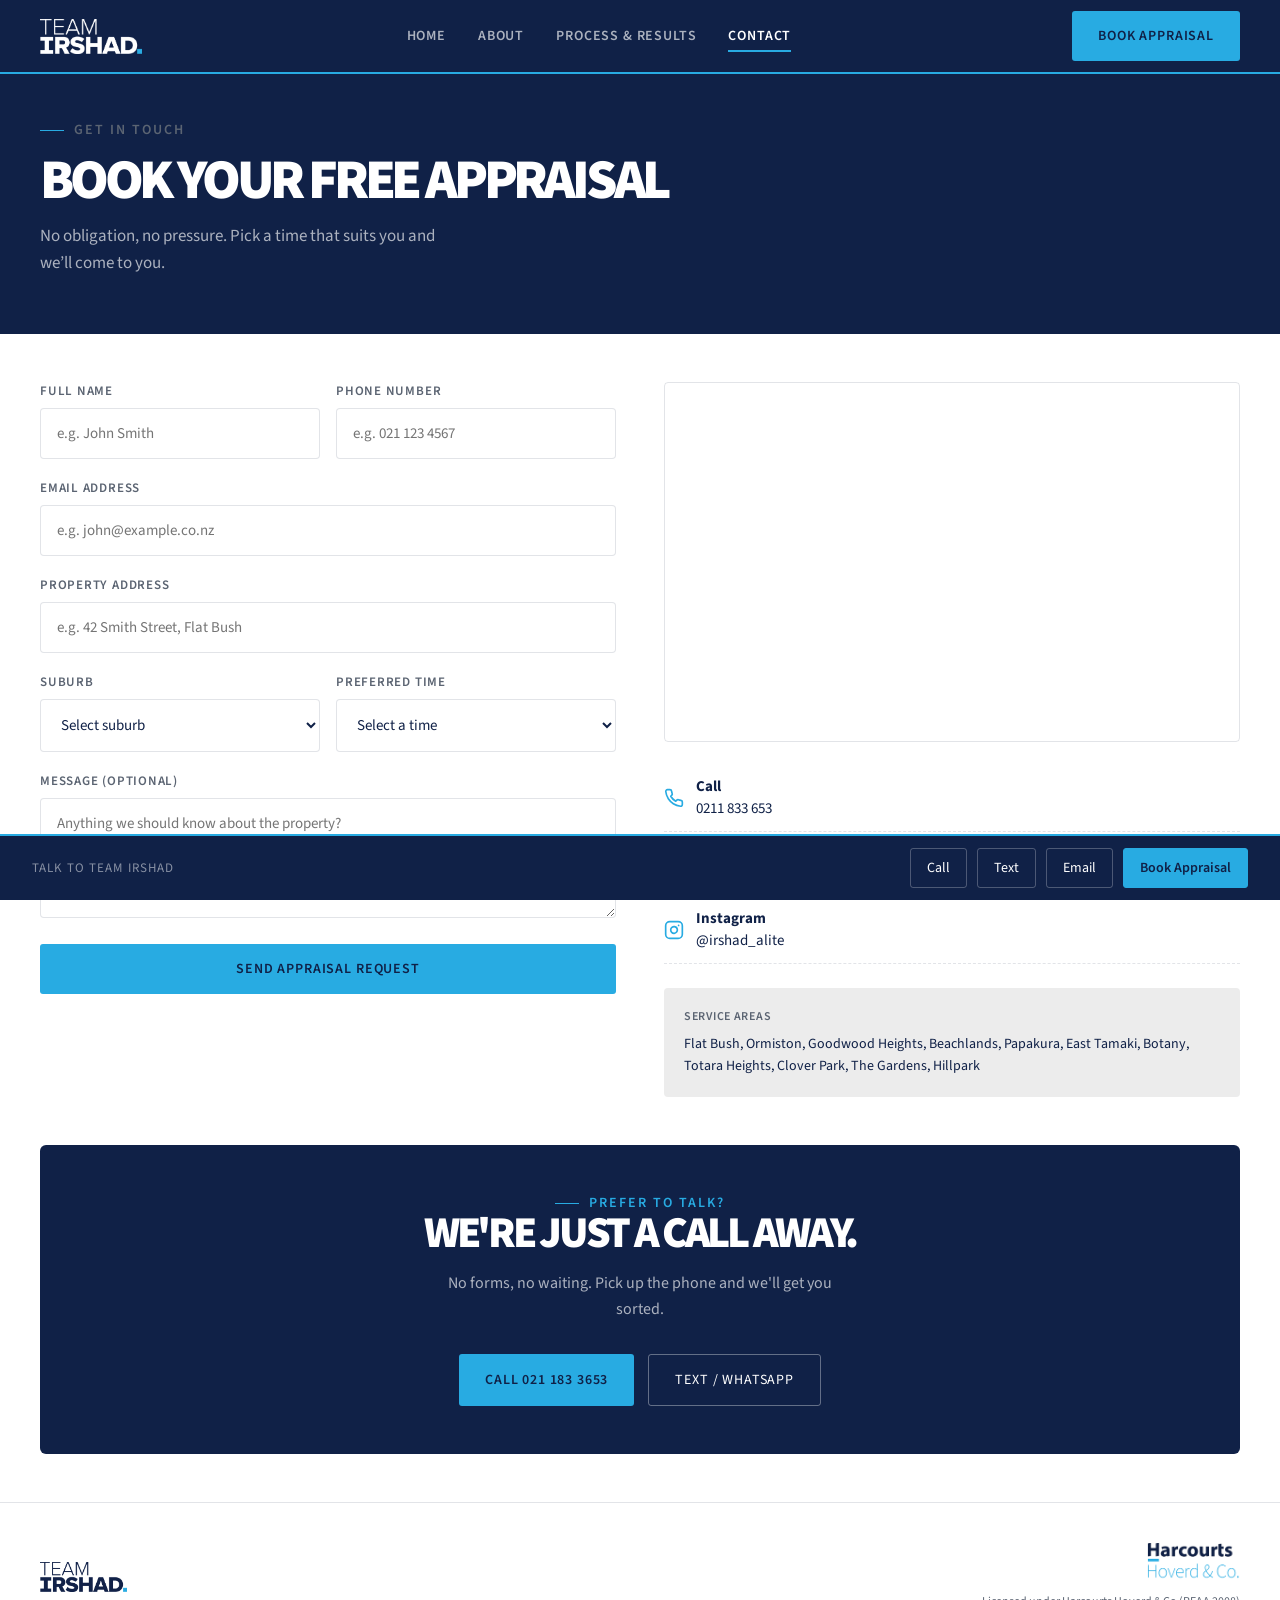
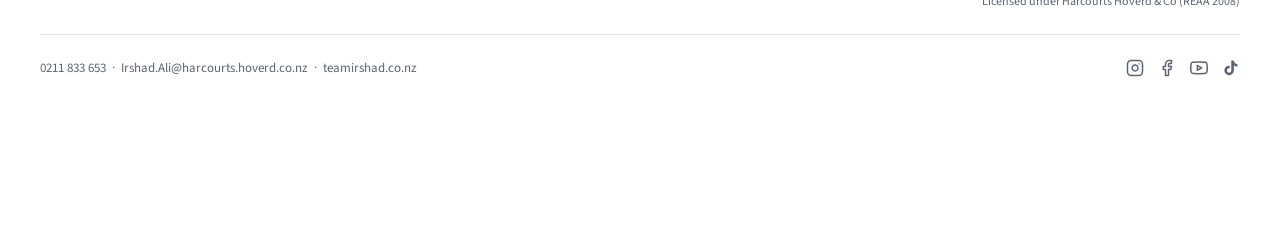
<file: contact.html>
<!DOCTYPE html>
<html lang="en">
<head>
<meta name="robots" content="noindex, nofollow">
<meta charset="UTF-8">
<meta name="viewport" content="width=device-width, initial-scale=1.0">
<title>Contact | Team Irshad | Book a Free Appraisal</title>
<meta name="description" content="Book a free property appraisal with Team Irshad. Call, text, or fill out the form. Flat Bush, Ormiston, Beachlands &amp; surrounds.">
<meta property="og:title" content="Contact | Team Irshad">
<meta property="og:description" content="Book a free property appraisal. Call, text, or fill out the form.">
<meta property="og:type" content="website">
<meta property="og:url" content="https://teamirshad.co.nz/contact">
<meta property="og:image" content="https://teamirshad.co.nz/images/team-irshad-logo-hero.png">
<meta property="og:locale" content="en_NZ">
<meta property="og:site_name" content="Team Irshad">
<meta name="twitter:card" content="summary_large_image">
<meta name="twitter:title" content="Contact | Team Irshad">
<meta name="twitter:description" content="Book a free property appraisal. Call, text, or fill out the form.">
<meta name="twitter:image" content="https://teamirshad.co.nz/images/team-irshad-logo-hero.png">
<link rel="canonical" href="https://teamirshad.co.nz/contact">
<link rel="icon" href="data:image/svg+xml,<svg xmlns='http://www.w3.org/2000/svg' viewBox='0 0 100 100'><rect width='100' height='100' fill='%23102147'/><text x='50' y='68' text-anchor='middle' font-size='54' font-weight='900' fill='%2328ABE2' font-family='sans-serif'>TI</text></svg>">
<link rel="preconnect" href="https://fonts.googleapis.com">
<link rel="preconnect" href="https://fonts.gstatic.com" crossorigin>
<link href="https://fonts.googleapis.com/css2?family=Source+Sans+3:ital,wght@0,300;0,400;0,600;0,700;0,900;1,400&display=swap" rel="stylesheet">
<link rel="stylesheet" href="styles.css">
<script async src="https://www.googletagmanager.com/gtag/js?id=G-YJT1R3XH47"></script><script>window.dataLayer=window.dataLayer||[];function gtag(){dataLayer.push(arguments);}gtag("js",new Date());gtag("config","G-YJT1R3XH47");</script><script type="application/ld+json">
{
  "@context": "https://schema.org",
  "@type": "ContactPage",
  "name": "Contact Team Irshad",
  "url": "https://teamirshad.co.nz/contact",
  "mainEntity": {
    "@type": "RealEstateAgent",
    "name": "Team Irshad",
    "telephone": "0211 833 653",
    "email": "Irshad.Ali@harcourts.hoverd.co.nz",
    "areaServed": ["Flat Bush","Ormiston","Goodwood Heights","Beachlands","Papakura","East Tamaki","Botany","Totara Heights","Clover Park","The Gardens","Hillpark"]  }
}
</script>
</head>
<body>

<!-- HEADER -->
<header class="site-header">
  <div class="wrap">
    <a href="/team-irshad-preview/" class="site-logo"><img src="images/team-irshad-logo-hero.png" alt="Team Irshad"></a>
    <nav class="site-nav">
              <a href="/team-irshad-preview/">Home</a>
              <a href="/team-irshad-preview/about.html">About</a>
              <a href="/team-irshad-preview/results.html">Process &amp; Results</a>
              <a href="/team-irshad-preview/contact.html" class="active">Contact</a>
          </nav>
    <a href="/team-irshad-preview/contact.html" class="btn btn-primary header-cta">Book Appraisal</a>
    <button class="menu-toggle" aria-label="Open menu"><span></span><span></span><span></span></button>
  </div>
</header>
<div class="mobile-overlay"></div>
<nav class="mobile-nav">
      <a href="/team-irshad-preview/">Home</a>
      <a href="/team-irshad-preview/about.html">About</a>
      <a href="/team-irshad-preview/results.html">Process &amp; Results</a>
      <a href="/team-irshad-preview/contact.html" class="active">Contact</a>
    <a href="/team-irshad-preview/contact.html" class="btn btn-primary">Book Appraisal</a>
</nav>

<!-- PAGE HERO -->
<section class="page-hero">
  <div class="wrap">
    <div class="eyebrow">Get in Touch</div>
    <h1>Book your free appraisal</h1>
    <p class="lede">No obligation, no pressure. Pick a time that suits you and we’ll come to you.</p>
  </div>
</section>

<main>

<!-- CONTACT SPLIT -->
<section>
  <div class="wrap">
    <div class="contact-split">
      <!-- FORM -->
      <div class="reveal">
        <form id="appraisal-form" action="https://formspree.io/f/xkodeyag" method="POST">
          <div class="form-row">
            <div class="form-group">
              <label for="name">Full Name</label>
              <input type="text" id="name" name="name" placeholder="e.g. John Smith" required>
            </div>
            <div class="form-group">
              <label for="phone">Phone Number</label>
              <input type="tel" id="phone" name="phone" placeholder="e.g. 021 123 4567" required>
            </div>
          </div>
          <div class="form-group">
            <label for="email">Email Address</label>
            <input type="email" id="email" name="email" placeholder="e.g. john@example.co.nz">
          </div>
          <div class="form-group">
            <label for="address">Property Address</label>
            <input type="text" id="address" name="address" placeholder="e.g. 42 Smith Street, Flat Bush" required>
          </div>
          <div class="form-row">
            <div class="form-group">
              <label for="suburb">Suburb</label>
              <select id="suburb" name="suburb">
                <option value="">Select suburb</option>
                                  <option value="flat-bush">Flat Bush</option>
                                  <option value="ormiston">Ormiston</option>
                                  <option value="goodwood-heights">Goodwood Heights</option>
                                  <option value="beachlands">Beachlands</option>
                                  <option value="papakura">Papakura</option>
                                  <option value="east-tamaki">East Tamaki</option>
                                  <option value="botany">Botany</option>
                                  <option value="totara-heights">Totara Heights</option>
                                  <option value="clover-park">Clover Park</option>
                                  <option value="the-gardens">The Gardens</option>
                                  <option value="hillpark">Hillpark</option>
                                <option value="other">Other</option>
              </select>
            </div>
            <div class="form-group">
              <label for="time">Preferred Time</label>
              <select id="time" name="time">
                <option value="">Select a time</option>
                <option value="weekday-morning">Weekday morning</option>
                <option value="weekday-afternoon">Weekday afternoon</option>
                <option value="weekday-evening">Weekday evening</option>
                <option value="weekend-morning">Weekend morning</option>
                <option value="weekend-afternoon">Weekend afternoon</option>
              </select>
            </div>
          </div>
          <div class="form-group">
            <label for="message">Message (optional)</label>
            <textarea id="message" name="message" placeholder="Anything we should know about the property?"></textarea>
          </div>
          <button type="submit" class="btn btn-primary" style="width:100%;justify-content:center;">Send Appraisal Request</button>
        </form>
      </div>

      <!-- MAP + DETAILS -->
      <div class="reveal reveal-d1">
        <div class="map-frame">
          <iframe src="https://www.google.com/maps?q=Flat+Bush%2C+Auckland%2C+New+Zealand&output=embed" width="100%" height="100%" style="border:0;" allowfullscreen="" loading="lazy" referrerpolicy="no-referrer-when-downgrade" title="Team Irshad service area"></iframe>
        </div>
        <div class="contact-details">
          <a href="tel:0211833653">
            <svg width="20" height="20" viewBox="0 0 24 24" fill="none" stroke="currentColor" stroke-width="2" stroke-linecap="round" stroke-linejoin="round"><path d="M22 16.92v3a2 2 0 0 1-2.18 2 19.79 19.79 0 0 1-8.63-3.07 19.5 19.5 0 0 1-6-6 19.79 19.79 0 0 1-3.07-8.67A2 2 0 0 1 4.11 2h3a2 2 0 0 1 2 1.72 12.84 12.84 0 0 0 .7 2.81 2 2 0 0 1-.45 2.11L8.09 9.91a16 16 0 0 0 6 6l1.27-1.27a2 2 0 0 1 2.11-.45 12.84 12.84 0 0 0 2.81.7A2 2 0 0 1 22 16.92z"/></svg>
            <span><strong>Call</strong><br>0211 833 653</span>
          </a>
          <a href="mailto:Irshad.Ali@harcourts.hoverd.co.nz">
            <svg width="20" height="20" viewBox="0 0 24 24" fill="none" stroke="currentColor" stroke-width="2" stroke-linecap="round" stroke-linejoin="round"><path d="M4 4h16c1.1 0 2 .9 2 2v12c0 1.1-.9 2-2 2H4c-1.1 0-2-.9-2-2V6c0-1.1.9-2 2-2z"/><polyline points="22,6 12,13 2,6"/></svg>
            <span><strong>Email</strong><br>Irshad.Ali@harcourts.hoverd.co.nz</span>
          </a>
          <a href="https://www.instagram.com/irshad_alite/">
            <svg width="20" height="20" viewBox="0 0 24 24" fill="none" stroke="currentColor" stroke-width="2" stroke-linecap="round" stroke-linejoin="round"><rect x="2" y="2" width="20" height="20" rx="5" ry="5"/><path d="M16 11.37A4 4 0 1 1 12.63 8 4 4 0 0 1 16 11.37z"/><line x1="17.5" y1="6.5" x2="17.51" y2="6.5"/></svg>
            <span><strong>Instagram</strong><br>@irshad_alite</span>
          </a>
        </div>
        <div style="margin-top:24px;padding:20px;background:var(--paper-2);border-radius:var(--radius);">
          <div style="font-size:12px;font-weight:600;text-transform:uppercase;letter-spacing:0.06em;color:var(--slate);margin-bottom:8px;">Service Areas</div>
          <div style="font-size:14px;line-height:1.6;">Flat Bush, Ormiston, Goodwood Heights, Beachlands, Papakura, East Tamaki, Botany, Totara Heights, Clover Park, The Gardens, Hillpark</div>
        </div>
      </div>
    </div>
  </div>
</section>

<!-- FINAL CTA -->
<section style="padding-top:0;">
  <div class="wrap">
    <div class="final-cta reveal">
      <div class="eyebrow" style="justify-content:center;color:var(--brass);">Prefer to Talk?</div>
      <h2>We're just a call away.</h2>
      <p>No forms, no waiting. Pick up the phone and we'll get you sorted.</p>
      <div class="cta-row">
                  <a class="btn btn-primary" href="tel:0211833653">Call 021 183 3653</a>
                  <a class="btn btn-ghost" href="#">Text / WhatsApp</a>
              </div>
    </div>
  </div>
</section>

</main>

<!-- FOOTER -->
<footer>
  <div class="wrap">
    <div class="footer-top">
      <div class="footer-logos">
        <img src="images/team-irshad-logo-footer.png" alt="Team Irshad" style="height:30px;width:auto;">
      </div>
      <div class="footer-logos" style="flex-direction:column;align-items:flex-end;gap:8px;">
        <img src="images/harcourts-logo.png" alt="Harcourts Hoverd &amp; Co" style="height:42px;width:auto;">
        <div style="font-size:12px;color:var(--slate);">Licensed under Harcourts Hoverd &amp; Co (REAA 2008)</div>
      </div>
    </div>
    <div class="footer-bottom">
      <div><a href="tel:0211833653">0211 833 653</a> &nbsp;&middot;&nbsp; <a href="mailto:Irshad.Ali@harcourts.hoverd.co.nz">Irshad.Ali@harcourts.hoverd.co.nz</a> &nbsp;&middot;&nbsp; teamirshad.co.nz</div>
      <div class="social-icons">
        <a href="https://www.instagram.com/irshad_alite/" aria-label="Instagram"><svg width="18" height="18" viewBox="0 0 24 24" fill="none" stroke="currentColor" stroke-width="2" stroke-linecap="round" stroke-linejoin="round"><rect x="2" y="2" width="20" height="20" rx="5" ry="5"/><path d="M16 11.37A4 4 0 1 1 12.63 8 4 4 0 0 1 16 11.37z"/><line x1="17.5" y1="6.5" x2="17.51" y2="6.5"/></svg></a>
        <a href="https://www.facebook.com/profile.php?id=61555418934049" aria-label="Facebook"><svg width="18" height="18" viewBox="0 0 24 24" fill="none" stroke="currentColor" stroke-width="2" stroke-linecap="round" stroke-linejoin="round"><path d="M18 2h-3a5 5 0 0 0-5 5v3H7v4h3v8h4v-8h3l1-4h-4V7a1 1 0 0 1 1-1h3z"/></svg></a>
        <a href="https://www.youtube.com/channel/UC_6kbNNnQVJmpCk6oo04pfw" aria-label="YouTube"><svg width="18" height="18" viewBox="0 0 24 24" fill="none" stroke="currentColor" stroke-width="2" stroke-linecap="round" stroke-linejoin="round"><path d="M22.54 6.42a2.78 2.78 0 0 0-1.94-2C18.88 4 12 4 12 4s-6.88 0-8.6.46a2.78 2.78 0 0 0-1.94 2A29 29 0 0 0 1 11.75a29 29 0 0 0 .46 5.33A2.78 2.78 0 0 0 3.4 19.13C5.12 19.56 12 19.56 12 19.56s6.88 0 8.6-.46a2.78 2.78 0 0 0 1.94-2 29 29 0 0 0 .46-5.25 29 29 0 0 0-.46-5.33z"/><polygon points="9.75 15.02 15.5 11.75 9.75 8.48 9.75 15.02"/></svg></a>
        <a href="https://www.tiktok.com/@irshad_alite" aria-label="TikTok"><svg width="18" height="18" viewBox="0 0 24 24" fill="currentColor"><path d="M19.59 6.69a4.83 4.83 0 0 1-3.77-4.25V2h-3.45v13.67a2.89 2.89 0 0 1-2.88 2.5 2.89 2.89 0 0 1-2.89-2.89 2.89 2.89 0 0 1 2.89-2.89c.28 0 .54.04.79.1v-3.51a6.37 6.37 0 0 0-.79-.05A6.34 6.34 0 0 0 3.15 15.2a6.34 6.34 0 0 0 6.34 6.34 6.34 6.34 0 0 0 6.34-6.34V8.82a8.16 8.16 0 0 0 4.76 1.51v-3.4a4.85 4.85 0 0 1-1-.24z"/></svg></a>
      </div>
    </div>
      </div>
</footer>

<!-- STICKY CTA BAR -->
<div class="contact-bar">
  <div class="wrap">
    <div class="label">Talk to Team Irshad</div>
    <div class="contact-links">
      <a href="tel:0211833653">Call</a>
      <a href="/team-irshad-preview/contact.html">Text</a>
      <a href="/team-irshad-preview/contact.html">Email</a>
      <a href="/team-irshad-preview/contact.html" class="primary">Book Appraisal</a>
    </div>
  </div>
</div>

<script src="script.js" defer></script>
</body>
</html>
</file>
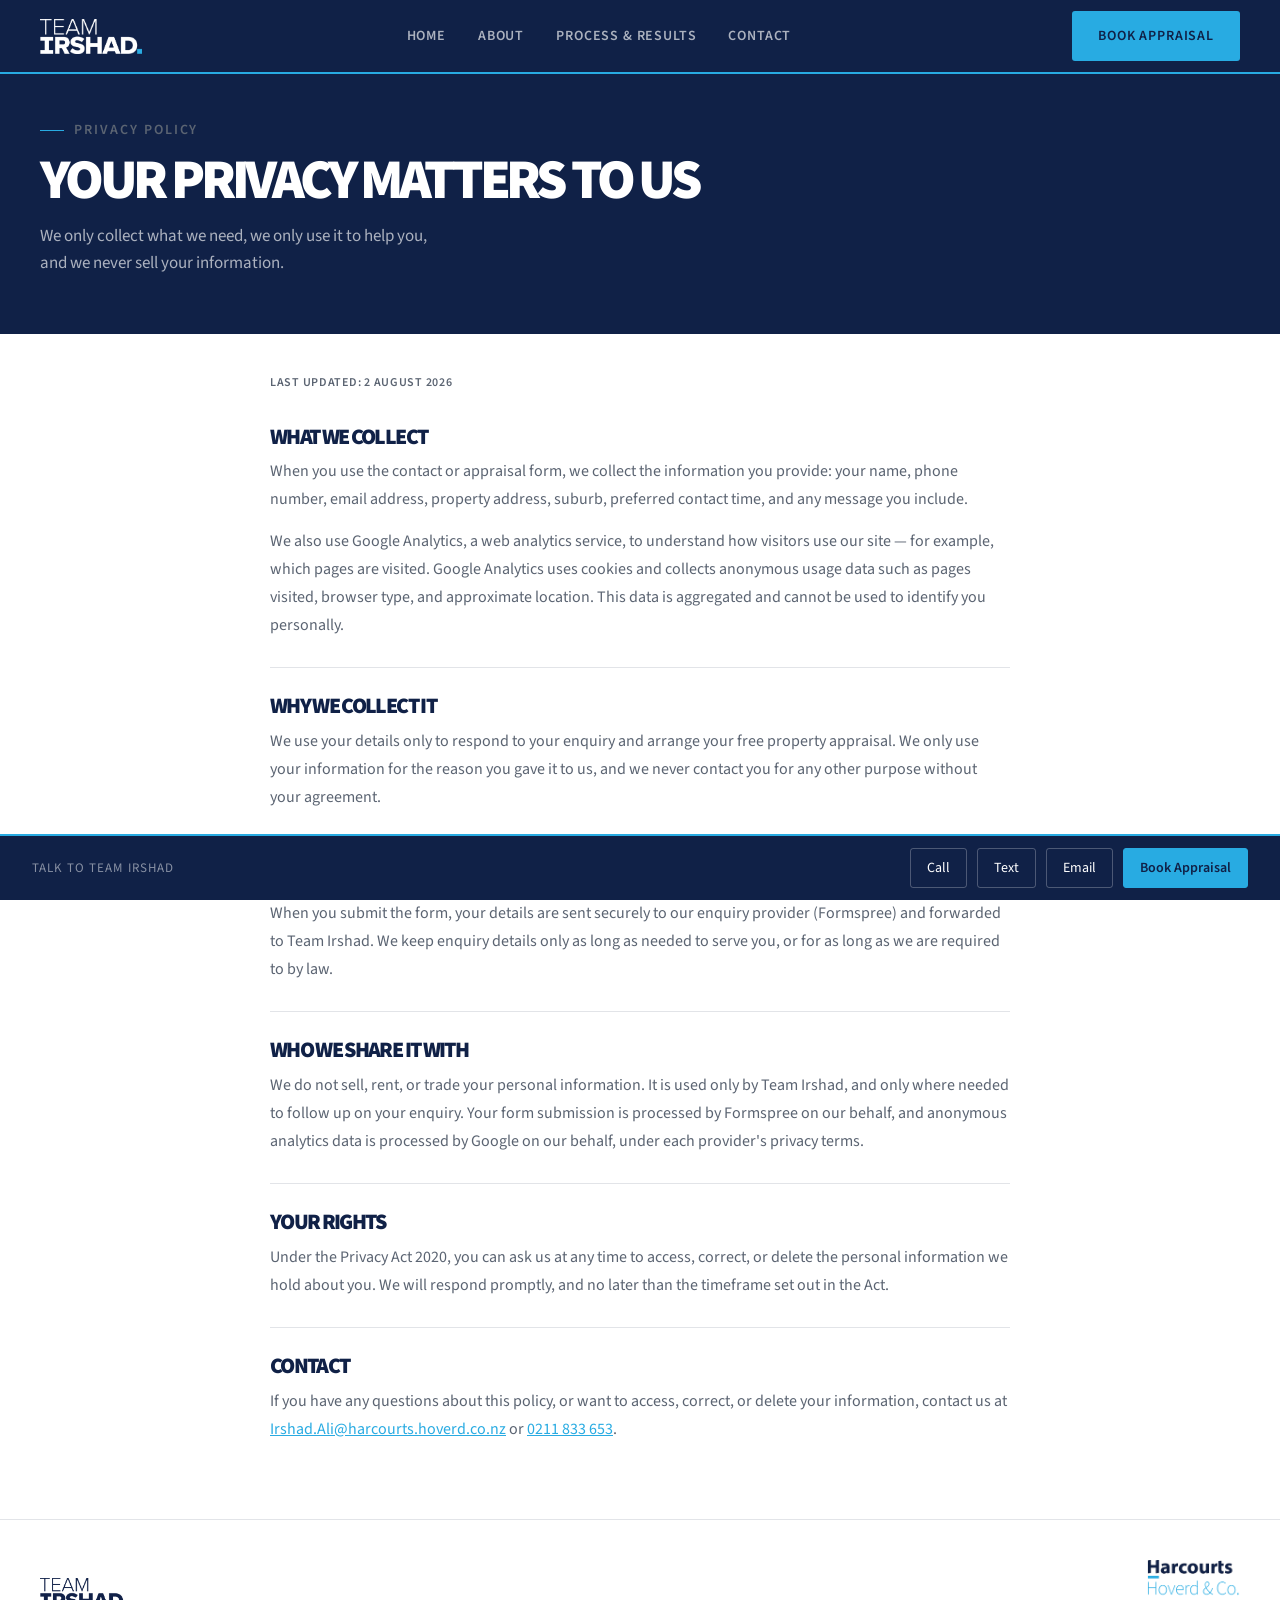
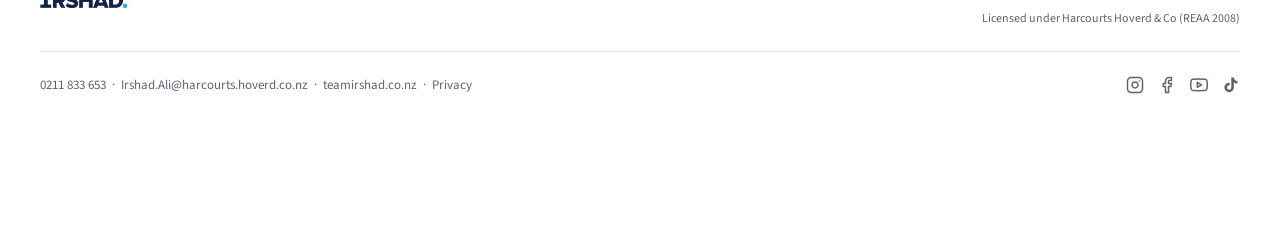
<file: privacy.html>
<!DOCTYPE html>
<html lang="en">
<head>
<meta name="robots" content="noindex, nofollow">
<meta charset="UTF-8">
<meta name="viewport" content="width=device-width, initial-scale=1.0">
<title>Privacy Policy | Team Irshad | Flat Bush &amp; Surrounds</title>
<meta name="description" content="How Team Irshad collects, uses, and protects your personal information, in line with the NZ Privacy Act 2020.">
<meta property="og:title" content="Privacy Policy | Team Irshad">
<meta property="og:description" content="How Team Irshad collects, uses, and protects your personal information.">
<meta property="og:type" content="website">
<meta property="og:url" content="https://teamirshad.co.nz/privacy">
<meta property="og:image" content="https://teamirshad.co.nz/images/team-irshad-logo-hero.png">
<meta property="og:locale" content="en_NZ">
<meta property="og:site_name" content="Team Irshad">
<meta name="twitter:card" content="summary_large_image">
<meta name="twitter:title" content="Privacy Policy | Team Irshad">
<meta name="twitter:description" content="How Team Irshad collects, uses, and protects your personal information.">
<meta name="twitter:image" content="https://teamirshad.co.nz/images/team-irshad-logo-hero.png">
<link rel="canonical" href="https://teamirshad.co.nz/privacy">
<link rel="icon" href="data:image/svg+xml,<svg xmlns='http://www.w3.org/2000/svg' viewBox='0 0 100 100'><rect width='100' height='100' fill='%23102147'/><text x='50' y='68' text-anchor='middle' font-size='54' font-weight='900' fill='%2328ABE2' font-family='sans-serif'>TI</text></svg>">
<link rel="preconnect" href="https://fonts.googleapis.com">
<link rel="preconnect" href="https://fonts.gstatic.com" crossorigin>
<link href="https://fonts.googleapis.com/css2?family=Source+Sans+3:ital,wght@0,300;0,400;0,600;0,700;0,900;1,400&display=swap" rel="stylesheet">
<link rel="stylesheet" href="styles.css">
<script async src="https://www.googletagmanager.com/gtag/js?id=G-YJT1R3XH47"></script><script>window.dataLayer=window.dataLayer||[];function gtag(){dataLayer.push(arguments);}gtag("js",new Date());gtag("config","G-YJT1R3XH47");</script><script type="application/ld+json">
{
  "@context": "https://schema.org",
  "@type": "WebPage",
  "name": "Privacy Policy",
  "url": "https://teamirshad.co.nz/privacy",
  "isPartOf": {
    "@type": "RealEstateAgent",
    "name": "Team Irshad",
    "telephone": "0211 833 653",
    "email": "Irshad.Ali@harcourts.hoverd.co.nz"
  }
}
</script>
</head>
<body>

<!-- HEADER -->
<header class="site-header">
  <div class="wrap">
    <a href="/team-irshad-preview/" class="site-logo"><img src="images/team-irshad-logo-hero.png" alt="Team Irshad"></a>
    <nav class="site-nav">
              <a href="/team-irshad-preview/">Home</a>
              <a href="/team-irshad-preview/about.html">About</a>
              <a href="/team-irshad-preview/results.html">Process &amp; Results</a>
              <a href="/team-irshad-preview/contact.html">Contact</a>
          </nav>
    <a href="/team-irshad-preview/contact.html" class="btn btn-primary header-cta">Book Appraisal</a>
    <button class="menu-toggle" aria-label="Open menu"><span></span><span></span><span></span></button>
  </div>
</header>
<div class="mobile-overlay"></div>
<nav class="mobile-nav">
      <a href="/team-irshad-preview/">Home</a>
      <a href="/team-irshad-preview/about.html">About</a>
      <a href="/team-irshad-preview/results.html">Process &amp; Results</a>
      <a href="/team-irshad-preview/contact.html">Contact</a>
    <a href="/team-irshad-preview/contact.html" class="btn btn-primary">Book Appraisal</a>
</nav>

<!-- PAGE HERO -->
<section class="page-hero">
  <div class="wrap">
    <div class="eyebrow">Privacy Policy</div>
    <h1>Your privacy matters to us</h1>
    <p class="lede">We only collect what we need, we only use it to help you, and we never sell your information.</p>
  </div>
</section>

<main>
<section style="padding-top:0;">
  <div class="wrap privacy">
    <div class="privacy-meta">Last updated: 2 August 2026</div>

    <div class="privacy-section">
      <h2>What we collect</h2>
      <p>When you use the contact or appraisal form, we collect the information you provide: your name, phone number, email address, property address, suburb, preferred contact time, and any message you include.</p>
      <p style="margin-top:14px;">We also use Google Analytics, a web analytics service, to understand how visitors use our site — for example, which pages are visited. Google Analytics uses cookies and collects anonymous usage data such as pages visited, browser type, and approximate location. This data is aggregated and cannot be used to identify you personally.</p>
    </div>

    <div class="privacy-section">
      <h2>Why we collect it</h2>
      <p>We use your details only to respond to your enquiry and arrange your free property appraisal. We only use your information for the reason you gave it to us, and we never contact you for any other purpose without your agreement.</p>
    </div>

    <div class="privacy-section">
      <h2>How we store it</h2>
      <p>When you submit the form, your details are sent securely to our enquiry provider (Formspree) and forwarded to Team Irshad. We keep enquiry details only as long as needed to serve you, or for as long as we are required to by law.</p>
    </div>

    <div class="privacy-section">
      <h2>Who we share it with</h2>
      <p>We do not sell, rent, or trade your personal information. It is used only by Team Irshad, and only where needed to follow up on your enquiry. Your form submission is processed by Formspree on our behalf, and anonymous analytics data is processed by Google on our behalf, under each provider's privacy terms.</p>
    </div>

    <div class="privacy-section">
      <h2>Your rights</h2>
      <p>Under the Privacy Act 2020, you can ask us at any time to access, correct, or delete the personal information we hold about you. We will respond promptly, and no later than the timeframe set out in the Act.</p>
    </div>

    <div class="privacy-section">
      <h2>Contact</h2>
      <p>If you have any questions about this policy, or want to access, correct, or delete your information, contact us at <a href="mailto:Irshad.Ali@harcourts.hoverd.co.nz">Irshad.Ali@harcourts.hoverd.co.nz</a> or <a href="tel:0211833653">0211 833 653</a>.</p>
    </div>
  </div>
</section>
</main>

<!-- FOOTER -->
<footer>
  <div class="wrap">
    <div class="footer-top">
      <div class="footer-logos">
        <img src="images/team-irshad-logo-footer.png" alt="Team Irshad" style="height:30px;width:auto;">
      </div>
      <div class="footer-logos" style="flex-direction:column;align-items:flex-end;gap:8px;">
        <img src="images/harcourts-logo.png" alt="Harcourts Hoverd &amp; Co" style="height:42px;width:auto;">
        <div style="font-size:12px;color:var(--slate);">Licensed under Harcourts Hoverd &amp; Co (REAA 2008)</div>
      </div>
    </div>
    <div class="footer-bottom">
      <div><a href="tel:0211833653">0211 833 653</a> &nbsp;&middot;&nbsp; <a href="mailto:Irshad.Ali@harcourts.hoverd.co.nz">Irshad.Ali@harcourts.hoverd.co.nz</a> &nbsp;&middot;&nbsp; teamirshad.co.nz &nbsp;&middot;&nbsp; <a href="/team-irshad-preview/privacy.html">Privacy</a></div>
      <div class="social-icons">
        <a href="https://www.instagram.com/irshad_alite/" aria-label="Instagram"><svg width="18" height="18" viewBox="0 0 24 24" fill="none" stroke="currentColor" stroke-width="2" stroke-linecap="round" stroke-linejoin="round"><rect x="2" y="2" width="20" height="20" rx="5" ry="5"/><path d="M16 11.37A4 4 0 1 1 12.63 8 4 4 0 0 1 16 11.37z"/><line x1="17.5" y1="6.5" x2="17.51" y2="6.5"/></svg></a>
        <a href="https://www.facebook.com/profile.php?id=61555418934049" aria-label="Facebook"><svg width="18" height="18" viewBox="0 0 24 24" fill="none" stroke="currentColor" stroke-width="2" stroke-linecap="round" stroke-linejoin="round"><path d="M18 2h-3a5 5 0 0 0-5 5v3H7v4h3v8h4v-8h3l1-4h-4V7a1 1 0 0 1 1-1h3z"/></svg></a>
        <a href="https://www.youtube.com/channel/UC_6kbNNnQVJmpCk6oo04pfw" aria-label="YouTube"><svg width="18" height="18" viewBox="0 0 24 24" fill="none" stroke="currentColor" stroke-width="2" stroke-linecap="round" stroke-linejoin="round"><path d="M22.54 6.42a2.78 2.78 0 0 0-1.94-2C18.88 4 12 4 12 4s-6.88 0-8.6.46a2.78 2.78 0 0 0-1.94 2A29 29 0 0 0 1 11.75a29 29 0 0 0 .46 5.33A2.78 2.78 0 0 0 3.4 19.13C5.12 19.56 12 19.56 12 19.56s6.88 0 8.6-.46a2.78 2.78 0 0 0 1.94-2 29 29 0 0 0 .46-5.25 29 29 0 0 0-.46-5.33z"/><polygon points="9.75 15.02 15.5 11.75 9.75 8.48 9.75 15.02"/></svg></a>
        <a href="https://www.tiktok.com/@irshad_alite" aria-label="TikTok"><svg width="18" height="18" viewBox="0 0 24 24" fill="currentColor"><path d="M19.59 6.69a4.83 4.83 0 0 1-3.77-4.25V2h-3.45v13.67a2.89 2.89 0 0 1-2.88 2.5 2.89 2.89 0 0 1-2.89-2.89 2.89 2.89 0 0 1 2.89-2.89c.28 0 .54.04.79.1v-3.51a6.37 6.37 0 0 0-.79-.05A6.34 6.34 0 0 0 3.15 15.2a6.34 6.34 0 0 0 6.34 6.34 6.34 6.34 0 0 0 6.34-6.34V8.82a8.16 8.16 0 0 0 4.76 1.51v-3.4a4.85 4.85 0 0 1-1-.24z"/></svg></a>
      </div>
    </div>
      </div>
</footer>

<!-- STICKY CTA BAR -->
<div class="contact-bar">
  <div class="wrap">
    <div class="label">Talk to Team Irshad</div>
    <div class="contact-links">
      <a href="tel:0211833653">Call</a>
      <a href="/team-irshad-preview/contact.html">Text</a>
      <a href="/team-irshad-preview/contact.html">Email</a>
      <a href="/team-irshad-preview/contact.html" class="primary">Book Appraisal</a>
    </div>
  </div>
</div>

<script src="script.js" defer></script>
</body>
</html>
</file>
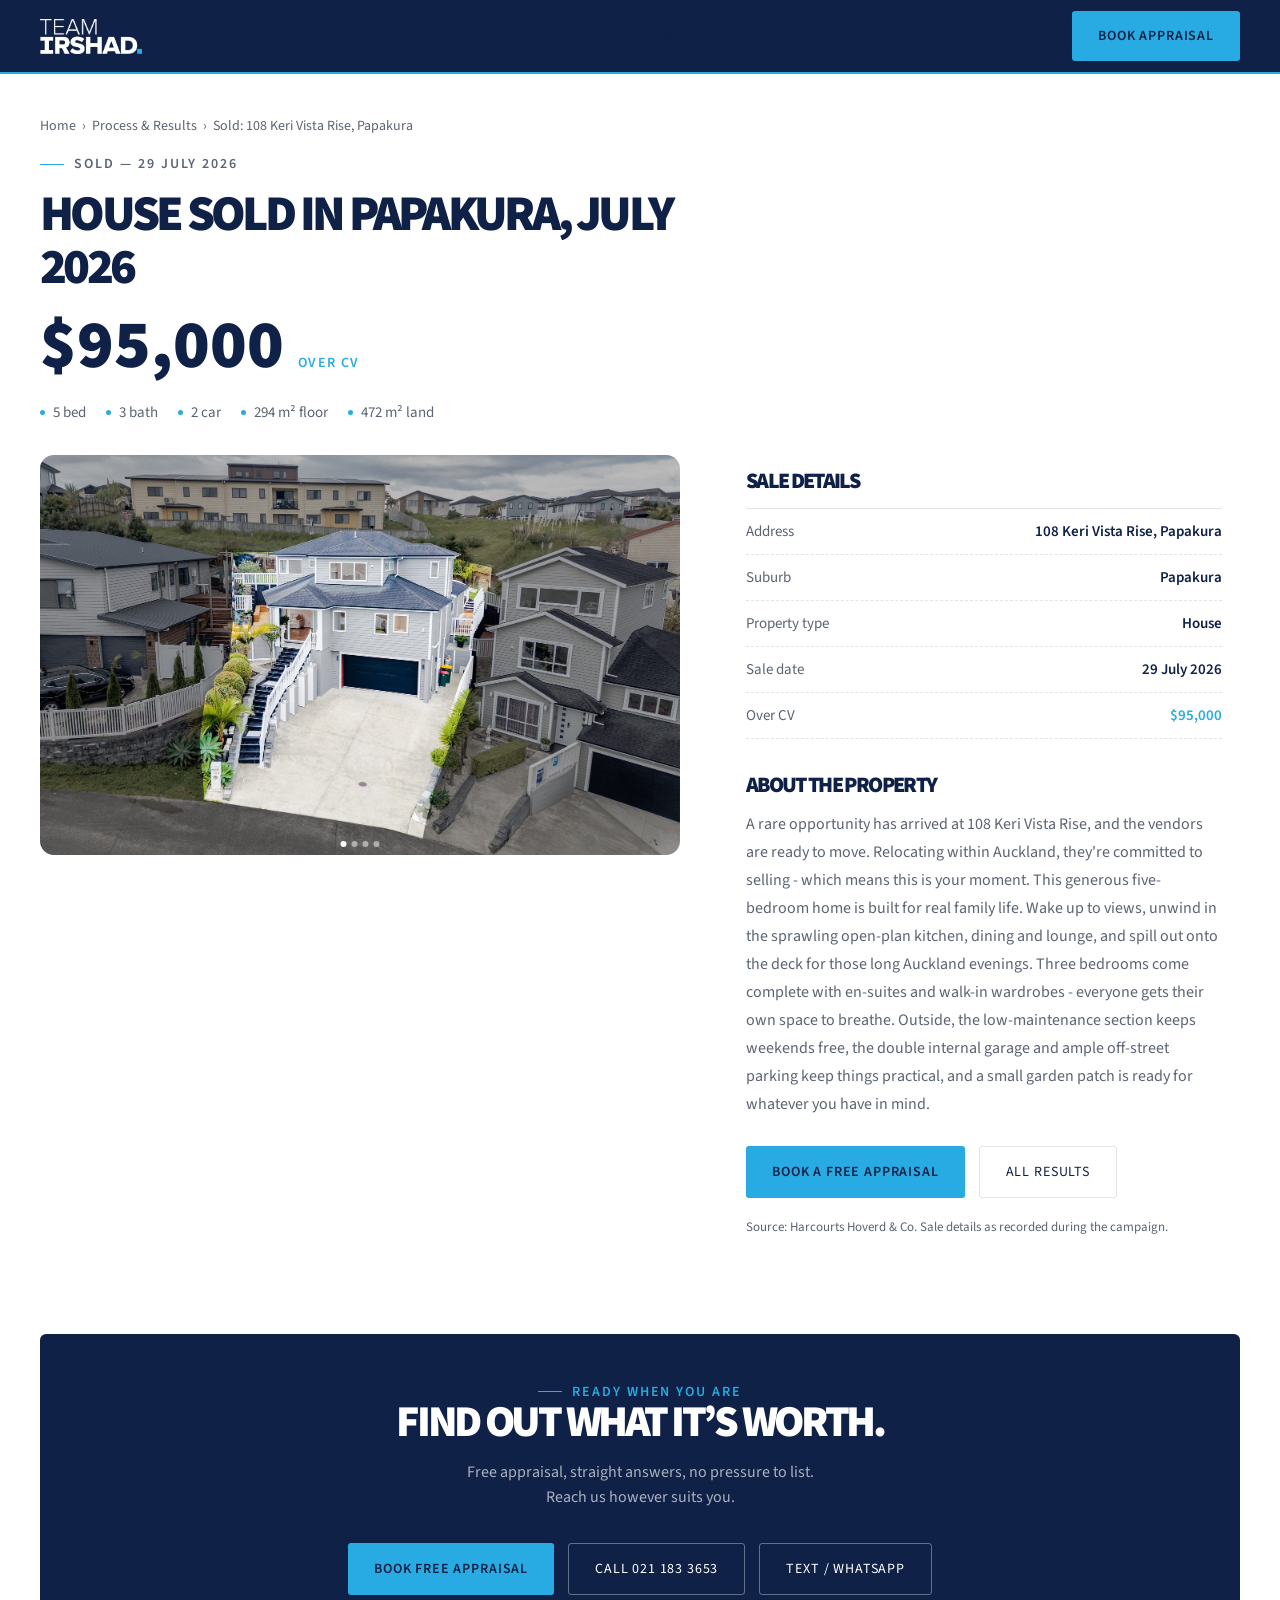
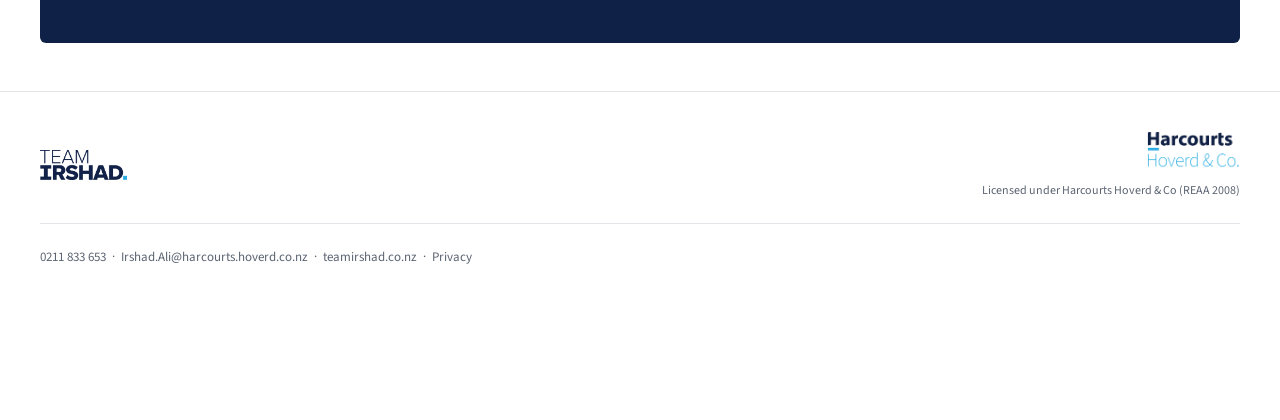
<file: results/108-keri-vista-rise-papakura.html>
<!DOCTYPE html>
<html lang="en">
<head>
<meta name="robots" content="noindex, nofollow">
<meta charset="UTF-8">
<meta name="viewport" content="width=device-width, initial-scale=1.0">
<title>House sold in Papakura, 29 July 2026 | Team Irshad</title>
<meta name="description" content="House sold in Papakura on 29 July 2026 by Team Irshad. Recorded sale details and campaign notes.">
<link rel="canonical" href="https://teamirshad.co.nz/results/108-keri-vista-rise-papakura">
<link rel="icon" href="data:image/svg+xml,<svg xmlns='http://www.w3.org/2000/svg' viewBox='0 0 100 100'><rect width='100' height='100' fill='%23102147'/><text x='50' y='68' text-anchor='middle' font-size='54' font-weight='900' fill='%2328ABE2' font-family='sans-serif'>TI</text></svg>">
<link rel="preconnect" href="https://fonts.googleapis.com">
<link rel="preconnect" href="https://fonts.gstatic.com" crossorigin>
<link href="https://fonts.googleapis.com/css2?family=Source+Sans+3:wght@300;400;600;700;900&display=swap" rel="stylesheet">
<link rel="stylesheet" href="../styles.css">
<script async src="https://www.googletagmanager.com/gtag/js?id=G-YJT1R3XH47"></script><script>window.dataLayer=window.dataLayer||[];function gtag(){dataLayer.push(arguments);}gtag("js",new Date());gtag("config","G-YJT1R3XH47");</script><script type="application/ld+json">{"@context":"https://schema.org","@graph":[{"@type":"WebPage","@id":"https://teamirshad.co.nz/results/108-keri-vista-rise-papakura#webpage","url":"https://teamirshad.co.nz/results/108-keri-vista-rise-papakura","name":"House sold in Papakura, 29 July 2026","description":"Recorded sale details for 108 Keri Vista Rise, Papakura by Team Irshad.","isPartOf":{"@type":"WebSite","@id":"https://teamirshad.co.nz/#website","url":"https://teamirshad.co.nz/"}},{"@type":"BreadcrumbList","@id":"https://teamirshad.co.nz/results/108-keri-vista-rise-papakura#breadcrumb","itemListElement":[{"@type":"ListItem","position":1,"name":"Home","item":"https://teamirshad.co.nz/"},{"@type":"ListItem","position":2,"name":"Process & Results","item":"https://teamirshad.co.nz/results"},{"@type":"ListItem","position":3,"name":"House sold in Papakura","item":"https://teamirshad.co.nz/results/108-keri-vista-rise-papakura"}]}]}</script>
</head>
<body>
<header class="site-header">
  <div class="wrap">
    <a href="/team-irshad-preview/" class="site-logo"><img src="../images/team-irshad-logo-hero.png" alt="Team Irshad"></a>
    <nav>
              <a href="/team-irshad-preview/">Home</a>
              <a href="/team-irshad-preview/about.html">About</a>
              <a href="/team-irshad-preview/results.html">Process &amp; Results</a>
              <a href="/team-irshad-preview/contact.html">Contact</a>
          </nav>
    <a href="/team-irshad-preview/contact.html" class="btn btn-primary header-cta">Book Appraisal</a>
  </div>
</header>

<main>
  <section class="result-head">
    <div class="wrap">
      <nav aria-label="Breadcrumb" class="crumbs">
        <a href="/team-irshad-preview/">Home</a> &nbsp;&rsaquo;&nbsp; <a href="/team-irshad-preview/results.html">Process &amp; Results</a> &nbsp;&rsaquo;&nbsp; <span>Sold: 108 Keri Vista Rise, Papakura</span>
      </nav>
      <div class="eyebrow">Sold — 29 July 2026</div>
      <h1>House sold in Papakura, July 2026</h1>
              <div class="result-headline">
          <span class="val">$95,000</span>          <span class="cap">over CV</span>        </div>
                    <div class="result-specs">
          <span>5 bed</span><span>3 bath</span><span>2 car</span><span>294 m² floor</span><span>472 m² land</span>        </div>
          </div>
  </section>

  <section class="section-sm">
    <div class="wrap">
      <div class="result-split">
                                  <div class="result-gallery">
            <div class="card-carousel" data-carousel>
              <div class="carousel-track">
                                  <img src="../admin/uploads/properties/papakura-ae0e8a5b-bb1.jpg" alt="108 Keri Vista Rise, Papakura" loading="lazy">
                                  <img src="../admin/uploads/properties/papakura-678bfe85-d50.jpg" alt="108 Keri Vista Rise, Papakura" loading="lazy">
                                  <img src="../admin/uploads/properties/papakura-0292d020-3b6.jpg" alt="108 Keri Vista Rise, Papakura" loading="lazy">
                                  <img src="../admin/uploads/properties/Papakura-6acc2e9be7a5c.jpg" alt="108 Keri Vista Rise" loading="lazy">
                              </div>
                              <button class="carousel-btn carousel-prev" aria-label="Previous image">&lsaquo;</button>
                <button class="carousel-btn carousel-next" aria-label="Next image">&rsaquo;</button>
                <div class="carousel-dots">
                  <span class="dot active"></span><span class="dot"></span><span class="dot"></span><span class="dot"></span>                </div>
                          </div>
          </div>
        
        <div class="result-body">
          <h2>Sale details</h2>
          <div class="stat-table">
                                        <div class="stat-row">
                <span>Address</span><span>108 Keri Vista Rise, Papakura</span>
              </div>
                                        <div class="stat-row">
                <span>Suburb</span><span>Papakura</span>
              </div>
                                        <div class="stat-row">
                <span>Property type</span><span>House</span>
              </div>
                                        <div class="stat-row">
                <span>Sale date</span><span>29 July 2026</span>
              </div>
                                        <div class="stat-row highlight">
                <span>Over CV</span><span>$95,000</span>
              </div>
                      </div>

                      <h2 class="result-sub">About the property</h2>
            <p class="result-desc">A rare opportunity has arrived at 108 Keri Vista Rise, and the vendors are ready to move. Relocating within Auckland, they&#039;re committed to selling - which means this is your moment. This generous five-bedroom home is built for real family life. Wake up to views, unwind in the sprawling open-plan kitchen, dining and lounge, and spill out onto the deck for those long Auckland evenings. Three bedrooms come complete with en-suites and walk-in wardrobes - everyone gets their own space to breathe. Outside, the low-maintenance section keeps weekends free, the double internal garage and ample off-street parking keep things practical, and a small garden patch is ready for whatever you have in mind.</p>
          
          <div class="cta-row">
            <a class="btn btn-primary" href="/team-irshad-preview/contact.html">Book a free appraisal</a>
            <a class="btn btn-outline" href="/team-irshad-preview/results.html">All results</a>
          </div>
                      <p class="result-source">Source: Harcourts Hoverd &amp; Co. Sale details as recorded during the campaign.</p>
                  </div>
      </div>
    </div>
  </section>

    <section>
    <div class="wrap">
      <div class="final-cta reveal">
        <div class="eyebrow" style="justify-content:center;color:var(--brass);">Ready When You Are</div>
        <h2>Find out what it’s worth.</h2>
        <p>Free appraisal, straight answers, no pressure to list. Reach us however suits you.</p>
        <div class="cta-row">
                      <a class="btn btn-primary" href="/team-irshad-preview/contact.html">Book Free Appraisal</a>
                      <a class="btn btn-ghost" href="tel:0211833653">Call 021 183 3653</a>
                      <a class="btn btn-ghost" href="/team-irshad-preview/contact.html">Text / WhatsApp</a>
                  </div>
      </div>
    </div>
  </section>
  </main>

<footer>
  <div class="wrap">
    <div class="footer-top">
      <div class="footer-logos">
        <img src="../images/team-irshad-logo-footer.png" alt="Team Irshad" style="height:30px;width:auto;">
      </div>
      <div class="footer-logos" style="flex-direction:column;align-items:flex-end;gap:8px;">
        <img src="../images/harcourts-logo.png" alt="Harcourts Hoverd &amp; Co" style="height:42px;width:auto;">
        <div style="font-size:12px;color:var(--slate);">Licensed under Harcourts Hoverd &amp; Co (REAA 2008)</div>
      </div>
    </div>
    <div class="footer-bottom">
      <div><a href="tel:0211833653">0211 833 653</a> &nbsp;&middot;&nbsp; <a href="mailto:Irshad.Ali@harcourts.hoverd.co.nz">Irshad.Ali@harcourts.hoverd.co.nz</a> &nbsp;&middot;&nbsp; teamirshad.co.nz &nbsp;&middot;&nbsp; <a href="/team-irshad-preview/privacy.html">Privacy</a></div>
    </div>
  </div>
</footer>
<script src="../script.js"></script>
</body>
</html>
</file>
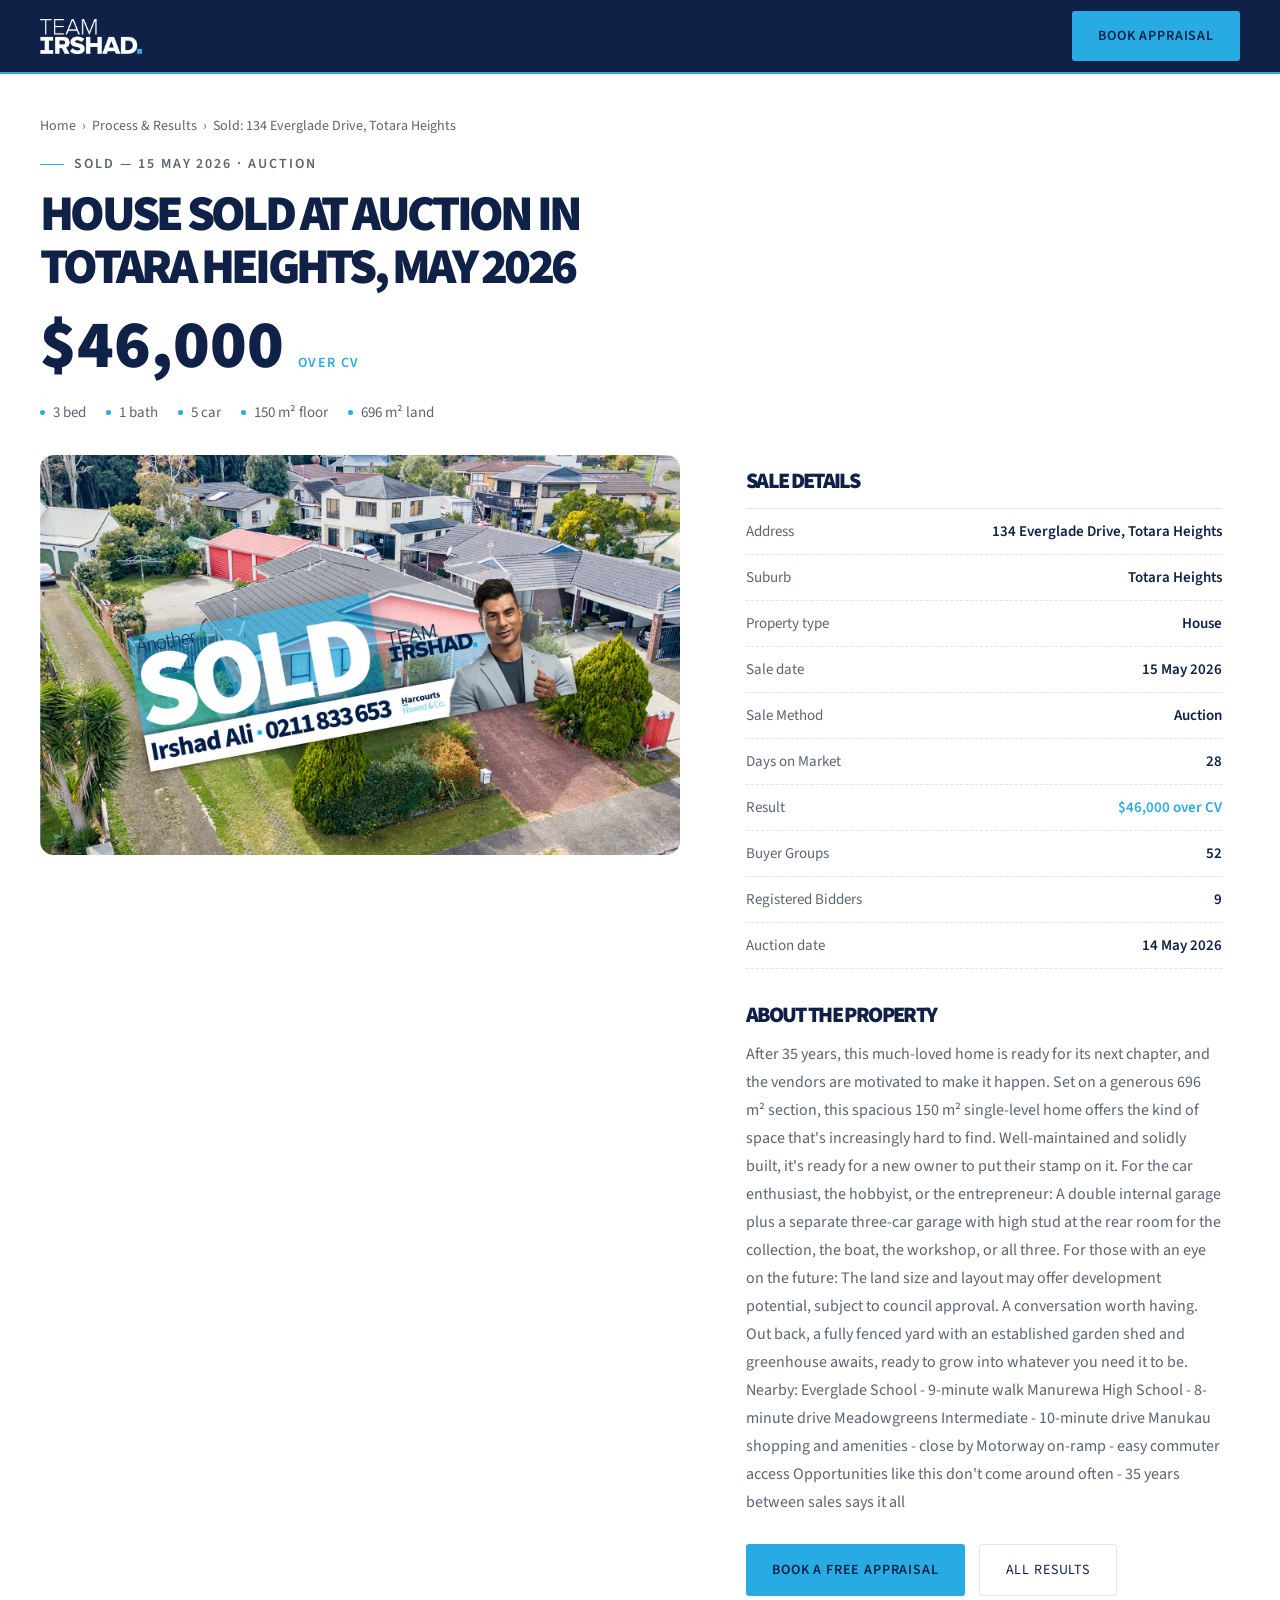
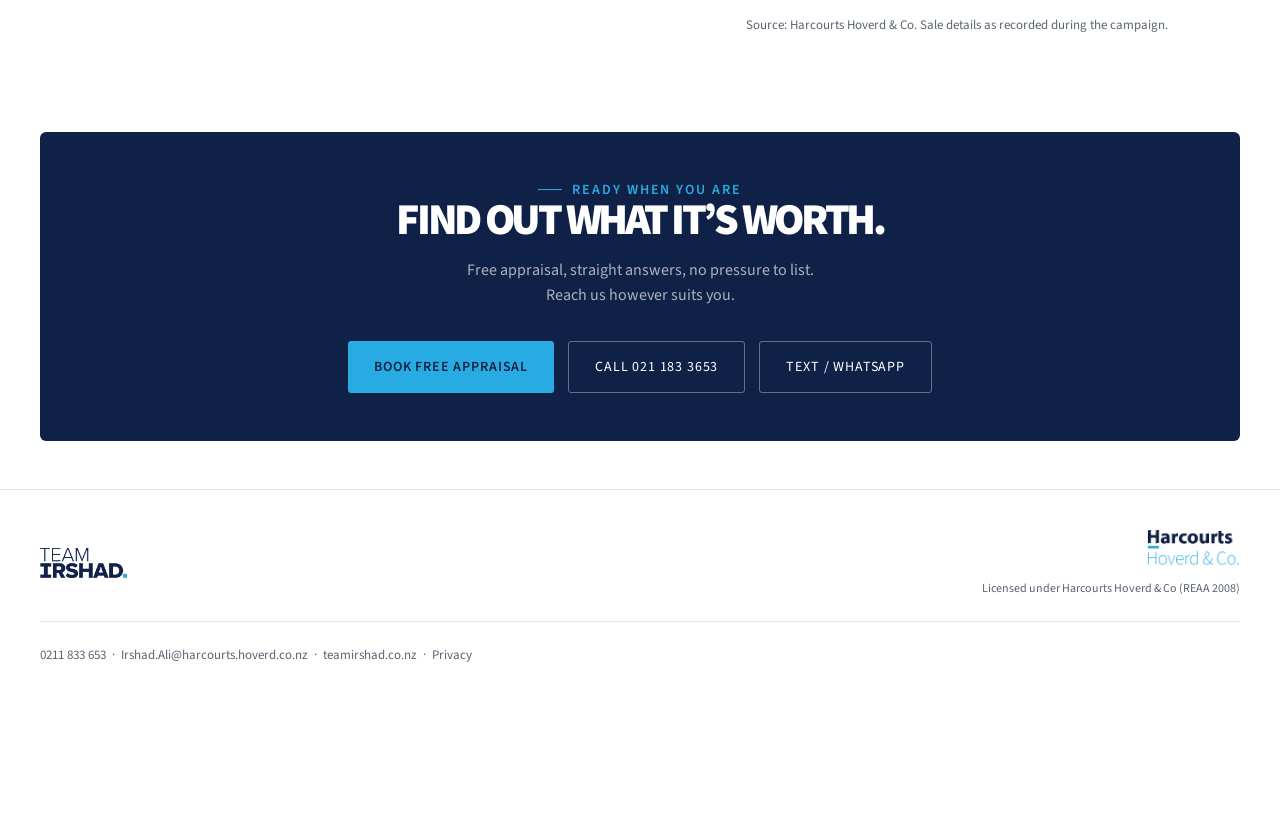
<file: results/134-everglade-drive-totara-heights.html>
<!DOCTYPE html>
<html lang="en">
<head>
<meta name="robots" content="noindex, nofollow">
<meta charset="UTF-8">
<meta name="viewport" content="width=device-width, initial-scale=1.0">
<title>House sold in Totara Heights, 15 May 2026 | Team Irshad</title>
<meta name="description" content="House sold in Totara Heights on 15 May 2026 by Team Irshad. Recorded sale details and campaign notes.">
<link rel="canonical" href="https://teamirshad.co.nz/results/134-everglade-drive-totara-heights">
<link rel="icon" href="data:image/svg+xml,<svg xmlns='http://www.w3.org/2000/svg' viewBox='0 0 100 100'><rect width='100' height='100' fill='%23102147'/><text x='50' y='68' text-anchor='middle' font-size='54' font-weight='900' fill='%2328ABE2' font-family='sans-serif'>TI</text></svg>">
<link rel="preconnect" href="https://fonts.googleapis.com">
<link rel="preconnect" href="https://fonts.gstatic.com" crossorigin>
<link href="https://fonts.googleapis.com/css2?family=Source+Sans+3:wght@300;400;600;700;900&display=swap" rel="stylesheet">
<link rel="stylesheet" href="../styles.css">
<script async src="https://www.googletagmanager.com/gtag/js?id=G-YJT1R3XH47"></script><script>window.dataLayer=window.dataLayer||[];function gtag(){dataLayer.push(arguments);}gtag("js",new Date());gtag("config","G-YJT1R3XH47");</script><script type="application/ld+json">{"@context":"https://schema.org","@graph":[{"@type":"WebPage","@id":"https://teamirshad.co.nz/results/134-everglade-drive-totara-heights#webpage","url":"https://teamirshad.co.nz/results/134-everglade-drive-totara-heights","name":"House sold in Totara Heights, 15 May 2026","description":"Recorded sale details for 134 Everglade Drive, Totara Heights by Team Irshad.","isPartOf":{"@type":"WebSite","@id":"https://teamirshad.co.nz/#website","url":"https://teamirshad.co.nz/"}},{"@type":"BreadcrumbList","@id":"https://teamirshad.co.nz/results/134-everglade-drive-totara-heights#breadcrumb","itemListElement":[{"@type":"ListItem","position":1,"name":"Home","item":"https://teamirshad.co.nz/"},{"@type":"ListItem","position":2,"name":"Process & Results","item":"https://teamirshad.co.nz/results"},{"@type":"ListItem","position":3,"name":"House sold in Totara Heights","item":"https://teamirshad.co.nz/results/134-everglade-drive-totara-heights"}]}]}</script>
</head>
<body>
<header class="site-header">
  <div class="wrap">
    <a href="/team-irshad-preview/" class="site-logo"><img src="../images/team-irshad-logo-hero.png" alt="Team Irshad"></a>
    <nav>
              <a href="/team-irshad-preview/">Home</a>
              <a href="/team-irshad-preview/about.html">About</a>
              <a href="/team-irshad-preview/results.html">Process &amp; Results</a>
              <a href="/team-irshad-preview/contact.html">Contact</a>
          </nav>
    <a href="/team-irshad-preview/contact.html" class="btn btn-primary header-cta">Book Appraisal</a>
  </div>
</header>

<main>
  <section class="result-head">
    <div class="wrap">
      <nav aria-label="Breadcrumb" class="crumbs">
        <a href="/team-irshad-preview/">Home</a> &nbsp;&rsaquo;&nbsp; <a href="/team-irshad-preview/results.html">Process &amp; Results</a> &nbsp;&rsaquo;&nbsp; <span>Sold: 134 Everglade Drive, Totara Heights</span>
      </nav>
      <div class="eyebrow">Sold — 15 May 2026 · Auction</div>
      <h1>House sold at auction in Totara Heights, May 2026</h1>
              <div class="result-headline">
          <span class="val">$46,000</span>          <span class="cap">over CV</span>        </div>
                    <div class="result-specs">
          <span>3 bed</span><span>1 bath</span><span>5 car</span><span>150 m² floor</span><span>696 m² land</span>        </div>
          </div>
  </section>

  <section class="section-sm">
    <div class="wrap">
      <div class="result-split">
                                  <div class="result-gallery">
            <div class="card-carousel" data-carousel>
              <div class="carousel-track">
                                  <img src="../admin/uploads/properties/Totara-Heights-6a66c195407b1.jpg" alt="134 Everglade Drive" loading="lazy">
                              </div>
                          </div>
          </div>
        
        <div class="result-body">
          <h2>Sale details</h2>
          <div class="stat-table">
                                        <div class="stat-row">
                <span>Address</span><span>134 Everglade Drive, Totara Heights</span>
              </div>
                                        <div class="stat-row">
                <span>Suburb</span><span>Totara Heights</span>
              </div>
                                        <div class="stat-row">
                <span>Property type</span><span>House</span>
              </div>
                                        <div class="stat-row">
                <span>Sale date</span><span>15 May 2026</span>
              </div>
                                        <div class="stat-row">
                <span>Sale Method</span><span>Auction</span>
              </div>
                                        <div class="stat-row">
                <span>Days on Market</span><span>28</span>
              </div>
                                        <div class="stat-row highlight">
                <span>Result</span><span>$46,000 over CV</span>
              </div>
                                        <div class="stat-row">
                <span>Buyer Groups</span><span>52</span>
              </div>
                                        <div class="stat-row">
                <span>Registered Bidders</span><span>9</span>
              </div>
                                        <div class="stat-row">
                <span>Auction date</span><span>14 May 2026</span>
              </div>
                      </div>

                      <h2 class="result-sub">About the property</h2>
            <p class="result-desc">After 35 years, this much-loved home is ready for its next chapter, and the vendors are motivated to make it happen. Set on a generous 696 m² section, this spacious 150 m² single-level home offers the kind of space that&#039;s increasingly hard to find. Well-maintained and solidly built, it&#039;s ready for a new owner to put their stamp on it. For the car enthusiast, the hobbyist, or the entrepreneur: A double internal garage plus a separate three-car garage with high stud at the rear room for the collection, the boat, the workshop, or all three. For those with an eye on the future: The land size and layout may offer development potential, subject to council approval. A conversation worth having. Out back, a fully fenced yard with an established garden shed and greenhouse awaits, ready to grow into whatever you need it to be. Nearby: Everglade School - 9-minute walk Manurewa High School - 8-minute drive Meadowgreens Intermediate - 10-minute drive Manukau shopping and amenities - close by Motorway on-ramp - easy commuter access Opportunities like this don&#039;t come around often - 35 years between sales says it all</p>
          
          <div class="cta-row">
            <a class="btn btn-primary" href="/team-irshad-preview/contact.html">Book a free appraisal</a>
            <a class="btn btn-outline" href="/team-irshad-preview/results.html">All results</a>
          </div>
                      <p class="result-source">Source: Harcourts Hoverd &amp; Co. Sale details as recorded during the campaign.</p>
                  </div>
      </div>
    </div>
  </section>

    <section>
    <div class="wrap">
      <div class="final-cta reveal">
        <div class="eyebrow" style="justify-content:center;color:var(--brass);">Ready When You Are</div>
        <h2>Find out what it’s worth.</h2>
        <p>Free appraisal, straight answers, no pressure to list. Reach us however suits you.</p>
        <div class="cta-row">
                      <a class="btn btn-primary" href="/team-irshad-preview/contact.html">Book Free Appraisal</a>
                      <a class="btn btn-ghost" href="tel:0211833653">Call 021 183 3653</a>
                      <a class="btn btn-ghost" href="/team-irshad-preview/contact.html">Text / WhatsApp</a>
                  </div>
      </div>
    </div>
  </section>
  </main>

<footer>
  <div class="wrap">
    <div class="footer-top">
      <div class="footer-logos">
        <img src="../images/team-irshad-logo-footer.png" alt="Team Irshad" style="height:30px;width:auto;">
      </div>
      <div class="footer-logos" style="flex-direction:column;align-items:flex-end;gap:8px;">
        <img src="../images/harcourts-logo.png" alt="Harcourts Hoverd &amp; Co" style="height:42px;width:auto;">
        <div style="font-size:12px;color:var(--slate);">Licensed under Harcourts Hoverd &amp; Co (REAA 2008)</div>
      </div>
    </div>
    <div class="footer-bottom">
      <div><a href="tel:0211833653">0211 833 653</a> &nbsp;&middot;&nbsp; <a href="mailto:Irshad.Ali@harcourts.hoverd.co.nz">Irshad.Ali@harcourts.hoverd.co.nz</a> &nbsp;&middot;&nbsp; teamirshad.co.nz &nbsp;&middot;&nbsp; <a href="/team-irshad-preview/privacy.html">Privacy</a></div>
    </div>
  </div>
</footer>
<script src="../script.js"></script>
</body>
</html>
</file>
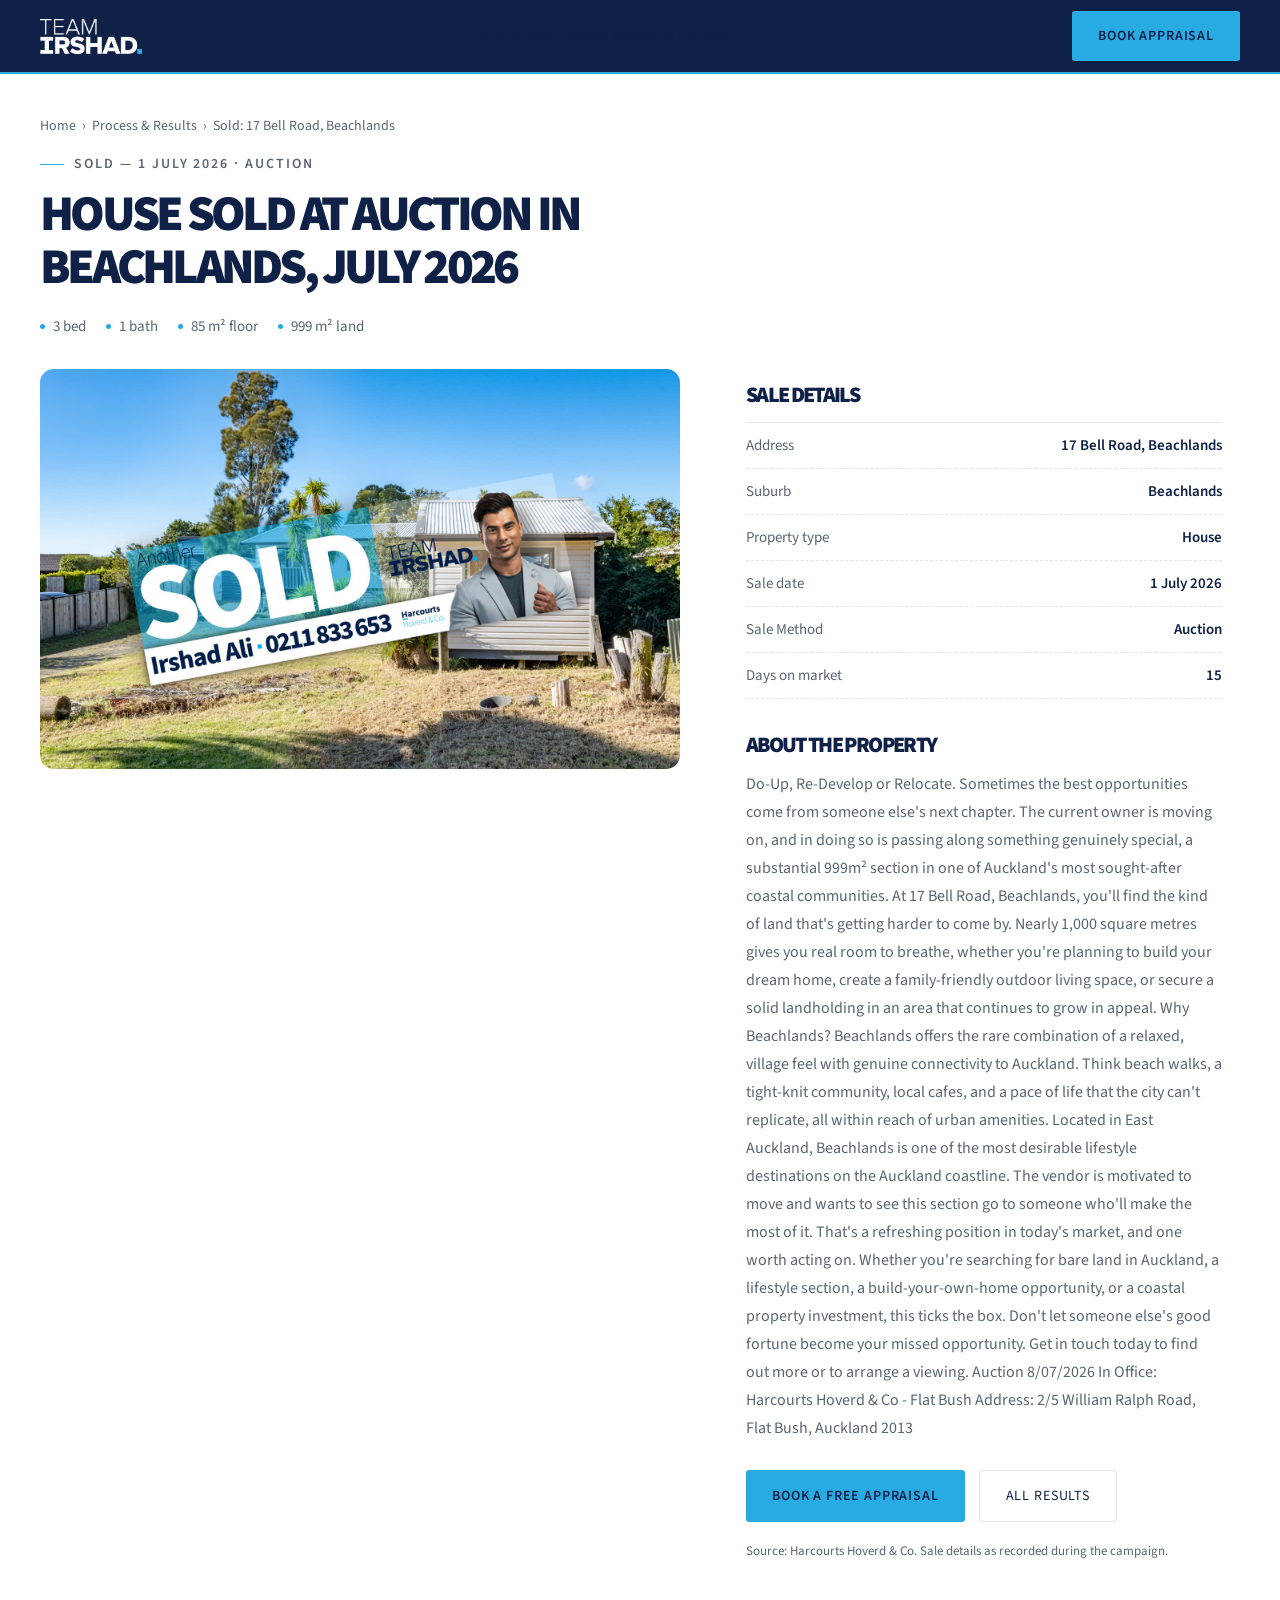
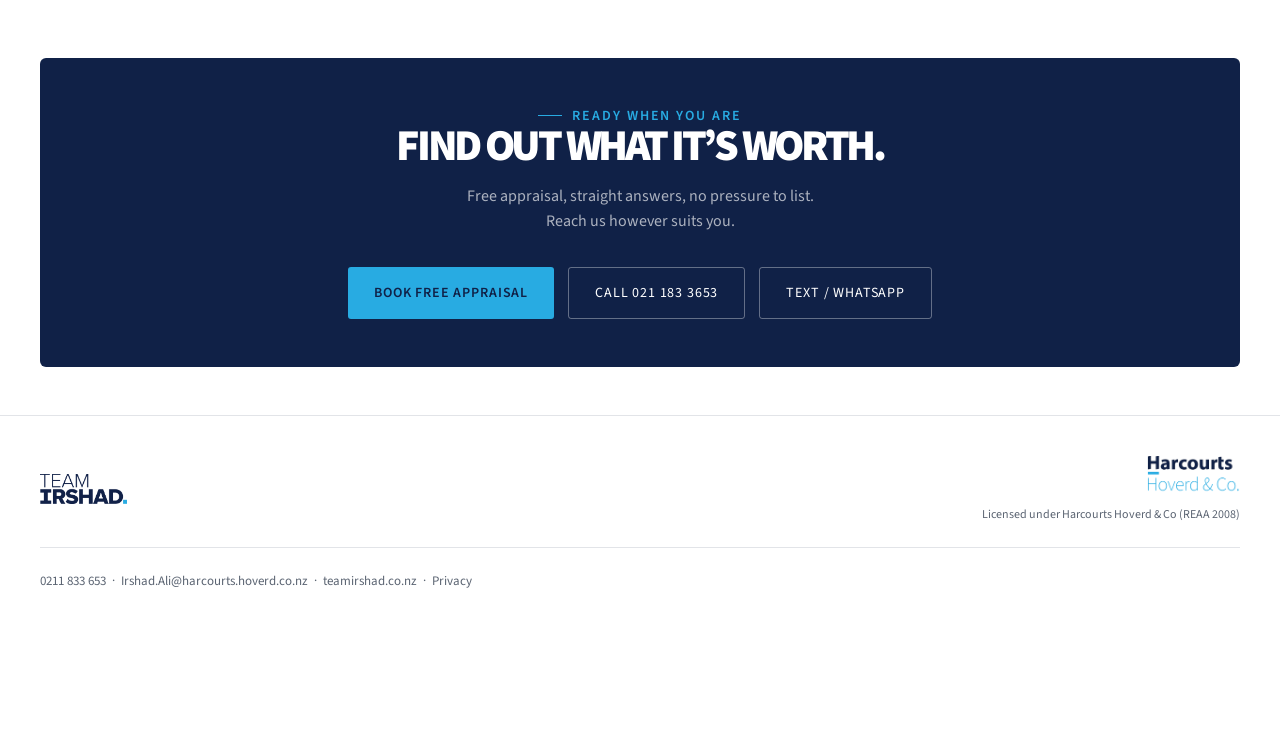
<file: results/17-bell-road-beachlands.html>
<!DOCTYPE html>
<html lang="en">
<head>
<meta name="robots" content="noindex, nofollow">
<meta charset="UTF-8">
<meta name="viewport" content="width=device-width, initial-scale=1.0">
<title>House sold in Beachlands, 1 July 2026 | Team Irshad</title>
<meta name="description" content="House sold in Beachlands on 1 July 2026 by Team Irshad. Recorded sale details and campaign notes.">
<link rel="canonical" href="https://teamirshad.co.nz/results/17-bell-road-beachlands">
<link rel="icon" href="data:image/svg+xml,<svg xmlns='http://www.w3.org/2000/svg' viewBox='0 0 100 100'><rect width='100' height='100' fill='%23102147'/><text x='50' y='68' text-anchor='middle' font-size='54' font-weight='900' fill='%2328ABE2' font-family='sans-serif'>TI</text></svg>">
<link rel="preconnect" href="https://fonts.googleapis.com">
<link rel="preconnect" href="https://fonts.gstatic.com" crossorigin>
<link href="https://fonts.googleapis.com/css2?family=Source+Sans+3:wght@300;400;600;700;900&display=swap" rel="stylesheet">
<link rel="stylesheet" href="../styles.css">
<script async src="https://www.googletagmanager.com/gtag/js?id=G-YJT1R3XH47"></script><script>window.dataLayer=window.dataLayer||[];function gtag(){dataLayer.push(arguments);}gtag("js",new Date());gtag("config","G-YJT1R3XH47");</script><script type="application/ld+json">{"@context":"https://schema.org","@graph":[{"@type":"WebPage","@id":"https://teamirshad.co.nz/results/17-bell-road-beachlands#webpage","url":"https://teamirshad.co.nz/results/17-bell-road-beachlands","name":"House sold in Beachlands, 1 July 2026","description":"Recorded sale details for 17 Bell Road, Beachlands by Team Irshad.","isPartOf":{"@type":"WebSite","@id":"https://teamirshad.co.nz/#website","url":"https://teamirshad.co.nz/"}},{"@type":"BreadcrumbList","@id":"https://teamirshad.co.nz/results/17-bell-road-beachlands#breadcrumb","itemListElement":[{"@type":"ListItem","position":1,"name":"Home","item":"https://teamirshad.co.nz/"},{"@type":"ListItem","position":2,"name":"Process & Results","item":"https://teamirshad.co.nz/results"},{"@type":"ListItem","position":3,"name":"House sold in Beachlands","item":"https://teamirshad.co.nz/results/17-bell-road-beachlands"}]}]}</script>
</head>
<body>
<header class="site-header">
  <div class="wrap">
    <a href="/team-irshad-preview/" class="site-logo"><img src="../images/team-irshad-logo-hero.png" alt="Team Irshad"></a>
    <nav>
              <a href="/team-irshad-preview/">Home</a>
              <a href="/team-irshad-preview/about.html">About</a>
              <a href="/team-irshad-preview/results.html">Process &amp; Results</a>
              <a href="/team-irshad-preview/contact.html">Contact</a>
          </nav>
    <a href="/team-irshad-preview/contact.html" class="btn btn-primary header-cta">Book Appraisal</a>
  </div>
</header>

<main>
  <section class="result-head">
    <div class="wrap">
      <nav aria-label="Breadcrumb" class="crumbs">
        <a href="/team-irshad-preview/">Home</a> &nbsp;&rsaquo;&nbsp; <a href="/team-irshad-preview/results.html">Process &amp; Results</a> &nbsp;&rsaquo;&nbsp; <span>Sold: 17 Bell Road, Beachlands</span>
      </nav>
      <div class="eyebrow">Sold — 1 July 2026 · Auction</div>
      <h1>House sold at auction in Beachlands, July 2026</h1>
                    <div class="result-specs">
          <span>3 bed</span><span>1 bath</span><span>85 m² floor</span><span>999 m² land</span>        </div>
          </div>
  </section>

  <section class="section-sm">
    <div class="wrap">
      <div class="result-split">
                                  <div class="result-gallery">
            <div class="card-carousel" data-carousel>
              <div class="carousel-track">
                                  <img src="../admin/uploads/properties/beachlands-6a66c0f8aba51.jpg" alt="17 Bell Road" loading="lazy">
                              </div>
                          </div>
          </div>
        
        <div class="result-body">
          <h2>Sale details</h2>
          <div class="stat-table">
                                        <div class="stat-row">
                <span>Address</span><span>17 Bell Road, Beachlands</span>
              </div>
                                        <div class="stat-row">
                <span>Suburb</span><span>Beachlands</span>
              </div>
                                        <div class="stat-row">
                <span>Property type</span><span>House</span>
              </div>
                                        <div class="stat-row">
                <span>Sale date</span><span>1 July 2026</span>
              </div>
                                        <div class="stat-row">
                <span>Sale Method</span><span>Auction</span>
              </div>
                                        <div class="stat-row">
                <span>Days on market</span><span>15</span>
              </div>
                      </div>

                      <h2 class="result-sub">About the property</h2>
            <p class="result-desc">Do-Up, Re-Develop or Relocate. Sometimes the best opportunities come from someone else&#039;s next chapter. The current owner is moving on, and in doing so is passing along something genuinely special, a substantial 999m² section in one of Auckland&#039;s most sought-after coastal communities. At 17 Bell Road, Beachlands, you&#039;ll find the kind of land that&#039;s getting harder to come by. Nearly 1,000 square metres gives you real room to breathe, whether you&#039;re planning to build your dream home, create a family-friendly outdoor living space, or secure a solid landholding in an area that continues to grow in appeal. Why Beachlands? Beachlands offers the rare combination of a relaxed, village feel with genuine connectivity to Auckland. Think beach walks, a tight-knit community, local cafes, and a pace of life that the city can&#039;t replicate, all within reach of urban amenities. Located in East Auckland, Beachlands is one of the most desirable lifestyle destinations on the Auckland coastline. The vendor is motivated to move and wants to see this section go to someone who&#039;ll make the most of it. That&#039;s a refreshing position in today&#039;s market, and one worth acting on. Whether you&#039;re searching for bare land in Auckland, a lifestyle section, a build-your-own-home opportunity, or a coastal property investment, this ticks the box. Don&#039;t let someone else&#039;s good fortune become your missed opportunity. Get in touch today to find out more or to arrange a viewing. Auction 8/07/2026 In Office: Harcourts Hoverd &amp; Co - Flat Bush Address: 2/5 William Ralph Road, Flat Bush, Auckland 2013</p>
          
          <div class="cta-row">
            <a class="btn btn-primary" href="/team-irshad-preview/contact.html">Book a free appraisal</a>
            <a class="btn btn-outline" href="/team-irshad-preview/results.html">All results</a>
          </div>
                      <p class="result-source">Source: Harcourts Hoverd &amp; Co. Sale details as recorded during the campaign.</p>
                  </div>
      </div>
    </div>
  </section>

    <section>
    <div class="wrap">
      <div class="final-cta reveal">
        <div class="eyebrow" style="justify-content:center;color:var(--brass);">Ready When You Are</div>
        <h2>Find out what it’s worth.</h2>
        <p>Free appraisal, straight answers, no pressure to list. Reach us however suits you.</p>
        <div class="cta-row">
                      <a class="btn btn-primary" href="/team-irshad-preview/contact.html">Book Free Appraisal</a>
                      <a class="btn btn-ghost" href="tel:0211833653">Call 021 183 3653</a>
                      <a class="btn btn-ghost" href="/team-irshad-preview/contact.html">Text / WhatsApp</a>
                  </div>
      </div>
    </div>
  </section>
  </main>

<footer>
  <div class="wrap">
    <div class="footer-top">
      <div class="footer-logos">
        <img src="../images/team-irshad-logo-footer.png" alt="Team Irshad" style="height:30px;width:auto;">
      </div>
      <div class="footer-logos" style="flex-direction:column;align-items:flex-end;gap:8px;">
        <img src="../images/harcourts-logo.png" alt="Harcourts Hoverd &amp; Co" style="height:42px;width:auto;">
        <div style="font-size:12px;color:var(--slate);">Licensed under Harcourts Hoverd &amp; Co (REAA 2008)</div>
      </div>
    </div>
    <div class="footer-bottom">
      <div><a href="tel:0211833653">0211 833 653</a> &nbsp;&middot;&nbsp; <a href="mailto:Irshad.Ali@harcourts.hoverd.co.nz">Irshad.Ali@harcourts.hoverd.co.nz</a> &nbsp;&middot;&nbsp; teamirshad.co.nz &nbsp;&middot;&nbsp; <a href="/team-irshad-preview/privacy.html">Privacy</a></div>
    </div>
  </div>
</footer>
<script src="../script.js"></script>
</body>
</html>
</file>
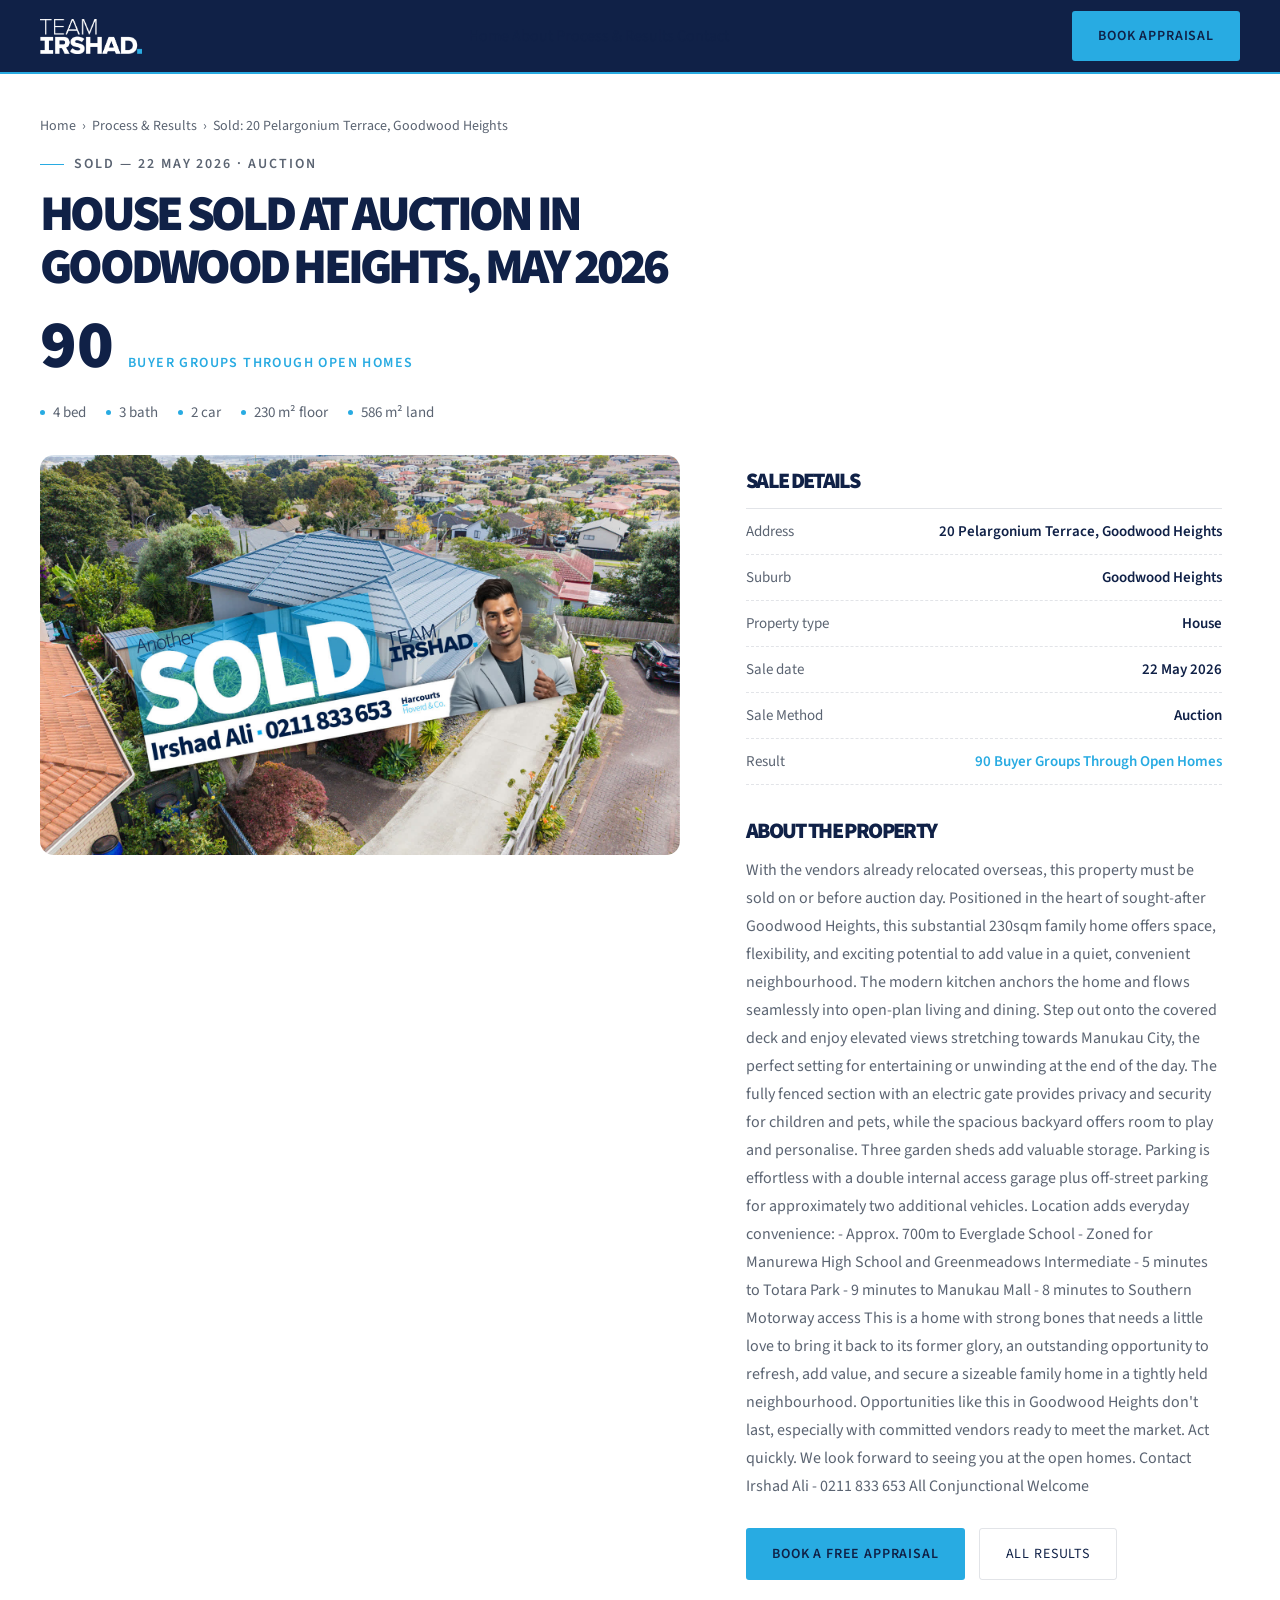
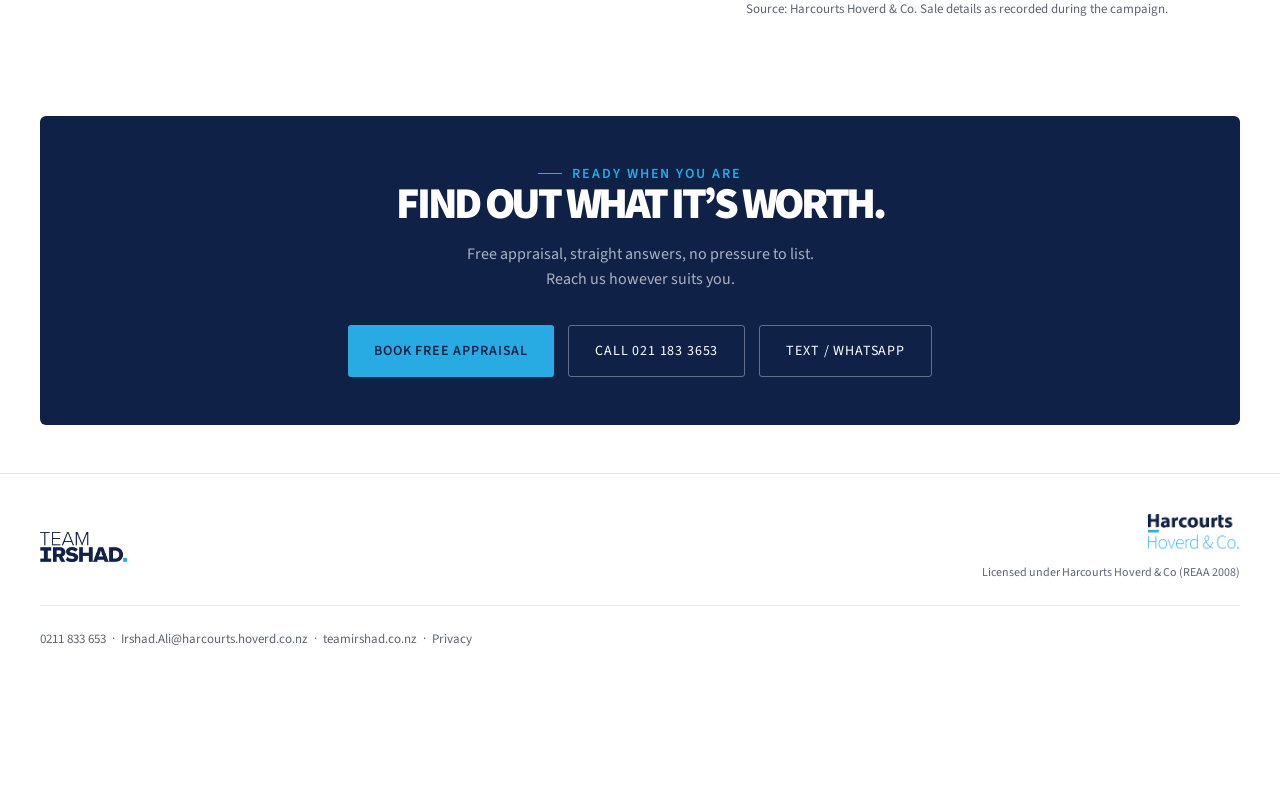
<file: results/20-pelargonium-terrace-goodwood-heights.html>
<!DOCTYPE html>
<html lang="en">
<head>
<meta name="robots" content="noindex, nofollow">
<meta charset="UTF-8">
<meta name="viewport" content="width=device-width, initial-scale=1.0">
<title>House sold in Goodwood Heights, 22 May 2026 | Team Irshad</title>
<meta name="description" content="House sold in Goodwood Heights on 22 May 2026 by Team Irshad. Recorded sale details and campaign notes.">
<link rel="canonical" href="https://teamirshad.co.nz/results/20-pelargonium-terrace-goodwood-heights">
<link rel="icon" href="data:image/svg+xml,<svg xmlns='http://www.w3.org/2000/svg' viewBox='0 0 100 100'><rect width='100' height='100' fill='%23102147'/><text x='50' y='68' text-anchor='middle' font-size='54' font-weight='900' fill='%2328ABE2' font-family='sans-serif'>TI</text></svg>">
<link rel="preconnect" href="https://fonts.googleapis.com">
<link rel="preconnect" href="https://fonts.gstatic.com" crossorigin>
<link href="https://fonts.googleapis.com/css2?family=Source+Sans+3:wght@300;400;600;700;900&display=swap" rel="stylesheet">
<link rel="stylesheet" href="../styles.css">
<script async src="https://www.googletagmanager.com/gtag/js?id=G-YJT1R3XH47"></script><script>window.dataLayer=window.dataLayer||[];function gtag(){dataLayer.push(arguments);}gtag("js",new Date());gtag("config","G-YJT1R3XH47");</script><script type="application/ld+json">{"@context":"https://schema.org","@graph":[{"@type":"WebPage","@id":"https://teamirshad.co.nz/results/20-pelargonium-terrace-goodwood-heights#webpage","url":"https://teamirshad.co.nz/results/20-pelargonium-terrace-goodwood-heights","name":"House sold in Goodwood Heights, 22 May 2026","description":"Recorded sale details for 20 Pelargonium Terrace, Goodwood Heights by Team Irshad.","isPartOf":{"@type":"WebSite","@id":"https://teamirshad.co.nz/#website","url":"https://teamirshad.co.nz/"}},{"@type":"BreadcrumbList","@id":"https://teamirshad.co.nz/results/20-pelargonium-terrace-goodwood-heights#breadcrumb","itemListElement":[{"@type":"ListItem","position":1,"name":"Home","item":"https://teamirshad.co.nz/"},{"@type":"ListItem","position":2,"name":"Process & Results","item":"https://teamirshad.co.nz/results"},{"@type":"ListItem","position":3,"name":"House sold in Goodwood Heights","item":"https://teamirshad.co.nz/results/20-pelargonium-terrace-goodwood-heights"}]}]}</script>
</head>
<body>
<header class="site-header">
  <div class="wrap">
    <a href="/team-irshad-preview/" class="site-logo"><img src="../images/team-irshad-logo-hero.png" alt="Team Irshad"></a>
    <nav>
              <a href="/team-irshad-preview/">Home</a>
              <a href="/team-irshad-preview/about.html">About</a>
              <a href="/team-irshad-preview/results.html">Process &amp; Results</a>
              <a href="/team-irshad-preview/contact.html">Contact</a>
          </nav>
    <a href="/team-irshad-preview/contact.html" class="btn btn-primary header-cta">Book Appraisal</a>
  </div>
</header>

<main>
  <section class="result-head">
    <div class="wrap">
      <nav aria-label="Breadcrumb" class="crumbs">
        <a href="/team-irshad-preview/">Home</a> &nbsp;&rsaquo;&nbsp; <a href="/team-irshad-preview/results.html">Process &amp; Results</a> &nbsp;&rsaquo;&nbsp; <span>Sold: 20 Pelargonium Terrace, Goodwood Heights</span>
      </nav>
      <div class="eyebrow">Sold — 22 May 2026 · Auction</div>
      <h1>House sold at auction in Goodwood Heights, May 2026</h1>
              <div class="result-headline">
          <span class="val">90</span>          <span class="cap">buyer groups through open homes</span>        </div>
                    <div class="result-specs">
          <span>4 bed</span><span>3 bath</span><span>2 car</span><span>230 m² floor</span><span>586 m² land</span>        </div>
          </div>
  </section>

  <section class="section-sm">
    <div class="wrap">
      <div class="result-split">
                                  <div class="result-gallery">
            <div class="card-carousel" data-carousel>
              <div class="carousel-track">
                                  <img src="../admin/uploads/properties/Goodwood-Heights-6a66c136912c7.jpg" alt="20 Pelargonium Terrace" loading="lazy">
                              </div>
                          </div>
          </div>
        
        <div class="result-body">
          <h2>Sale details</h2>
          <div class="stat-table">
                                        <div class="stat-row">
                <span>Address</span><span>20 Pelargonium Terrace, Goodwood Heights</span>
              </div>
                                        <div class="stat-row">
                <span>Suburb</span><span>Goodwood Heights</span>
              </div>
                                        <div class="stat-row">
                <span>Property type</span><span>House</span>
              </div>
                                        <div class="stat-row">
                <span>Sale date</span><span>22 May 2026</span>
              </div>
                                        <div class="stat-row">
                <span>Sale Method</span><span>Auction</span>
              </div>
                                        <div class="stat-row highlight">
                <span>Result</span><span>90 Buyer Groups Through Open Homes</span>
              </div>
                      </div>

                      <h2 class="result-sub">About the property</h2>
            <p class="result-desc">With the vendors already relocated overseas, this property must be sold on or before auction day. Positioned in the heart of sought-after Goodwood Heights, this substantial 230sqm family home offers space, flexibility, and exciting potential to add value in a quiet, convenient neighbourhood. The modern kitchen anchors the home and flows seamlessly into open-plan living and dining. Step out onto the covered deck and enjoy elevated views stretching towards Manukau City, the perfect setting for entertaining or unwinding at the end of the day. The fully fenced section with an electric gate provides privacy and security for children and pets, while the spacious backyard offers room to play and personalise. Three garden sheds add valuable storage. Parking is effortless with a double internal access garage plus off-street parking for approximately two additional vehicles. Location adds everyday convenience: - Approx. 700m to Everglade School - Zoned for Manurewa High School and Greenmeadows Intermediate - 5 minutes to Totara Park - 9 minutes to Manukau Mall - 8 minutes to Southern Motorway access This is a home with strong bones that needs a little love to bring it back to its former glory, an outstanding opportunity to refresh, add value, and secure a sizeable family home in a tightly held neighbourhood. Opportunities like this in Goodwood Heights don&#039;t last, especially with committed vendors ready to meet the market. Act quickly. We look forward to seeing you at the open homes. Contact Irshad Ali - 0211 833 653 All Conjunctional Welcome</p>
          
          <div class="cta-row">
            <a class="btn btn-primary" href="/team-irshad-preview/contact.html">Book a free appraisal</a>
            <a class="btn btn-outline" href="/team-irshad-preview/results.html">All results</a>
          </div>
                      <p class="result-source">Source: Harcourts Hoverd &amp; Co. Sale details as recorded during the campaign.</p>
                  </div>
      </div>
    </div>
  </section>

    <section>
    <div class="wrap">
      <div class="final-cta reveal">
        <div class="eyebrow" style="justify-content:center;color:var(--brass);">Ready When You Are</div>
        <h2>Find out what it’s worth.</h2>
        <p>Free appraisal, straight answers, no pressure to list. Reach us however suits you.</p>
        <div class="cta-row">
                      <a class="btn btn-primary" href="/team-irshad-preview/contact.html">Book Free Appraisal</a>
                      <a class="btn btn-ghost" href="tel:0211833653">Call 021 183 3653</a>
                      <a class="btn btn-ghost" href="/team-irshad-preview/contact.html">Text / WhatsApp</a>
                  </div>
      </div>
    </div>
  </section>
  </main>

<footer>
  <div class="wrap">
    <div class="footer-top">
      <div class="footer-logos">
        <img src="../images/team-irshad-logo-footer.png" alt="Team Irshad" style="height:30px;width:auto;">
      </div>
      <div class="footer-logos" style="flex-direction:column;align-items:flex-end;gap:8px;">
        <img src="../images/harcourts-logo.png" alt="Harcourts Hoverd &amp; Co" style="height:42px;width:auto;">
        <div style="font-size:12px;color:var(--slate);">Licensed under Harcourts Hoverd &amp; Co (REAA 2008)</div>
      </div>
    </div>
    <div class="footer-bottom">
      <div><a href="tel:0211833653">0211 833 653</a> &nbsp;&middot;&nbsp; <a href="mailto:Irshad.Ali@harcourts.hoverd.co.nz">Irshad.Ali@harcourts.hoverd.co.nz</a> &nbsp;&middot;&nbsp; teamirshad.co.nz &nbsp;&middot;&nbsp; <a href="/team-irshad-preview/privacy.html">Privacy</a></div>
    </div>
  </div>
</footer>
<script src="../script.js"></script>
</body>
</html>
</file>
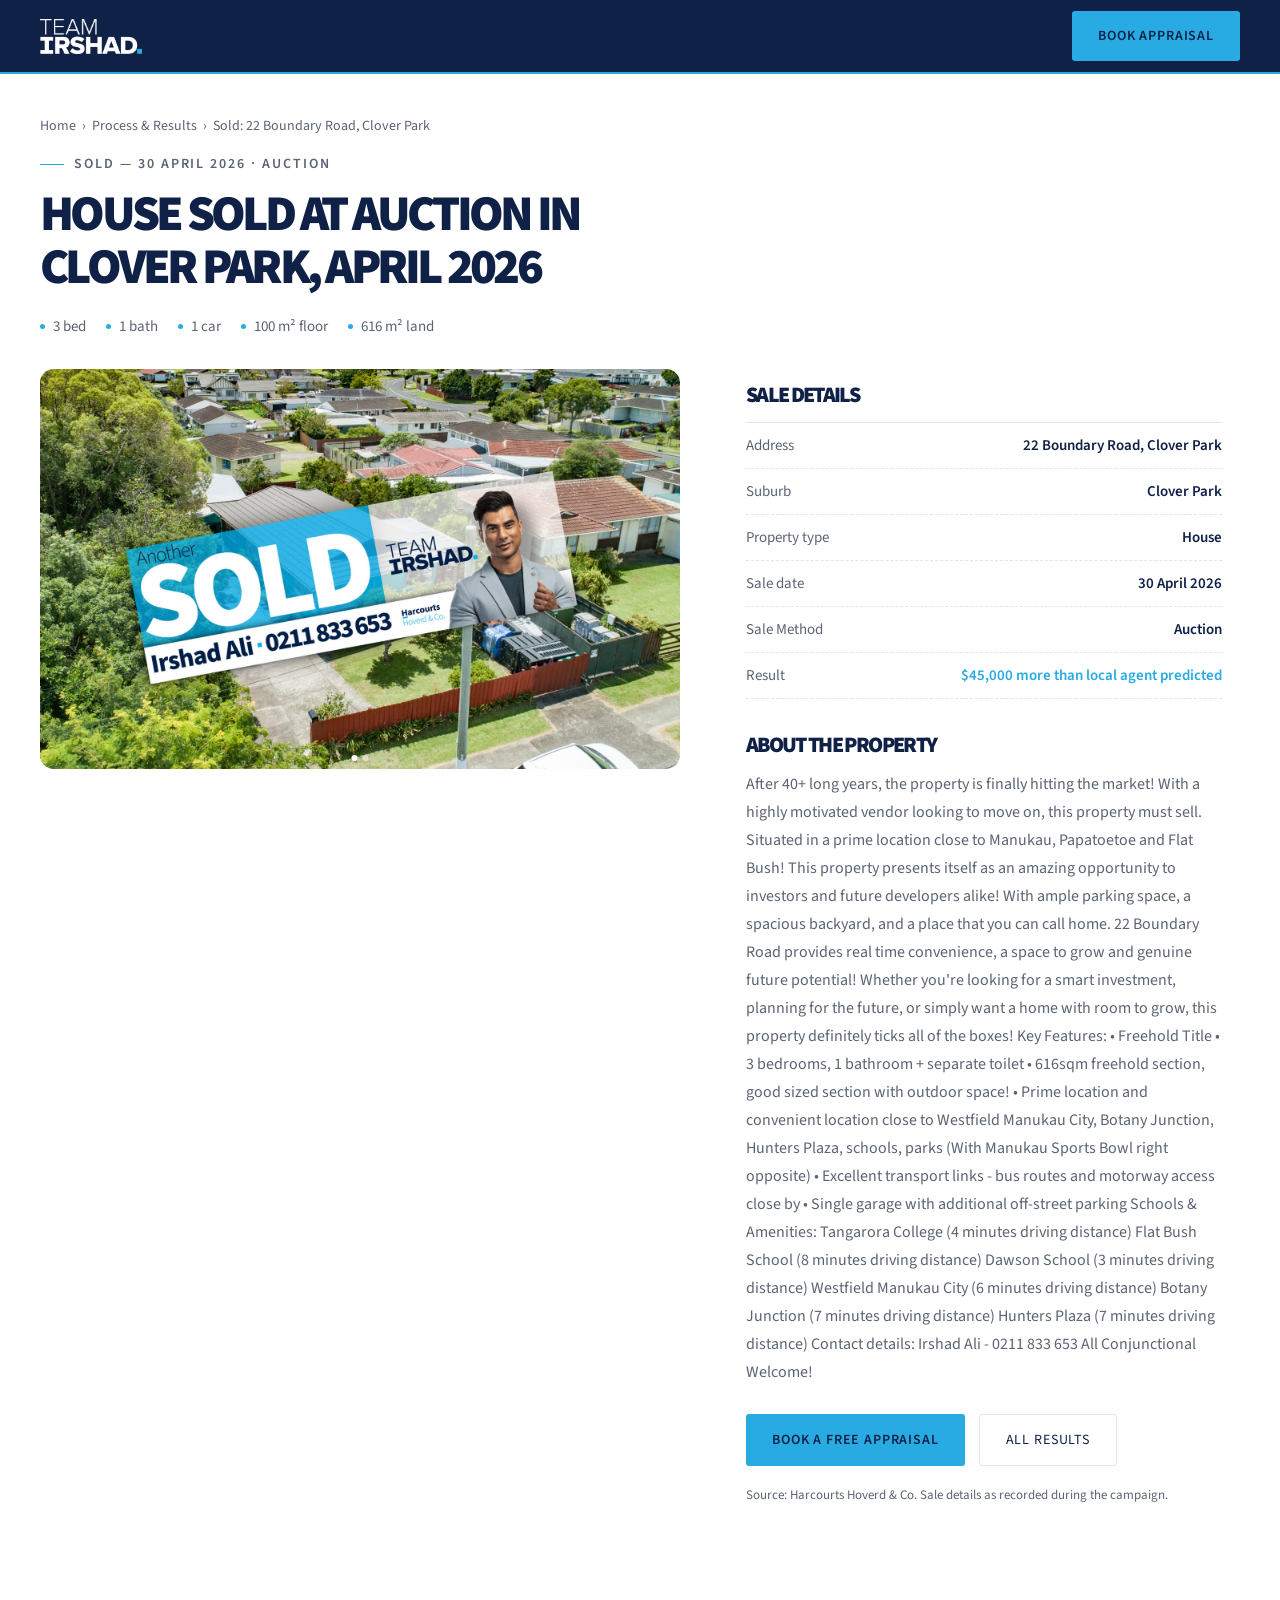
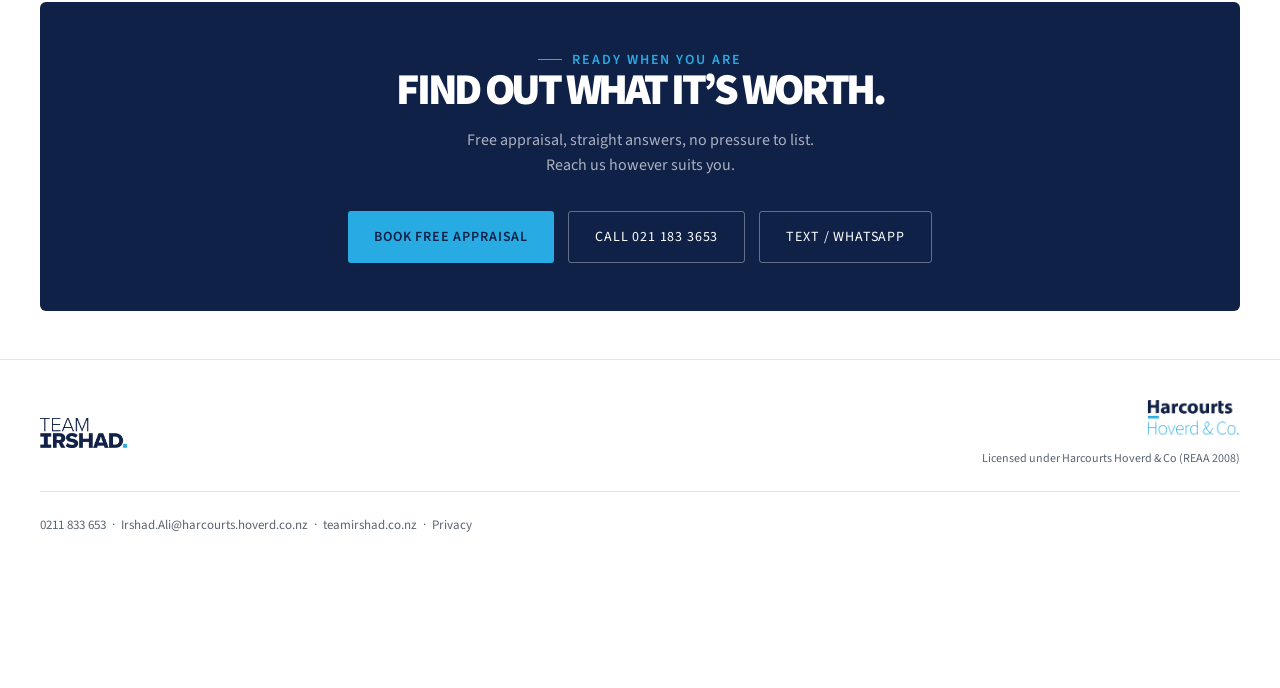
<file: results/22-boundary-road-clover-park.html>
<!DOCTYPE html>
<html lang="en">
<head>
<meta name="robots" content="noindex, nofollow">
<meta charset="UTF-8">
<meta name="viewport" content="width=device-width, initial-scale=1.0">
<title>House sold in Clover Park, 30 April 2026 | Team Irshad</title>
<meta name="description" content="House sold in Clover Park on 30 April 2026 by Team Irshad. Recorded sale details and campaign notes.">
<link rel="canonical" href="https://teamirshad.co.nz/results/22-boundary-road-clover-park">
<link rel="icon" href="data:image/svg+xml,<svg xmlns='http://www.w3.org/2000/svg' viewBox='0 0 100 100'><rect width='100' height='100' fill='%23102147'/><text x='50' y='68' text-anchor='middle' font-size='54' font-weight='900' fill='%2328ABE2' font-family='sans-serif'>TI</text></svg>">
<link rel="preconnect" href="https://fonts.googleapis.com">
<link rel="preconnect" href="https://fonts.gstatic.com" crossorigin>
<link href="https://fonts.googleapis.com/css2?family=Source+Sans+3:wght@300;400;600;700;900&display=swap" rel="stylesheet">
<link rel="stylesheet" href="../styles.css">
<script async src="https://www.googletagmanager.com/gtag/js?id=G-YJT1R3XH47"></script><script>window.dataLayer=window.dataLayer||[];function gtag(){dataLayer.push(arguments);}gtag("js",new Date());gtag("config","G-YJT1R3XH47");</script><script type="application/ld+json">{"@context":"https://schema.org","@graph":[{"@type":"WebPage","@id":"https://teamirshad.co.nz/results/22-boundary-road-clover-park#webpage","url":"https://teamirshad.co.nz/results/22-boundary-road-clover-park","name":"House sold in Clover Park, 30 April 2026","description":"Recorded sale details for 22 Boundary Road, Clover Park by Team Irshad.","isPartOf":{"@type":"WebSite","@id":"https://teamirshad.co.nz/#website","url":"https://teamirshad.co.nz/"}},{"@type":"BreadcrumbList","@id":"https://teamirshad.co.nz/results/22-boundary-road-clover-park#breadcrumb","itemListElement":[{"@type":"ListItem","position":1,"name":"Home","item":"https://teamirshad.co.nz/"},{"@type":"ListItem","position":2,"name":"Process & Results","item":"https://teamirshad.co.nz/results"},{"@type":"ListItem","position":3,"name":"House sold in Clover Park","item":"https://teamirshad.co.nz/results/22-boundary-road-clover-park"}]}]}</script>
</head>
<body>
<header class="site-header">
  <div class="wrap">
    <a href="/team-irshad-preview/" class="site-logo"><img src="../images/team-irshad-logo-hero.png" alt="Team Irshad"></a>
    <nav>
              <a href="/team-irshad-preview/">Home</a>
              <a href="/team-irshad-preview/about.html">About</a>
              <a href="/team-irshad-preview/results.html">Process &amp; Results</a>
              <a href="/team-irshad-preview/contact.html">Contact</a>
          </nav>
    <a href="/team-irshad-preview/contact.html" class="btn btn-primary header-cta">Book Appraisal</a>
  </div>
</header>

<main>
  <section class="result-head">
    <div class="wrap">
      <nav aria-label="Breadcrumb" class="crumbs">
        <a href="/team-irshad-preview/">Home</a> &nbsp;&rsaquo;&nbsp; <a href="/team-irshad-preview/results.html">Process &amp; Results</a> &nbsp;&rsaquo;&nbsp; <span>Sold: 22 Boundary Road, Clover Park</span>
      </nav>
      <div class="eyebrow">Sold — 30 April 2026 · Auction</div>
      <h1>House sold at auction in Clover Park, April 2026</h1>
                    <div class="result-specs">
          <span>3 bed</span><span>1 bath</span><span>1 car</span><span>100 m² floor</span><span>616 m² land</span>        </div>
          </div>
  </section>

  <section class="section-sm">
    <div class="wrap">
      <div class="result-split">
                                  <div class="result-gallery">
            <div class="card-carousel" data-carousel>
              <div class="carousel-track">
                                  <img src="../admin/uploads/properties/Clover-Park-6a66c146a0cbe.jpg" alt="22 Boundary Road" loading="lazy">
                                  <img src="../admin/uploads/properties/clover-park-floorplan.jpg" alt="22 Boundary Road, Clover Park — floor plan" loading="lazy">
                              </div>
                              <button class="carousel-btn carousel-prev" aria-label="Previous image">&lsaquo;</button>
                <button class="carousel-btn carousel-next" aria-label="Next image">&rsaquo;</button>
                <div class="carousel-dots">
                  <span class="dot active"></span><span class="dot"></span>                </div>
                          </div>
          </div>
        
        <div class="result-body">
          <h2>Sale details</h2>
          <div class="stat-table">
                                        <div class="stat-row">
                <span>Address</span><span>22 Boundary Road, Clover Park</span>
              </div>
                                        <div class="stat-row">
                <span>Suburb</span><span>Clover Park</span>
              </div>
                                        <div class="stat-row">
                <span>Property type</span><span>House</span>
              </div>
                                        <div class="stat-row">
                <span>Sale date</span><span>30 April 2026</span>
              </div>
                                        <div class="stat-row">
                <span>Sale Method</span><span>Auction</span>
              </div>
                                        <div class="stat-row highlight">
                <span>Result</span><span>$45,000 more than local agent predicted</span>
              </div>
                      </div>

                      <h2 class="result-sub">About the property</h2>
            <p class="result-desc">After 40+ long years, the property is finally hitting the market! With a highly motivated vendor looking to move on, this property must sell. Situated in a prime location close to Manukau, Papatoetoe and Flat Bush! This property presents itself as an amazing opportunity to investors and future developers alike! With ample parking space, a spacious backyard, and a place that you can call home. 22 Boundary Road provides real time convenience, a space to grow and genuine future potential! Whether you&#039;re looking for a smart investment, planning for the future, or simply want a home with room to grow, this property definitely ticks all of the boxes! Key Features: • Freehold Title • 3 bedrooms, 1 bathroom + separate toilet • 616sqm freehold section, good sized section with outdoor space! • Prime location and convenient location close to Westfield Manukau City, Botany Junction, Hunters Plaza, schools, parks (With Manukau Sports Bowl right opposite) • Excellent transport links - bus routes and motorway access close by • Single garage with additional off-street parking Schools &amp; Amenities: Tangarora College (4 minutes driving distance) Flat Bush School (8 minutes driving distance) Dawson School (3 minutes driving distance) Westfield Manukau City (6 minutes driving distance) Botany Junction (7 minutes driving distance) Hunters Plaza (7 minutes driving distance) Contact details: Irshad Ali - 0211 833 653 All Conjunctional Welcome!</p>
          
          <div class="cta-row">
            <a class="btn btn-primary" href="/team-irshad-preview/contact.html">Book a free appraisal</a>
            <a class="btn btn-outline" href="/team-irshad-preview/results.html">All results</a>
          </div>
                      <p class="result-source">Source: Harcourts Hoverd &amp; Co. Sale details as recorded during the campaign.</p>
                  </div>
      </div>
    </div>
  </section>

    <section>
    <div class="wrap">
      <div class="final-cta reveal">
        <div class="eyebrow" style="justify-content:center;color:var(--brass);">Ready When You Are</div>
        <h2>Find out what it’s worth.</h2>
        <p>Free appraisal, straight answers, no pressure to list. Reach us however suits you.</p>
        <div class="cta-row">
                      <a class="btn btn-primary" href="/team-irshad-preview/contact.html">Book Free Appraisal</a>
                      <a class="btn btn-ghost" href="tel:0211833653">Call 021 183 3653</a>
                      <a class="btn btn-ghost" href="/team-irshad-preview/contact.html">Text / WhatsApp</a>
                  </div>
      </div>
    </div>
  </section>
  </main>

<footer>
  <div class="wrap">
    <div class="footer-top">
      <div class="footer-logos">
        <img src="../images/team-irshad-logo-footer.png" alt="Team Irshad" style="height:30px;width:auto;">
      </div>
      <div class="footer-logos" style="flex-direction:column;align-items:flex-end;gap:8px;">
        <img src="../images/harcourts-logo.png" alt="Harcourts Hoverd &amp; Co" style="height:42px;width:auto;">
        <div style="font-size:12px;color:var(--slate);">Licensed under Harcourts Hoverd &amp; Co (REAA 2008)</div>
      </div>
    </div>
    <div class="footer-bottom">
      <div><a href="tel:0211833653">0211 833 653</a> &nbsp;&middot;&nbsp; <a href="mailto:Irshad.Ali@harcourts.hoverd.co.nz">Irshad.Ali@harcourts.hoverd.co.nz</a> &nbsp;&middot;&nbsp; teamirshad.co.nz &nbsp;&middot;&nbsp; <a href="/team-irshad-preview/privacy.html">Privacy</a></div>
    </div>
  </div>
</footer>
<script src="../script.js"></script>
</body>
</html>
</file>
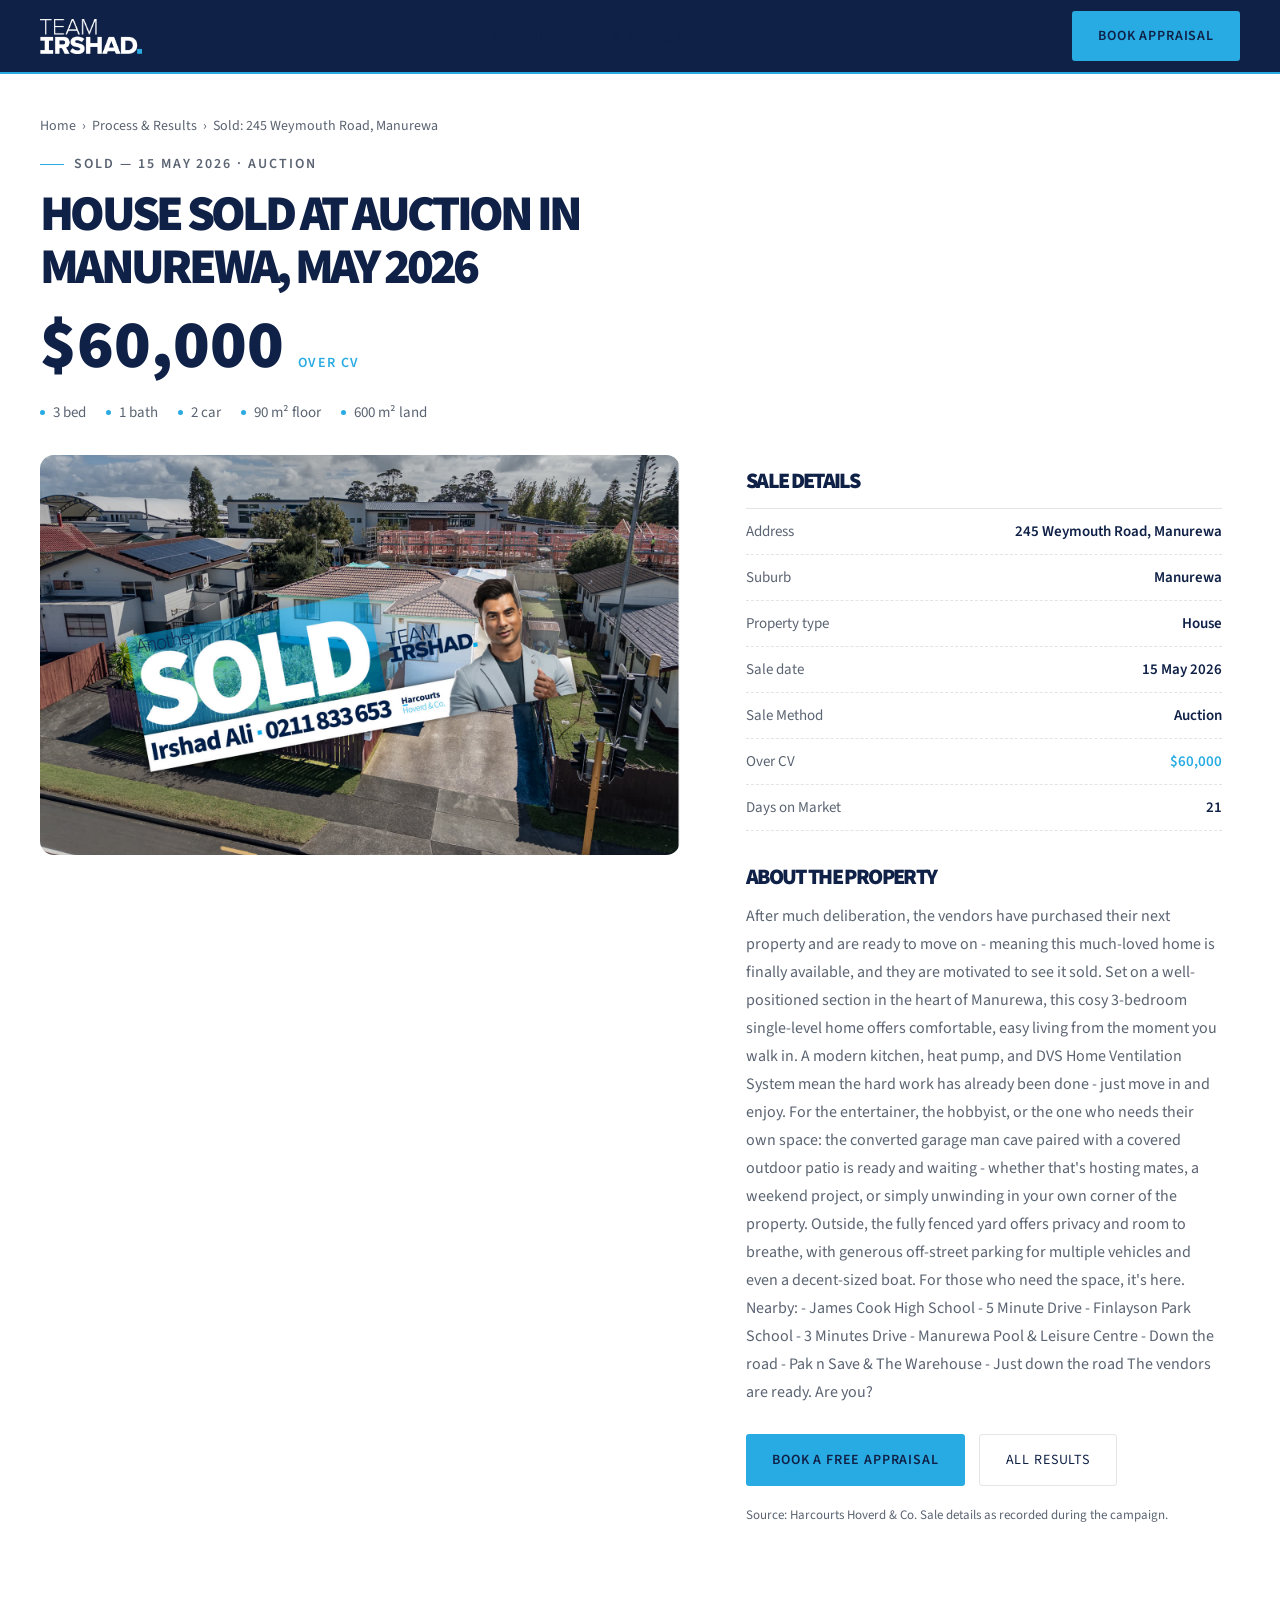
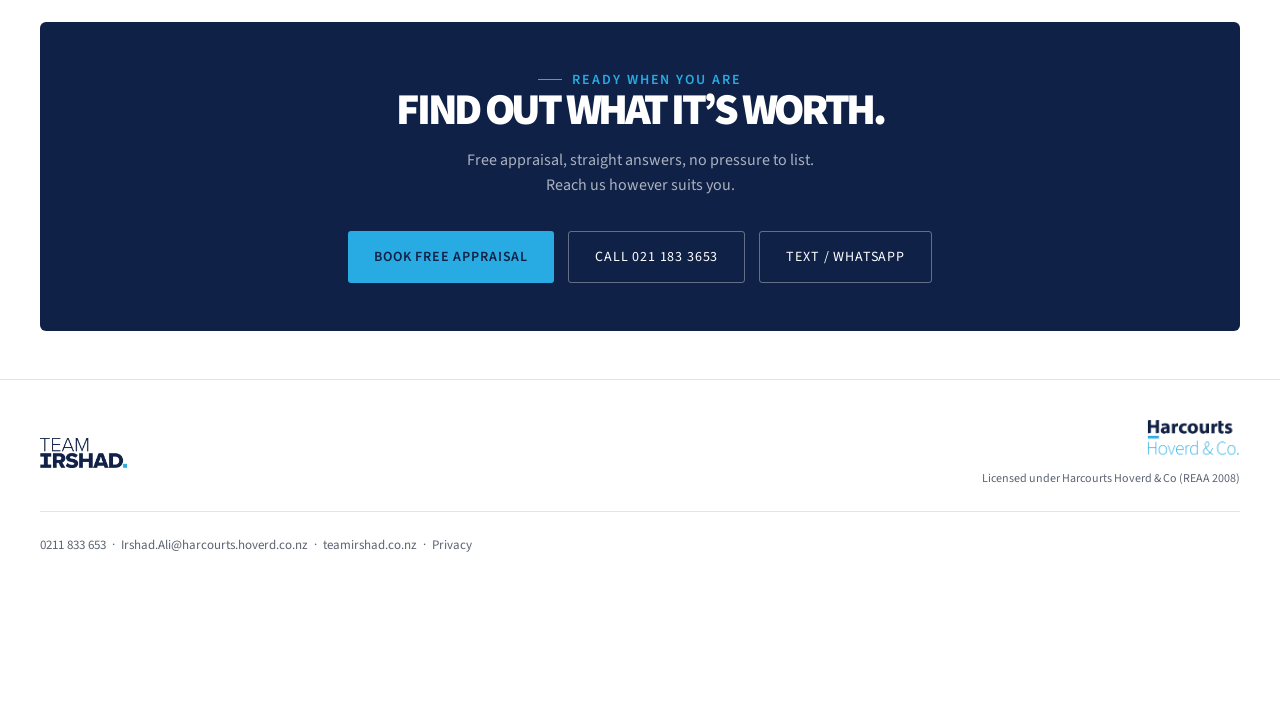
<file: results/245-weymouth-road-manurewa.html>
<!DOCTYPE html>
<html lang="en">
<head>
<meta name="robots" content="noindex, nofollow">
<meta charset="UTF-8">
<meta name="viewport" content="width=device-width, initial-scale=1.0">
<title>House sold in Manurewa, 15 May 2026 | Team Irshad</title>
<meta name="description" content="House sold in Manurewa on 15 May 2026 by Team Irshad. Recorded sale details and campaign notes.">
<link rel="canonical" href="https://teamirshad.co.nz/results/245-weymouth-road-manurewa">
<link rel="icon" href="data:image/svg+xml,<svg xmlns='http://www.w3.org/2000/svg' viewBox='0 0 100 100'><rect width='100' height='100' fill='%23102147'/><text x='50' y='68' text-anchor='middle' font-size='54' font-weight='900' fill='%2328ABE2' font-family='sans-serif'>TI</text></svg>">
<link rel="preconnect" href="https://fonts.googleapis.com">
<link rel="preconnect" href="https://fonts.gstatic.com" crossorigin>
<link href="https://fonts.googleapis.com/css2?family=Source+Sans+3:wght@300;400;600;700;900&display=swap" rel="stylesheet">
<link rel="stylesheet" href="../styles.css">
<script async src="https://www.googletagmanager.com/gtag/js?id=G-YJT1R3XH47"></script><script>window.dataLayer=window.dataLayer||[];function gtag(){dataLayer.push(arguments);}gtag("js",new Date());gtag("config","G-YJT1R3XH47");</script><script type="application/ld+json">{"@context":"https://schema.org","@graph":[{"@type":"WebPage","@id":"https://teamirshad.co.nz/results/245-weymouth-road-manurewa#webpage","url":"https://teamirshad.co.nz/results/245-weymouth-road-manurewa","name":"House sold in Manurewa, 15 May 2026","description":"Recorded sale details for 245 Weymouth Road, Manurewa by Team Irshad.","isPartOf":{"@type":"WebSite","@id":"https://teamirshad.co.nz/#website","url":"https://teamirshad.co.nz/"}},{"@type":"BreadcrumbList","@id":"https://teamirshad.co.nz/results/245-weymouth-road-manurewa#breadcrumb","itemListElement":[{"@type":"ListItem","position":1,"name":"Home","item":"https://teamirshad.co.nz/"},{"@type":"ListItem","position":2,"name":"Process & Results","item":"https://teamirshad.co.nz/results"},{"@type":"ListItem","position":3,"name":"House sold in Manurewa","item":"https://teamirshad.co.nz/results/245-weymouth-road-manurewa"}]}]}</script>
</head>
<body>
<header class="site-header">
  <div class="wrap">
    <a href="/team-irshad-preview/" class="site-logo"><img src="../images/team-irshad-logo-hero.png" alt="Team Irshad"></a>
    <nav>
              <a href="/team-irshad-preview/">Home</a>
              <a href="/team-irshad-preview/about.html">About</a>
              <a href="/team-irshad-preview/results.html">Process &amp; Results</a>
              <a href="/team-irshad-preview/contact.html">Contact</a>
          </nav>
    <a href="/team-irshad-preview/contact.html" class="btn btn-primary header-cta">Book Appraisal</a>
  </div>
</header>

<main>
  <section class="result-head">
    <div class="wrap">
      <nav aria-label="Breadcrumb" class="crumbs">
        <a href="/team-irshad-preview/">Home</a> &nbsp;&rsaquo;&nbsp; <a href="/team-irshad-preview/results.html">Process &amp; Results</a> &nbsp;&rsaquo;&nbsp; <span>Sold: 245 Weymouth Road, Manurewa</span>
      </nav>
      <div class="eyebrow">Sold — 15 May 2026 · Auction</div>
      <h1>House sold at auction in Manurewa, May 2026</h1>
              <div class="result-headline">
          <span class="val">$60,000</span>          <span class="cap">over CV</span>        </div>
                    <div class="result-specs">
          <span>3 bed</span><span>1 bath</span><span>2 car</span><span>90 m² floor</span><span>600 m² land</span>        </div>
          </div>
  </section>

  <section class="section-sm">
    <div class="wrap">
      <div class="result-split">
                                  <div class="result-gallery">
            <div class="card-carousel" data-carousel>
              <div class="carousel-track">
                                  <img src="../admin/uploads/properties/Manurewa-6a66c1e05c44c.jpg" alt="245 Weymouth Road" loading="lazy">
                              </div>
                          </div>
          </div>
        
        <div class="result-body">
          <h2>Sale details</h2>
          <div class="stat-table">
                                        <div class="stat-row">
                <span>Address</span><span>245 Weymouth Road, Manurewa</span>
              </div>
                                        <div class="stat-row">
                <span>Suburb</span><span>Manurewa</span>
              </div>
                                        <div class="stat-row">
                <span>Property type</span><span>House</span>
              </div>
                                        <div class="stat-row">
                <span>Sale date</span><span>15 May 2026</span>
              </div>
                                        <div class="stat-row">
                <span>Sale Method</span><span>Auction</span>
              </div>
                                        <div class="stat-row highlight">
                <span>Over CV</span><span>$60,000</span>
              </div>
                                        <div class="stat-row">
                <span>Days on Market</span><span>21</span>
              </div>
                      </div>

                      <h2 class="result-sub">About the property</h2>
            <p class="result-desc">After much deliberation, the vendors have purchased their next property and are ready to move on - meaning this much-loved home is finally available, and they are motivated to see it sold. Set on a well-positioned section in the heart of Manurewa, this cosy 3-bedroom single-level home offers comfortable, easy living from the moment you walk in. A modern kitchen, heat pump, and DVS Home Ventilation System mean the hard work has already been done - just move in and enjoy. For the entertainer, the hobbyist, or the one who needs their own space: the converted garage man cave paired with a covered outdoor patio is ready and waiting - whether that&#039;s hosting mates, a weekend project, or simply unwinding in your own corner of the property. Outside, the fully fenced yard offers privacy and room to breathe, with generous off-street parking for multiple vehicles and even a decent-sized boat. For those who need the space, it&#039;s here. Nearby: - James Cook High School - 5 Minute Drive - Finlayson Park School - 3 Minutes Drive - Manurewa Pool &amp; Leisure Centre - Down the road - Pak n Save &amp; The Warehouse - Just down the road The vendors are ready. Are you?</p>
          
          <div class="cta-row">
            <a class="btn btn-primary" href="/team-irshad-preview/contact.html">Book a free appraisal</a>
            <a class="btn btn-outline" href="/team-irshad-preview/results.html">All results</a>
          </div>
                      <p class="result-source">Source: Harcourts Hoverd &amp; Co. Sale details as recorded during the campaign.</p>
                  </div>
      </div>
    </div>
  </section>

    <section>
    <div class="wrap">
      <div class="final-cta reveal">
        <div class="eyebrow" style="justify-content:center;color:var(--brass);">Ready When You Are</div>
        <h2>Find out what it’s worth.</h2>
        <p>Free appraisal, straight answers, no pressure to list. Reach us however suits you.</p>
        <div class="cta-row">
                      <a class="btn btn-primary" href="/team-irshad-preview/contact.html">Book Free Appraisal</a>
                      <a class="btn btn-ghost" href="tel:0211833653">Call 021 183 3653</a>
                      <a class="btn btn-ghost" href="/team-irshad-preview/contact.html">Text / WhatsApp</a>
                  </div>
      </div>
    </div>
  </section>
  </main>

<footer>
  <div class="wrap">
    <div class="footer-top">
      <div class="footer-logos">
        <img src="../images/team-irshad-logo-footer.png" alt="Team Irshad" style="height:30px;width:auto;">
      </div>
      <div class="footer-logos" style="flex-direction:column;align-items:flex-end;gap:8px;">
        <img src="../images/harcourts-logo.png" alt="Harcourts Hoverd &amp; Co" style="height:42px;width:auto;">
        <div style="font-size:12px;color:var(--slate);">Licensed under Harcourts Hoverd &amp; Co (REAA 2008)</div>
      </div>
    </div>
    <div class="footer-bottom">
      <div><a href="tel:0211833653">0211 833 653</a> &nbsp;&middot;&nbsp; <a href="mailto:Irshad.Ali@harcourts.hoverd.co.nz">Irshad.Ali@harcourts.hoverd.co.nz</a> &nbsp;&middot;&nbsp; teamirshad.co.nz &nbsp;&middot;&nbsp; <a href="/team-irshad-preview/privacy.html">Privacy</a></div>
    </div>
  </div>
</footer>
<script src="../script.js"></script>
</body>
</html>
</file>
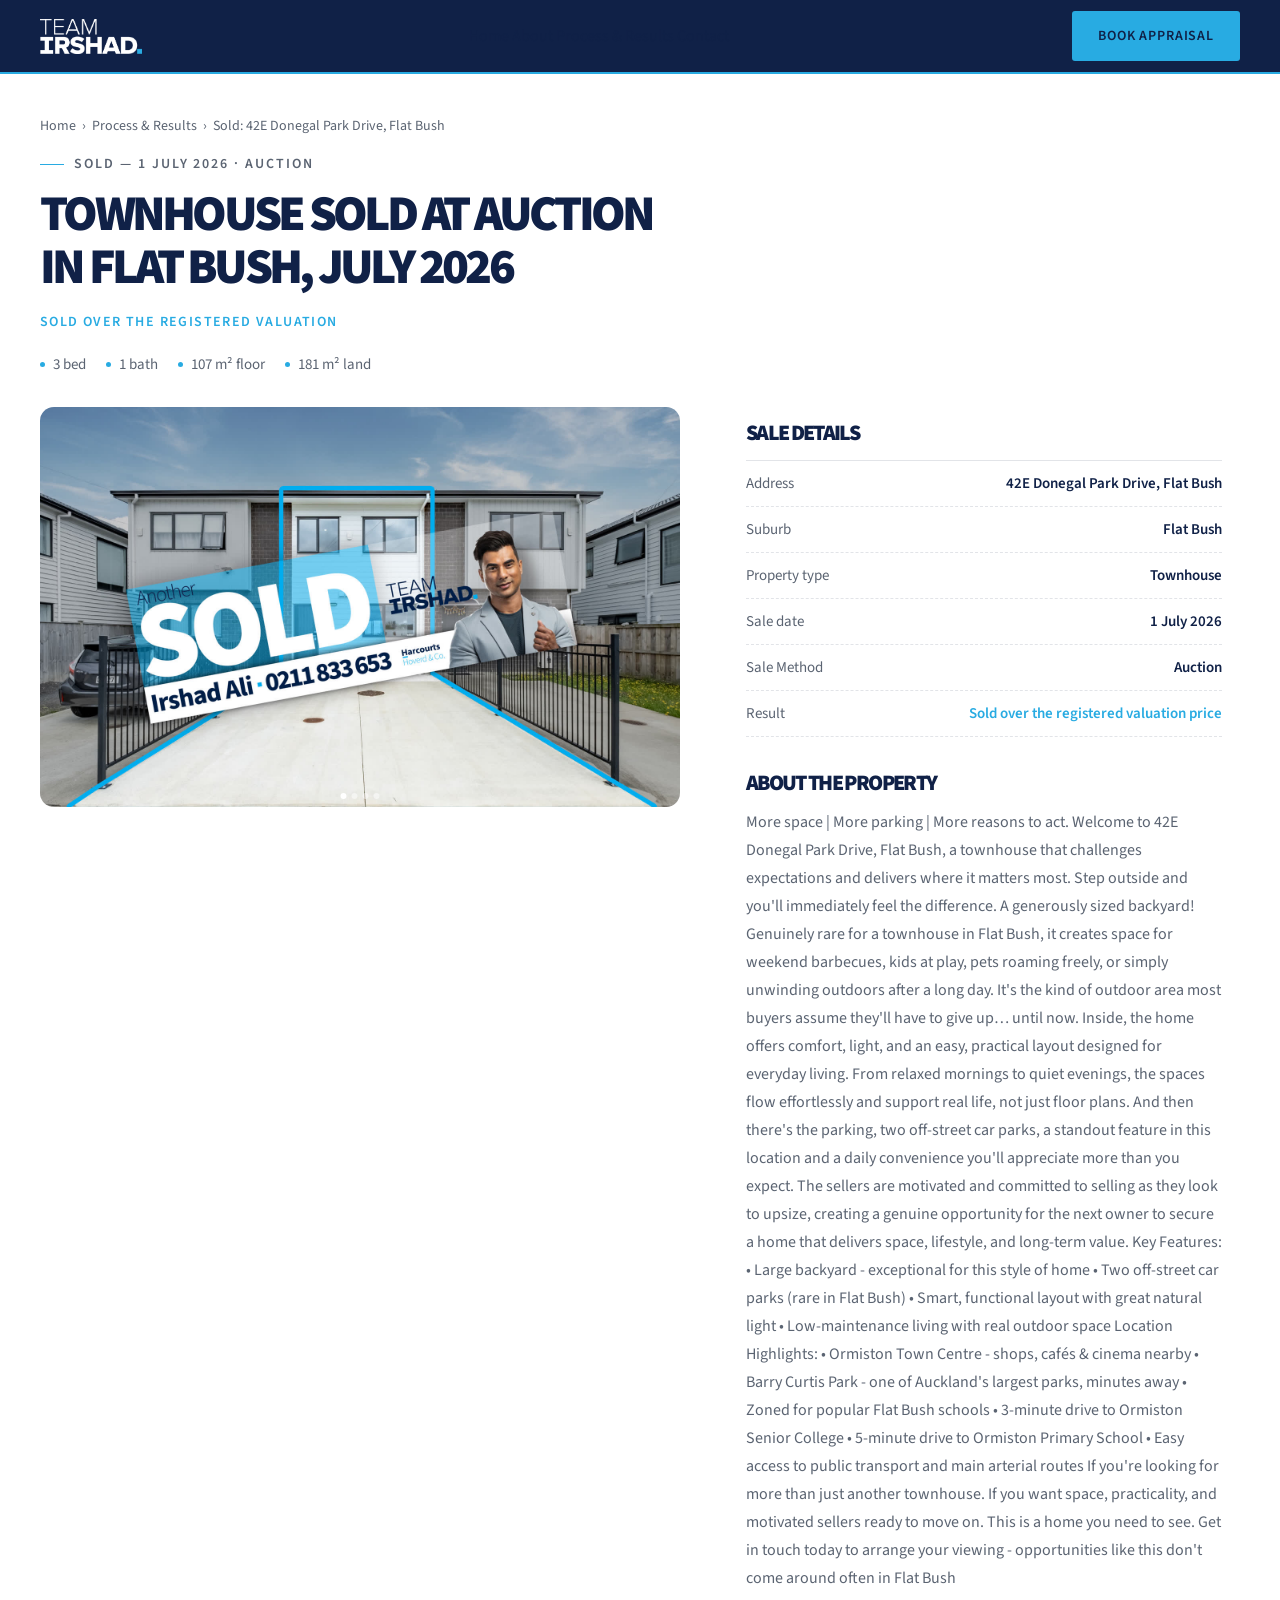
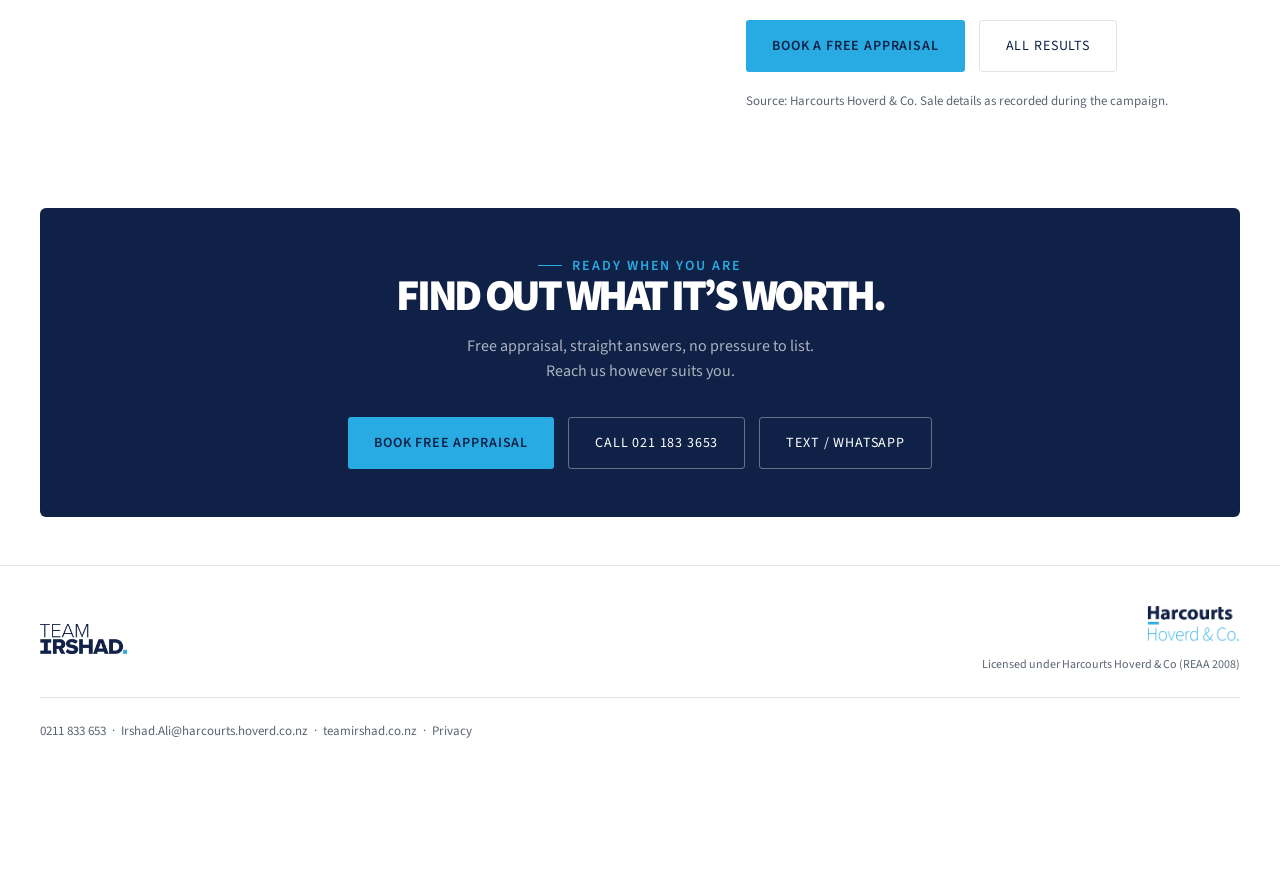
<file: results/42e-donegal-park-drive-flat-bush.html>
<!DOCTYPE html>
<html lang="en">
<head>
<meta name="robots" content="noindex, nofollow">
<meta charset="UTF-8">
<meta name="viewport" content="width=device-width, initial-scale=1.0">
<title>Townhouse sold in Flat Bush, 1 July 2026 | Team Irshad</title>
<meta name="description" content="Townhouse sold in Flat Bush on 1 July 2026 by Team Irshad. Recorded sale details and campaign notes.">
<link rel="canonical" href="https://teamirshad.co.nz/results/42e-donegal-park-drive-flat-bush">
<link rel="icon" href="data:image/svg+xml,<svg xmlns='http://www.w3.org/2000/svg' viewBox='0 0 100 100'><rect width='100' height='100' fill='%23102147'/><text x='50' y='68' text-anchor='middle' font-size='54' font-weight='900' fill='%2328ABE2' font-family='sans-serif'>TI</text></svg>">
<link rel="preconnect" href="https://fonts.googleapis.com">
<link rel="preconnect" href="https://fonts.gstatic.com" crossorigin>
<link href="https://fonts.googleapis.com/css2?family=Source+Sans+3:wght@300;400;600;700;900&display=swap" rel="stylesheet">
<link rel="stylesheet" href="../styles.css">
<script async src="https://www.googletagmanager.com/gtag/js?id=G-YJT1R3XH47"></script><script>window.dataLayer=window.dataLayer||[];function gtag(){dataLayer.push(arguments);}gtag("js",new Date());gtag("config","G-YJT1R3XH47");</script><script type="application/ld+json">{"@context":"https://schema.org","@graph":[{"@type":"WebPage","@id":"https://teamirshad.co.nz/results/42e-donegal-park-drive-flat-bush#webpage","url":"https://teamirshad.co.nz/results/42e-donegal-park-drive-flat-bush","name":"Townhouse sold in Flat Bush, 1 July 2026","description":"Recorded sale details for 42E Donegal Park Drive, Flat Bush by Team Irshad.","isPartOf":{"@type":"WebSite","@id":"https://teamirshad.co.nz/#website","url":"https://teamirshad.co.nz/"}},{"@type":"BreadcrumbList","@id":"https://teamirshad.co.nz/results/42e-donegal-park-drive-flat-bush#breadcrumb","itemListElement":[{"@type":"ListItem","position":1,"name":"Home","item":"https://teamirshad.co.nz/"},{"@type":"ListItem","position":2,"name":"Process & Results","item":"https://teamirshad.co.nz/results"},{"@type":"ListItem","position":3,"name":"Townhouse sold in Flat Bush","item":"https://teamirshad.co.nz/results/42e-donegal-park-drive-flat-bush"}]}]}</script>
</head>
<body>
<header class="site-header">
  <div class="wrap">
    <a href="/team-irshad-preview/" class="site-logo"><img src="../images/team-irshad-logo-hero.png" alt="Team Irshad"></a>
    <nav>
              <a href="/team-irshad-preview/">Home</a>
              <a href="/team-irshad-preview/about.html">About</a>
              <a href="/team-irshad-preview/results.html">Process &amp; Results</a>
              <a href="/team-irshad-preview/contact.html">Contact</a>
          </nav>
    <a href="/team-irshad-preview/contact.html" class="btn btn-primary header-cta">Book Appraisal</a>
  </div>
</header>

<main>
  <section class="result-head">
    <div class="wrap">
      <nav aria-label="Breadcrumb" class="crumbs">
        <a href="/team-irshad-preview/">Home</a> &nbsp;&rsaquo;&nbsp; <a href="/team-irshad-preview/results.html">Process &amp; Results</a> &nbsp;&rsaquo;&nbsp; <span>Sold: 42E Donegal Park Drive, Flat Bush</span>
      </nav>
      <div class="eyebrow">Sold — 1 July 2026 · Auction</div>
      <h1>Townhouse sold at auction in Flat Bush, July 2026</h1>
              <div class="result-headline">
                    <span class="cap">sold over the registered valuation</span>        </div>
                    <div class="result-specs">
          <span>3 bed</span><span>1 bath</span><span>107 m² floor</span><span>181 m² land</span>        </div>
          </div>
  </section>

  <section class="section-sm">
    <div class="wrap">
      <div class="result-split">
                                  <div class="result-gallery">
            <div class="card-carousel" data-carousel>
              <div class="carousel-track">
                                  <img src="../admin/uploads/properties/flat-bush-6a66c11c4efd6.jpg" alt="42E Donegal Park Drive" loading="lazy">
                                  <img src="../admin/uploads/properties/flat-bush-07ec44033a96.jpg" alt="42E Donegal Park Drive, Flat Bush — exterior" loading="lazy">
                                  <img src="../admin/uploads/properties/flat-bush-080d2694d7da.jpg" alt="42E Donegal Park Drive, Flat Bush — living" loading="lazy">
                                  <img src="../admin/uploads/properties/flat-bush-1918bdb07a50.jpg" alt="42E Donegal Park Drive, Flat Bush — interior" loading="lazy">
                              </div>
                              <button class="carousel-btn carousel-prev" aria-label="Previous image">&lsaquo;</button>
                <button class="carousel-btn carousel-next" aria-label="Next image">&rsaquo;</button>
                <div class="carousel-dots">
                  <span class="dot active"></span><span class="dot"></span><span class="dot"></span><span class="dot"></span>                </div>
                          </div>
          </div>
        
        <div class="result-body">
          <h2>Sale details</h2>
          <div class="stat-table">
                                        <div class="stat-row">
                <span>Address</span><span>42E Donegal Park Drive, Flat Bush</span>
              </div>
                                        <div class="stat-row">
                <span>Suburb</span><span>Flat Bush</span>
              </div>
                                        <div class="stat-row">
                <span>Property type</span><span>Townhouse</span>
              </div>
                                        <div class="stat-row">
                <span>Sale date</span><span>1 July 2026</span>
              </div>
                                        <div class="stat-row">
                <span>Sale Method</span><span>Auction</span>
              </div>
                                        <div class="stat-row highlight">
                <span>Result</span><span>Sold over the registered valuation price</span>
              </div>
                      </div>

                      <h2 class="result-sub">About the property</h2>
            <p class="result-desc">More space | More parking | More reasons to act. Welcome to 42E Donegal Park Drive, Flat Bush, a townhouse that challenges expectations and delivers where it matters most. Step outside and you&#039;ll immediately feel the difference. A generously sized backyard! Genuinely rare for a townhouse in Flat Bush, it creates space for weekend barbecues, kids at play, pets roaming freely, or simply unwinding outdoors after a long day. It&#039;s the kind of outdoor area most buyers assume they&#039;ll have to give up… until now. Inside, the home offers comfort, light, and an easy, practical layout designed for everyday living. From relaxed mornings to quiet evenings, the spaces flow effortlessly and support real life, not just floor plans. And then there&#039;s the parking, two off-street car parks, a standout feature in this location and a daily convenience you&#039;ll appreciate more than you expect. The sellers are motivated and committed to selling as they look to upsize, creating a genuine opportunity for the next owner to secure a home that delivers space, lifestyle, and long-term value. Key Features: • Large backyard - exceptional for this style of home • Two off-street car parks (rare in Flat Bush) • Smart, functional layout with great natural light • Low-maintenance living with real outdoor space Location Highlights: • Ormiston Town Centre - shops, cafés &amp; cinema nearby • Barry Curtis Park - one of Auckland&#039;s largest parks, minutes away • Zoned for popular Flat Bush schools • 3-minute drive to Ormiston Senior College • 5-minute drive to Ormiston Primary School • Easy access to public transport and main arterial routes If you&#039;re looking for more than just another townhouse. If you want space, practicality, and motivated sellers ready to move on. This is a home you need to see. Get in touch today to arrange your viewing - opportunities like this don&#039;t come around often in Flat Bush</p>
          
          <div class="cta-row">
            <a class="btn btn-primary" href="/team-irshad-preview/contact.html">Book a free appraisal</a>
            <a class="btn btn-outline" href="/team-irshad-preview/results.html">All results</a>
          </div>
                      <p class="result-source">Source: Harcourts Hoverd &amp; Co. Sale details as recorded during the campaign.</p>
                  </div>
      </div>
    </div>
  </section>

    <section>
    <div class="wrap">
      <div class="final-cta reveal">
        <div class="eyebrow" style="justify-content:center;color:var(--brass);">Ready When You Are</div>
        <h2>Find out what it’s worth.</h2>
        <p>Free appraisal, straight answers, no pressure to list. Reach us however suits you.</p>
        <div class="cta-row">
                      <a class="btn btn-primary" href="/team-irshad-preview/contact.html">Book Free Appraisal</a>
                      <a class="btn btn-ghost" href="tel:0211833653">Call 021 183 3653</a>
                      <a class="btn btn-ghost" href="/team-irshad-preview/contact.html">Text / WhatsApp</a>
                  </div>
      </div>
    </div>
  </section>
  </main>

<footer>
  <div class="wrap">
    <div class="footer-top">
      <div class="footer-logos">
        <img src="../images/team-irshad-logo-footer.png" alt="Team Irshad" style="height:30px;width:auto;">
      </div>
      <div class="footer-logos" style="flex-direction:column;align-items:flex-end;gap:8px;">
        <img src="../images/harcourts-logo.png" alt="Harcourts Hoverd &amp; Co" style="height:42px;width:auto;">
        <div style="font-size:12px;color:var(--slate);">Licensed under Harcourts Hoverd &amp; Co (REAA 2008)</div>
      </div>
    </div>
    <div class="footer-bottom">
      <div><a href="tel:0211833653">0211 833 653</a> &nbsp;&middot;&nbsp; <a href="mailto:Irshad.Ali@harcourts.hoverd.co.nz">Irshad.Ali@harcourts.hoverd.co.nz</a> &nbsp;&middot;&nbsp; teamirshad.co.nz &nbsp;&middot;&nbsp; <a href="/team-irshad-preview/privacy.html">Privacy</a></div>
    </div>
  </div>
</footer>
<script src="../script.js"></script>
</body>
</html>
</file>
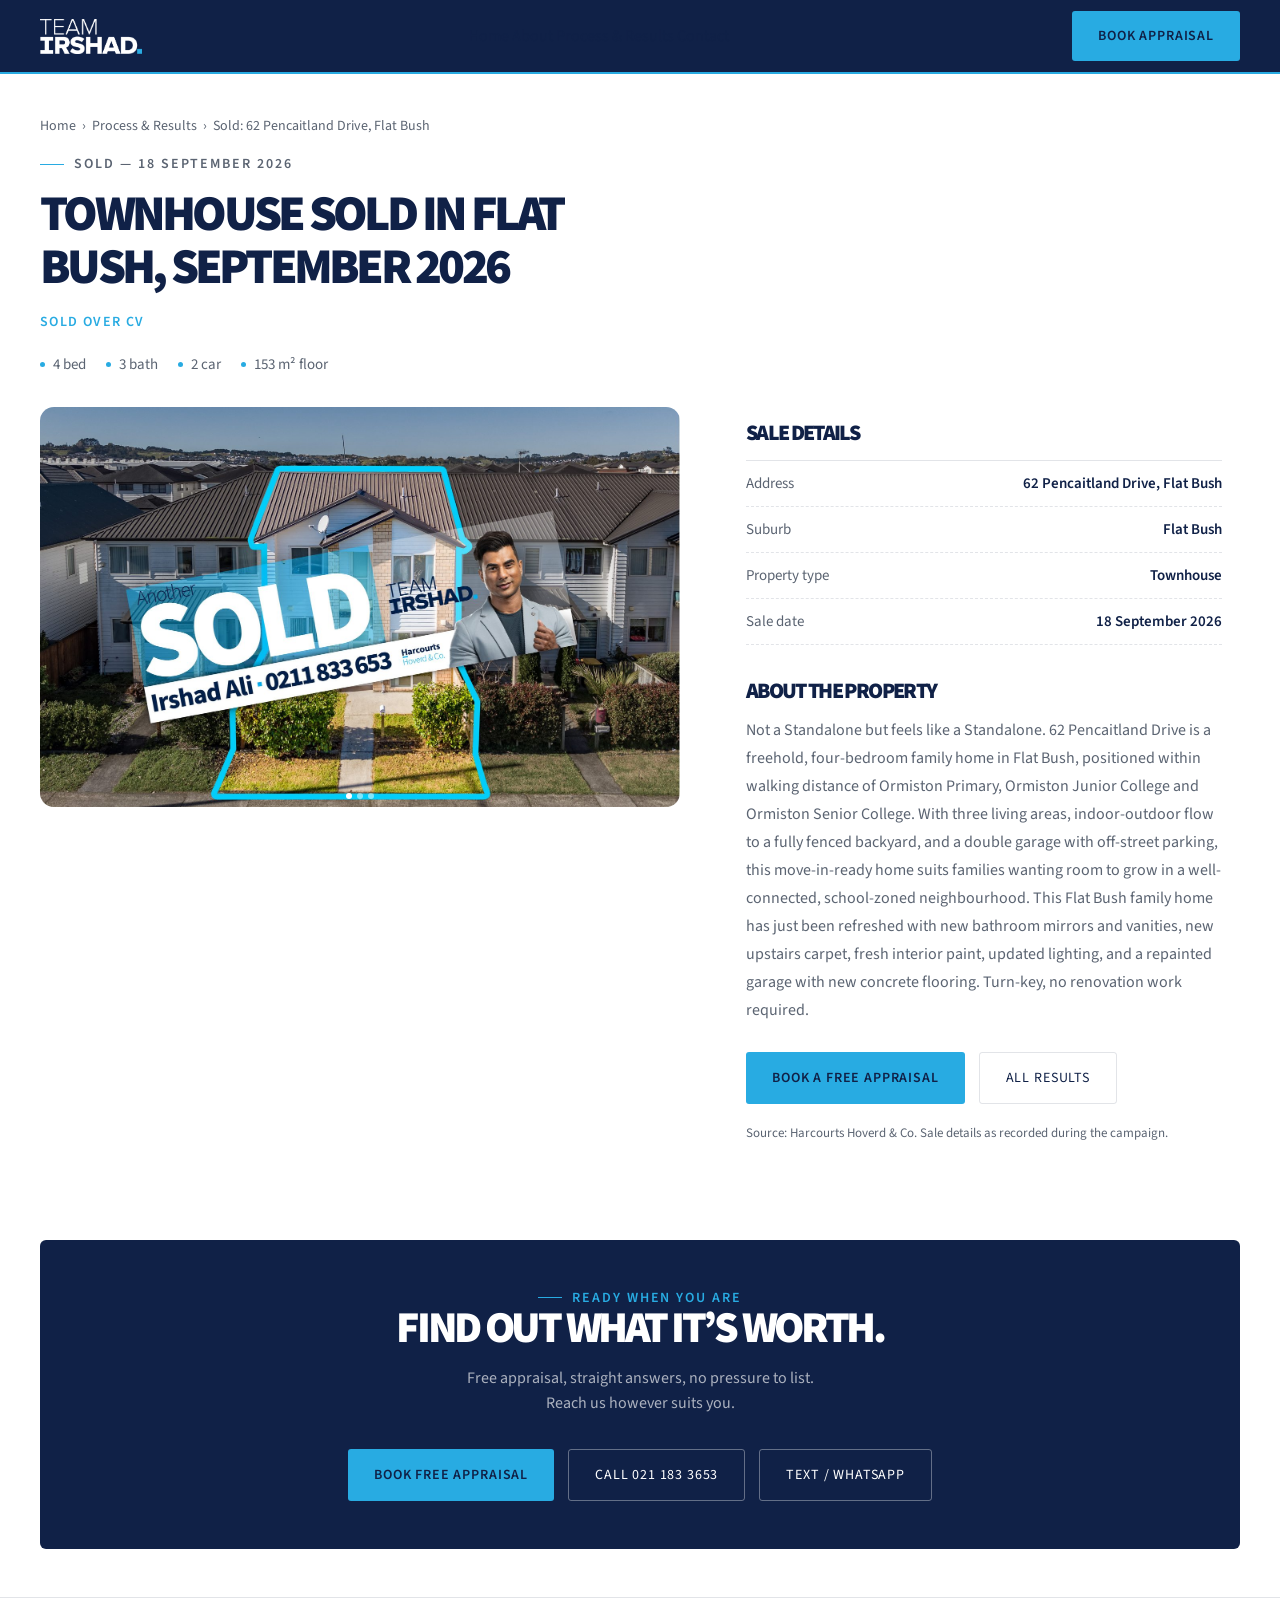
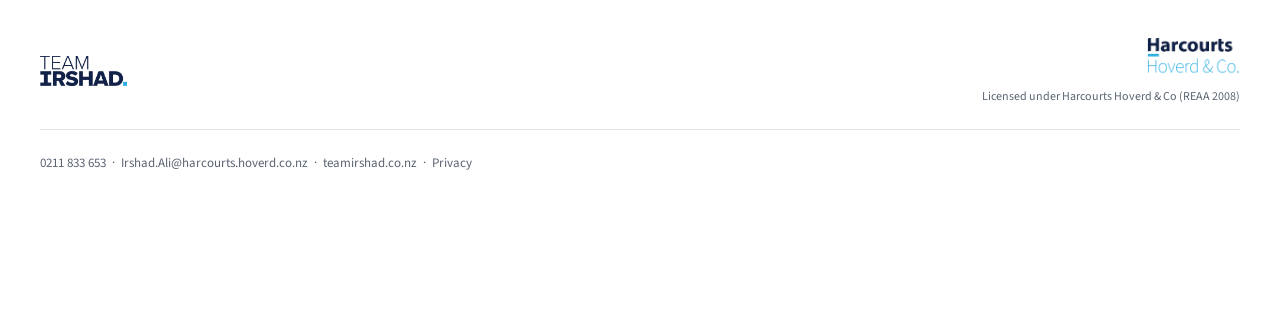
<file: results/62-pencaitland-drive-flat-bush.html>
<!DOCTYPE html>
<html lang="en">
<head>
<meta name="robots" content="noindex, nofollow">
<meta charset="UTF-8">
<meta name="viewport" content="width=device-width, initial-scale=1.0">
<title>Townhouse sold in Flat Bush, 18 September 2026 | Team Irshad</title>
<meta name="description" content="Townhouse sold in Flat Bush on 18 September 2026 by Team Irshad. Recorded sale details and campaign notes.">
<link rel="canonical" href="https://teamirshad.co.nz/results/62-pencaitland-drive-flat-bush">
<link rel="icon" href="data:image/svg+xml,<svg xmlns='http://www.w3.org/2000/svg' viewBox='0 0 100 100'><rect width='100' height='100' fill='%23102147'/><text x='50' y='68' text-anchor='middle' font-size='54' font-weight='900' fill='%2328ABE2' font-family='sans-serif'>TI</text></svg>">
<link rel="preconnect" href="https://fonts.googleapis.com">
<link rel="preconnect" href="https://fonts.gstatic.com" crossorigin>
<link href="https://fonts.googleapis.com/css2?family=Source+Sans+3:wght@300;400;600;700;900&display=swap" rel="stylesheet">
<link rel="stylesheet" href="../styles.css">
<script async src="https://www.googletagmanager.com/gtag/js?id=G-YJT1R3XH47"></script><script>window.dataLayer=window.dataLayer||[];function gtag(){dataLayer.push(arguments);}gtag("js",new Date());gtag("config","G-YJT1R3XH47");</script><script type="application/ld+json">{"@context":"https://schema.org","@graph":[{"@type":"WebPage","@id":"https://teamirshad.co.nz/results/62-pencaitland-drive-flat-bush#webpage","url":"https://teamirshad.co.nz/results/62-pencaitland-drive-flat-bush","name":"Townhouse sold in Flat Bush, 18 September 2026","description":"Recorded sale details for 62 Pencaitland Drive, Flat Bush by Team Irshad.","isPartOf":{"@type":"WebSite","@id":"https://teamirshad.co.nz/#website","url":"https://teamirshad.co.nz/"}},{"@type":"BreadcrumbList","@id":"https://teamirshad.co.nz/results/62-pencaitland-drive-flat-bush#breadcrumb","itemListElement":[{"@type":"ListItem","position":1,"name":"Home","item":"https://teamirshad.co.nz/"},{"@type":"ListItem","position":2,"name":"Process & Results","item":"https://teamirshad.co.nz/results"},{"@type":"ListItem","position":3,"name":"Townhouse sold in Flat Bush","item":"https://teamirshad.co.nz/results/62-pencaitland-drive-flat-bush"}]}]}</script>
</head>
<body>
<header class="site-header">
  <div class="wrap">
    <a href="/team-irshad-preview/" class="site-logo"><img src="../images/team-irshad-logo-hero.png" alt="Team Irshad"></a>
    <nav>
              <a href="/team-irshad-preview/">Home</a>
              <a href="/team-irshad-preview/about.html">About</a>
              <a href="/team-irshad-preview/results.html">Process &amp; Results</a>
              <a href="/team-irshad-preview/contact.html">Contact</a>
          </nav>
    <a href="/team-irshad-preview/contact.html" class="btn btn-primary header-cta">Book Appraisal</a>
  </div>
</header>

<main>
  <section class="result-head">
    <div class="wrap">
      <nav aria-label="Breadcrumb" class="crumbs">
        <a href="/team-irshad-preview/">Home</a> &nbsp;&rsaquo;&nbsp; <a href="/team-irshad-preview/results.html">Process &amp; Results</a> &nbsp;&rsaquo;&nbsp; <span>Sold: 62 Pencaitland Drive, Flat Bush</span>
      </nav>
      <div class="eyebrow">Sold — 18 September 2026</div>
      <h1>Townhouse sold in Flat Bush, September 2026</h1>
              <div class="result-headline">
                    <span class="cap">sold over CV</span>        </div>
                    <div class="result-specs">
          <span>4 bed</span><span>3 bath</span><span>2 car</span><span>153 m² floor</span>        </div>
          </div>
  </section>

  <section class="section-sm">
    <div class="wrap">
      <div class="result-split">
                                  <div class="result-gallery">
            <div class="card-carousel" data-carousel>
              <div class="carousel-track">
                                  <img src="../admin/uploads/properties/pencaitland-87484e92-69c.jpg" alt="62 Pencaitland Drive, Flat Bush" loading="lazy">
                                  <img src="../admin/uploads/properties/pencaitland-floorplan.jpg" alt="62 Pencaitland Drive, Flat Bush — floor plan" loading="lazy">
                                  <img src="../admin/uploads/properties/Flat Bush-6acc2f80b6ee4.jpg" alt="62 Pencaitland Drive" loading="lazy">
                              </div>
                              <button class="carousel-btn carousel-prev" aria-label="Previous image">&lsaquo;</button>
                <button class="carousel-btn carousel-next" aria-label="Next image">&rsaquo;</button>
                <div class="carousel-dots">
                  <span class="dot active"></span><span class="dot"></span><span class="dot"></span>                </div>
                          </div>
          </div>
        
        <div class="result-body">
          <h2>Sale details</h2>
          <div class="stat-table">
                                        <div class="stat-row">
                <span>Address</span><span>62 Pencaitland Drive, Flat Bush</span>
              </div>
                                        <div class="stat-row">
                <span>Suburb</span><span>Flat Bush</span>
              </div>
                                        <div class="stat-row">
                <span>Property type</span><span>Townhouse</span>
              </div>
                                        <div class="stat-row">
                <span>Sale date</span><span>18 September 2026</span>
              </div>
                      </div>

                      <h2 class="result-sub">About the property</h2>
            <p class="result-desc">Not a Standalone but feels like a Standalone. 62 Pencaitland Drive is a freehold, four-bedroom family home in Flat Bush, positioned within walking distance of Ormiston Primary, Ormiston Junior College and Ormiston Senior College. With three living areas, indoor-outdoor flow to a fully fenced backyard, and a double garage with off-street parking, this move-in-ready home suits families wanting room to grow in a well-connected, school-zoned neighbourhood. This Flat Bush family home has just been refreshed with new bathroom mirrors and vanities, new upstairs carpet, fresh interior paint, updated lighting, and a repainted garage with new concrete flooring. Turn-key, no renovation work required.</p>
          
          <div class="cta-row">
            <a class="btn btn-primary" href="/team-irshad-preview/contact.html">Book a free appraisal</a>
            <a class="btn btn-outline" href="/team-irshad-preview/results.html">All results</a>
          </div>
                      <p class="result-source">Source: Harcourts Hoverd &amp; Co. Sale details as recorded during the campaign.</p>
                  </div>
      </div>
    </div>
  </section>

    <section>
    <div class="wrap">
      <div class="final-cta reveal">
        <div class="eyebrow" style="justify-content:center;color:var(--brass);">Ready When You Are</div>
        <h2>Find out what it’s worth.</h2>
        <p>Free appraisal, straight answers, no pressure to list. Reach us however suits you.</p>
        <div class="cta-row">
                      <a class="btn btn-primary" href="/team-irshad-preview/contact.html">Book Free Appraisal</a>
                      <a class="btn btn-ghost" href="tel:0211833653">Call 021 183 3653</a>
                      <a class="btn btn-ghost" href="/team-irshad-preview/contact.html">Text / WhatsApp</a>
                  </div>
      </div>
    </div>
  </section>
  </main>

<footer>
  <div class="wrap">
    <div class="footer-top">
      <div class="footer-logos">
        <img src="../images/team-irshad-logo-footer.png" alt="Team Irshad" style="height:30px;width:auto;">
      </div>
      <div class="footer-logos" style="flex-direction:column;align-items:flex-end;gap:8px;">
        <img src="../images/harcourts-logo.png" alt="Harcourts Hoverd &amp; Co" style="height:42px;width:auto;">
        <div style="font-size:12px;color:var(--slate);">Licensed under Harcourts Hoverd &amp; Co (REAA 2008)</div>
      </div>
    </div>
    <div class="footer-bottom">
      <div><a href="tel:0211833653">0211 833 653</a> &nbsp;&middot;&nbsp; <a href="mailto:Irshad.Ali@harcourts.hoverd.co.nz">Irshad.Ali@harcourts.hoverd.co.nz</a> &nbsp;&middot;&nbsp; teamirshad.co.nz &nbsp;&middot;&nbsp; <a href="/team-irshad-preview/privacy.html">Privacy</a></div>
    </div>
  </div>
</footer>
<script src="../script.js"></script>
</body>
</html>
</file>
<file: styles.css>
/* ══════════════════════════════════════════════
   TEAM IRSHAD — MULTI-PAGE STYLES
   ══════════════════════════════════════════════ */

:root{
  --ink:#102147;
  --paper:#FFFFFF;
  --paper-2:#ECECEC;
  --brass:#28ABE2;
  --slate:#5B6472;
  --white:#FFFFFF;
  --line:rgba(16,33,71,0.12);
  --radius:4px;
  --header-h:72px;
}

/* ── RESET ── */
*,*::before,*::after{box-sizing:border-box;margin:0;padding:0;}
html{scroll-behavior:smooth;}
body{
  background:var(--paper);color:var(--ink);
  font-family:'Source Sans 3',sans-serif;
  -webkit-font-smoothing:antialiased;
  -webkit-tap-highlight-color:transparent;
  padding-bottom:64px;
  padding-top:var(--header-h);
}
img{max-width:100%;height:auto;display:block;}
a{color:inherit;text-decoration:none;}
ul{list-style:none;}
:focus-visible{outline:2px solid var(--brass);outline-offset:2px;}

/* ── TYPOGRAPHY ── */
h1,h2,h3{font-family:'Source Sans 3',sans-serif;text-transform:uppercase;letter-spacing:-0.075em;font-weight:900;line-height:0.95;}
.text-cyan{color:var(--brass);}
.eyebrow{
  font-weight:600;font-size:14px;letter-spacing:0.14em;
  text-transform:uppercase;color:var(--slate);
  display:flex;align-items:center;gap:10px;
}
.eyebrow::before{content:'';width:24px;height:1px;background:var(--brass);}

/* ── LAYOUT ── */
.wrap{max-width:1320px;margin:0 auto;padding:0 40px;}
section{padding:48px 0;}
.section-sm{padding:32px 0;}
.section-tight{padding:24px 0;}

/* ── BUTTONS ── */
.btn{
  font-family:'Source Sans 3',sans-serif;font-size:14px;
  letter-spacing:0.06em;text-transform:uppercase;
  padding:15px 26px;border-radius:3px;text-decoration:none;
  display:inline-flex;align-items:center;gap:8px;
  cursor:pointer;border:none;transition:all 0.25s ease-out;
}
.btn-primary{background:var(--brass);color:var(--ink);font-weight:600;}
.btn-primary:hover{background:#1fc0f0;transform:translateY(-1px);}
.btn-ghost{border:1px solid rgba(255,255,255,0.35);color:var(--white);}
.btn-ghost:hover{border-color:rgba(255,255,255,0.6);background:rgba(255,255,255,0.06);}
.btn-outline{border:1px solid var(--line);color:var(--ink);}
.btn-outline:hover{border-color:var(--ink);background:rgba(16,33,71,0.04);}

/* ── STAMP ── */
.stamp{
  display:inline-flex;align-items:center;gap:8px;
  border:3px solid var(--ink);color:var(--ink);
  font-weight:900;text-transform:uppercase;
  padding:6px 16px 4px;transform:rotate(-4deg);
  letter-spacing:0.04em;font-size:15px;
  border-radius:2px;background:rgba(16,33,71,0.04);
}

/* ── REVEAL ANIMATION ── */
.reveal{opacity:0;transform:translateY(28px);transition:opacity 0.7s cubic-bezier(0.22,1,0.36,1),transform 0.7s cubic-bezier(0.22,1,0.36,1);}
.reveal.is-visible{opacity:1;transform:translateY(0);}
.reveal-d1{transition-delay:0.08s;}.reveal-d2{transition-delay:0.16s;}.reveal-d3{transition-delay:0.24s;}.reveal-d4{transition-delay:0.32s;}.reveal-d5{transition-delay:0.40s;}
@media(prefers-reduced-motion:reduce){
  .reveal{opacity:1;transform:none;transition:none;}
}

/* ════════════════════════════════════════════
   HEADER / NAVIGATION
═════════════════════════════════════════════ */
.site-header{
  position:fixed;top:0;left:0;right:0;
  background:var(--ink);z-index:40;
  border-bottom:2px solid var(--brass);
}
.site-header .wrap{
  display:flex;align-items:center;justify-content:space-between;
  height:var(--header-h);
}
.header-logos{display:flex;align-items:center;gap:12px;}
.site-logo img{height:35px;width:auto;}
.logo-divider{width:1px;height:22px;background:rgba(255,255,255,0.2);}
.header-harcourts{height:45px;width:auto;}
.site-nav{display:flex;gap:32px;align-items:center;}
.site-nav a{
  color:rgba(255,255,255,0.65);font-size:14px;
  text-transform:uppercase;letter-spacing:0.06em;font-weight:600;
  transition:color 0.2s ease-out;position:relative;
  padding:4px 0;
}
.site-nav a:hover,.site-nav a.active{color:var(--white);}
.site-nav a.active::after{
  content:'';position:absolute;bottom:-2px;left:0;right:0;
  height:2px;background:var(--brass);
}
.header-cta{margin-left:16px;}

/* ── MOBILE MENU ── */
.menu-toggle{
  display:none;background:none;border:none;cursor:pointer;
  width:44px;height:44px;position:relative;z-index:70;
}
.menu-toggle span{
  display:block;width:22px;height:2px;background:var(--white);
  position:absolute;left:11px;transition:all 0.25s ease-out;
}
.menu-toggle span:nth-child(1){top:14px;}
.menu-toggle span:nth-child(2){top:21px;}
.menu-toggle span:nth-child(3){top:28px;}
.menu-toggle.open span:nth-child(1){top:21px;transform:rotate(45deg);}
.menu-toggle.open span:nth-child(2){opacity:0;}
.menu-toggle.open span:nth-child(3){top:21px;transform:rotate(-45deg);}

.mobile-nav{
  position:fixed;top:0;right:0;width:280px;height:100vh;
  background:var(--ink);z-index:60;
  transform:translateX(100%);transition:transform 0.3s cubic-bezier(0.22,1,0.36,1);
  padding:100px 32px 40px;display:flex;flex-direction:column;
  border-left:1px solid rgba(255,255,255,0.1);
  overscroll-behavior:contain;
}
.mobile-nav.open{transform:translateX(0);}
.mobile-nav a{
  display:block;color:rgba(255,255,255,0.7);
  font-size:15px;font-weight:600;text-transform:uppercase;
  letter-spacing:0.06em;padding:16px 0;
  border-bottom:1px solid rgba(255,255,255,0.08);
  transition:color 0.2s;
}
.mobile-nav a:hover,.mobile-nav a.active{color:var(--white);}
.mobile-nav .btn{margin-top:auto;width:100%;justify-content:center;padding:15px 26px;}
.mobile-overlay{
  position:fixed;inset:0;background:rgba(0,0,0,0.5);z-index:55;
  opacity:0;pointer-events:none;transition:opacity 0.3s ease-out;
}
.mobile-overlay.open{opacity:1;pointer-events:auto;}

@media(max-width:900px){
  .site-nav,.header-cta{display:none;}
  .menu-toggle{display:block;}
  .logo-divider{display:none;}
  .header-harcourts{height:45px;}
}

/* ════════════════════════════════════════════
   HERO — HOME
═════════════════════════════════════════════ */
.hero{background:var(--ink);color:var(--white);padding:0;position:relative;overflow:hidden;}
.hero-inner{
  max-width:1320px;margin:0 auto;padding:120px 40px 80px;
  display:grid;grid-template-columns:1fr 200px 1fr;gap:32px;align-items:center;
  position:relative;
}
.hero-inner > div:first-child{position:relative;z-index:2;}
.hero-inner > div:last-child{grid-column:3;}
.hero .eyebrow{color:var(--brass);}
.hero .eyebrow::before{background:var(--brass);}
.hero h1{font-size:clamp(40px,6.5vw,88px);color:var(--white);margin:18px 0 20px;max-width:14ch;}
.hero h1 em{font-style:normal;color:var(--brass);}
.hero .lede{font-size:17px;color:rgba(255,255,255,0.65);max-width:48ch;margin-bottom:32px;line-height:1.6;}

.hero-photo{
  position:absolute;
  bottom:0;
  left:30%;
  transform:translateX(-50%);
  z-index:1;
  pointer-events:none;
}
.hero-photo img{
  width:300px;height:auto;
  display:block;
}

.video-block{
  position:relative;border-radius:6px;overflow:hidden;
  aspect-ratio:16/9;
  background:linear-gradient(135deg,#1B2540,#0B1220);
  display:flex;align-items:center;justify-content:center;
  border:1px solid rgba(255,255,255,0.1);
}
.video-block iframe{width:100%;height:100%;border:0;display:block;}
.video-block .caption{
  position:absolute;left:20px;bottom:16px;
  font-size:13px;color:rgba(255,255,255,0.6);
}
.play-btn{
  width:72px;height:72px;border-radius:50%;
  background:var(--brass);
  display:flex;align-items:center;justify-content:center;
  box-shadow:0 0 0 12px rgba(40,171,226,0.12);
  cursor:pointer;transition:transform 0.25s ease-out;
}
.play-btn:hover{transform:scale(1.06);}
.play-btn::after{
  content:'';width:0;height:0;
  border-top:11px solid transparent;border-bottom:11px solid transparent;
  border-left:20px solid var(--ink);margin-left:5px;
}
.cta-row{display:flex;gap:14px;flex-wrap:wrap;margin-top:28px;}

@media(max-width:900px){
  .hero-inner{grid-template-columns:1fr;gap:32px;padding:80px 24px 56px;}
  .hero-inner > div:last-child{grid-column:auto;}
  .hero h1{max-width:none;}
  .hero-photo{position:relative;left:auto;transform:none;bottom:auto;margin:0 auto;}
  .hero-photo img{width:200px;height:auto;}
}
@media(min-width:701px) and (max-width:900px){
  .hero-inner > div:last-child{margin-top:-32px;} /* ponytail: stacked layout, video pulls up the grid gap so photo touches it; CTAs sit in the row above, never touched */
}

/* ════════════════════════════════════════════
   PAGE HERO (inner pages)
═════════════════════════════════════════════ */
.page-hero{
  background:var(--ink);color:var(--white);
  padding:48px 0 56px;
}
.page-hero h1{font-size:clamp(32px,5vw,56px);color:var(--white);margin-top:14px;}
.page-hero .lede{font-size:17px;color:rgba(255,255,255,0.65);max-width:52ch;margin-top:16px;line-height:1.6;}

/* ════════════════════════════════════════════
   STATS STRIP
═════════════════════════════════════════════ */
.stats-strip{background:var(--paper-2);border-top:1px solid var(--line);border-bottom:1px solid var(--line);padding:32px 0;}
.stats-strip .wrap{display:flex;justify-content:space-between;flex-wrap:wrap;gap:24px;}
.stat-item{text-align:center;flex:1;min-width:140px;}
.stat-item .num{font-weight:900;font-size:38px;color:var(--ink);line-height:1;font-variant-numeric:tabular-nums;}
.stat-item .cap{font-size:13px;text-transform:uppercase;letter-spacing:0.06em;color:var(--slate);margin-top:6px;}

/* ════════════════════════════════════════════
   FEATURED PROJECT
════════════════════════════════════════════ */
.featured-project{background:var(--ink);padding:72px 0;}
.fp-inner{display:flex;align-items:center;gap:48px;}
.fp-text{flex:1;}
.fp-media{flex:0 0 620px;aspect-ratio:4/3;position:relative;overflow:hidden;border-radius:8px;}
.fp-media img{width:100%;height:100%;object-fit:cover;display:block;}
.fp-text .eyebrow{color:var(--brass);}
.fp-text .eyebrow::before{background:var(--brass);}
.fp-text h2{font-size:clamp(28px,4vw,44px);color:var(--white);margin:14px 0 24px;}
.fp-stats{display:flex;gap:40px;margin-bottom:16px;}
.fp-stat{display:flex;flex-direction:column;}
.fp-val{font-weight:900;font-size:38px;color:var(--white);line-height:1;font-variant-numeric:tabular-nums;}
.fp-cap{font-size:13px;text-transform:uppercase;letter-spacing:0.06em;color:rgba(255,255,255,0.5);margin-top:4px;}
.fp-types{font-size:15px;font-weight:600;color:var(--brass);margin-bottom:12px;letter-spacing:0.02em;}
.fp-lede{font-size:16px;color:rgba(255,255,255,0.6);line-height:1.6;max-width:52ch;}
@media(max-width:700px){
  .fp-stats{flex-direction:column;gap:16px;}
  .fp-inner{flex-direction:column;gap:24px;}
  .fp-media{flex:1 1 auto;width:100%;aspect-ratio:4/3;}
}

/* ════════════════════════════════════════════
   SECTION HEADERS
════════════════════════════════════════════ */
.sec-head{margin-bottom:48px;max-width:640px;}
.sec-head h2{font-size:clamp(30px,4.2vw,50px);margin-top:14px;}
.sec-head .sub{font-size:16px;color:var(--slate);margin-top:12px;line-height:1.6;max-width:52ch;}

/* ════════════════════════════════════════════
   RESULTS GRID
═════════════════════════════════════════════ */
.results-grid{display:grid;grid-template-columns:repeat(4,1fr);gap:16px;}
.results-grid-home{grid-template-columns:repeat(3,1fr);}
.result-card{
  background:var(--white);border:1px solid var(--line);
  border-radius:var(--radius);overflow:hidden;
  transition:transform 0.25s ease-out,box-shadow 0.25s ease-out;
}
.result-card:hover{transform:translateY(-3px);box-shadow:0 8px 24px rgba(16,33,71,0.08);}
.result-photo{aspect-ratio:4/3;position:relative;overflow:hidden;}
.result-photo img{width:100%;height:100%;object-fit:cover;}

/* Card carousel */
.card-carousel{position:relative;width:100%;height:100%;}
.card-carousel .carousel-track{display:flex;width:100%;height:100%;transition:transform 0.3s ease;}
.card-carousel .carousel-track img{min-width:100%;height:100%;object-fit:cover;flex-shrink:0;}
.card-carousel .carousel-btn{
  position:absolute;top:50%;transform:translateY(-50%);
  width:28px;height:28px;border-radius:50%;border:none;
  background:rgba(255,255,255,0.9);color:var(--ink);
  font-size:16px;font-weight:700;cursor:pointer;
  display:flex;align-items:center;justify-content:center;
  opacity:0;transition:opacity 0.2s;z-index:2;
  box-shadow:0 2px 6px rgba(0,0,0,0.15);
}
.card-carousel:hover .carousel-btn{opacity:1;}
.card-carousel .carousel-btn:hover{background:#fff;}
.carousel-prev{left:8px;}
.carousel-next{right:8px;}
.carousel-dots{
  position:absolute;bottom:8px;left:50%;transform:translateX(-50%);
  display:flex;gap:5px;z-index:2;
}
.carousel-dots .dot{
  width:6px;height:6px;border-radius:50%;
  background:rgba(255,255,255,0.5);transition:background 0.2s;
}
.carousel-dots .dot.active{background:#fff;}
.result-photo .stamp{position:absolute;top:12px;right:12px;font-size:12px;padding:3px 8px 2px;background:var(--white);border-width:2px;}
.result-photo .suburb-tag{
  position:absolute;bottom:10px;left:12px;
  font-size:12px;color:rgba(255,255,255,0.8);
  text-transform:uppercase;letter-spacing:0.06em;
  text-shadow:0 1px 3px rgba(0,0,0,0.5);
}
.result-body{padding:16px 18px 18px;}
.result-body .addr{font-weight:900;font-size:17px;margin-bottom:10px;}
.stat-table{border-top:1px solid var(--line);}
.stat-row{display:flex;justify-content:space-between;border-bottom:1px dashed var(--line);padding:7px 0;font-size:13px;}
.stat-row span:first-child{color:var(--slate);}
.stat-row span:last-child{font-weight:600;}
.stat-row.highlight span:last-child{color:var(--brass);}

@media(max-width:900px){
  .results-grid,.results-grid-home{grid-template-columns:repeat(2,1fr);}
  .card-carousel .carousel-btn{opacity:1;width:36px;height:36px;font-size:20px;}
}
@media(max-width:640px){.results-grid,.results-grid-home{grid-template-columns:1fr;}}
@media(max-width:560px){h1,h2,h3{letter-spacing:-0.04em;}}

/* ════════════════════════════════════════════
   SUBURB FILTER
═════════════════════════════════════════════ */
.filter-bar{display:flex;flex-wrap:wrap;gap:10px;margin-bottom:32px;}
.filter-btn{
  background:var(--white);border:1px solid var(--line);border-radius:3px;
  padding:9px 18px;font-family:'Source Sans 3',sans-serif;font-size:14px;
  cursor:pointer;transition:all 0.2s ease-out;
}
.filter-btn:hover{border-color:var(--brass);}
.filter-btn.active{background:var(--ink);color:var(--white);border-color:var(--ink);}

/* ════════════════════════════════════════════
   PROCESS
═════════════════════════════════════════════ */
.process{display:grid;grid-template-columns:repeat(4,1fr);gap:0;margin-top:32px;}
.step{border-top:3px solid var(--brass);padding:40px 24px 32px;display:flex;flex-direction:column;}
.step:not(:last-child){border-right:1px solid var(--line);}
.step .num-big{font-weight:900;font-size:48px;color:rgba(16,33,71,0.07);line-height:1;margin-bottom:8px;}
.step .tag{font-size:13px;color:var(--brass);text-transform:uppercase;letter-spacing:0.06em;}
.step h3{font-size:22px;margin:8px 0 12px;}
.step p{color:var(--slate);font-size:15px;line-height:1.6;margin-bottom:14px;padding-right:10px;}
.step ul{padding:0;}
.step li{font-size:13px;color:var(--ink);padding:8px 0;border-top:1px dashed var(--line);}
.step li:first-child{border-top:none;}

@media(max-width:900px){
  .process{grid-template-columns:1fr;}
  .step:not(:last-child){border-right:none;border-bottom:1px solid var(--line);padding-bottom:24px;margin-bottom:24px;}
}
@media(max-width:560px){.step{padding:28px 16px;}}

/* ════════════════════════════════════════════
   PROCESS STRIP (condensed — home page)
════════════════════════════════════════════ */
.process-strip{
  display:flex;align-items:center;gap:0;
  border-top:3px solid var(--brass);
  border-bottom:1px solid var(--line);
  padding:32px 0;
}
.strip-step{flex:1;padding:0 24px;text-align:center;}
.strip-step:not(:first-child){border-left:1px solid var(--line);}
.strip-num{font-weight:900;font-size:40px;color:var(--brass);line-height:1;}
.strip-title{font-weight:700;font-size:16px;text-transform:uppercase;letter-spacing:0.02em;margin:8px 0 4px;}
.strip-tag{font-size:13px;color:var(--slate);text-transform:uppercase;letter-spacing:0.05em;}
.strip-arrow{
  font-size:20px;color:var(--brass);flex-shrink:0;
  margin:0 -8px;position:relative;z-index:1;
}

@media(max-width:700px){
  .process-strip{flex-direction:column;gap:0;}
  .strip-step{padding:20px 0;width:100%;}
  .strip-step:not(:first-child){border-left:none;border-top:1px solid var(--line);}
  .strip-arrow{transform:rotate(90deg);margin:4px 0;}
}

/* ════════════════════════════════════════════
   VIDEO TESTIMONIALS
═════════════════════════════════════════════ */
.carousel{
  display:flex;gap:20px;overflow-x:auto;scroll-snap-type:x mandatory;
  padding-bottom:12px;scroll-padding:0 32px;
}
.carousel::-webkit-scrollbar{height:6px;}
.carousel::-webkit-scrollbar-thumb{background:var(--brass);border-radius:3px;}
.vid-card{
  flex:0 0 320px;scroll-snap-align:start;
  border-radius:var(--radius);
  display:flex;flex-direction:column;
  padding:0;color:#fff;position:relative;overflow:hidden;
  background:transparent;
  transition:transform 0.25s ease-out;
}
.vid-card:hover{transform:scale(1.015);}
.vid-card .name{font-size:14px;color:var(--brass);padding:0 4px;}
.vid-card .quote{font-size:15px;color:rgba(0,0,0,0.7);margin-top:6px;line-height:1.5;padding:0 4px;}

/* ════════════════════════════════════════════
   WRITTEN TESTIMONIALS
═════════════════════════════════════════════ */
.quote-grid{display:grid;grid-template-columns:repeat(3,1fr);gap:20px;}
.quote-card{background:var(--white);border:1px solid var(--line);border-radius:var(--radius);padding:28px;}
.quote-card .stars{color:var(--brass);font-size:30px;letter-spacing:0.1em;margin-bottom:14px;}
.quote-card p{font-size:15px;line-height:1.6;margin-bottom:18px;}
.quote-card .who{font-size:13px;color:var(--slate);text-transform:uppercase;letter-spacing:0.04em;}
@media(max-width:900px){.quote-grid{grid-template-columns:1fr;}}

/* ════════════════════════════════════════════
   TEAM
═════════════════════════════════════════════ */
.team-grid{display:grid;grid-template-columns:repeat(3,1fr);gap:24px;}
.team-card{background:var(--white);border:1px solid var(--line);border-radius:var(--radius);overflow:hidden;}
.team-photo{aspect-ratio:4/5;background:linear-gradient(150deg,#3A4568,#10182B);}
.team-info{padding:22px;}
.team-info h3{font-size:22px;}
.team-info .role{font-size:13px;color:var(--brass);text-transform:uppercase;letter-spacing:0.05em;margin:6px 0 12px;}
.team-info .bio{font-size:15px;color:var(--slate);line-height:1.55;}
@media(max-width:900px) and (min-width:641px){.team-grid{grid-template-columns:repeat(2,1fr);}}
@media(max-width:640px){.team-grid{grid-template-columns:1fr;}}

/* ════════════════════════════════════════════
   AWARDS
═════════════════════════════════════════════ */
.awards-dark{background:var(--ink);color:var(--white);}
.awards-dark .eyebrow{color:var(--brass);}
.awards-dark .eyebrow::before{background:var(--brass);}
.awards-dark .sec-head h2{color:var(--white);}
.award-grid{display:grid;grid-template-columns:repeat(3,1fr);gap:20px;}
.award-card{
  border:1px solid rgba(255,255,255,0.12);border-radius:var(--radius);
  padding:28px;background:rgba(255,255,255,0.02);
  transition:background 0.25s ease-out;
}
.award-card:hover{background:rgba(255,255,255,0.05);}
.award-card .badge{
  display:inline-flex;align-items:center;justify-content:center;
  width:44px;height:44px;border-radius:50%;
  border:2px solid var(--brass);color:var(--brass);
  font-weight:900;font-size:16px;margin-bottom:18px;
}
.award-card h3{color:#fff;font-size:22px;margin-bottom:6px;}
.award-card .ctx{font-size:13px;color:var(--brass);text-transform:uppercase;letter-spacing:0.05em;margin-bottom:14px;}
.award-card p{font-size:15px;color:rgba(255,255,255,0.6);line-height:1.55;}
@media(max-width:900px){.award-grid{grid-template-columns:1fr;}}

/* ════════════════════════════════════════════
   FAQ
═════════════════════════════════════════════ */
details{border-bottom:1px solid var(--line);padding:20px 0;}
summary{
  font-weight:700;font-size:19px;cursor:pointer;
  list-style:none;display:flex;justify-content:space-between;align-items:center;
  text-transform:uppercase;
}
summary::after{content:'+';color:var(--brass);font-size:22px;font-weight:300;}
details[open] summary::after{content:'\2013';}
details p{margin-top:14px;color:var(--slate);font-size:15px;max-width:70ch;line-height:1.6;}

/* ════════════════════════════════════════════
   CONTACT FORM
═════════════════════════════════════════════ */
.contact-split{display:grid;grid-template-columns:1fr 1fr;gap:48px;align-items:start;}
.form-group{margin-bottom:20px;}
.form-group label{
  display:block;font-size:13px;font-weight:600;
  text-transform:uppercase;letter-spacing:0.06em;
  color:var(--slate);margin-bottom:8px;
}
.form-group input,.form-group textarea,.form-group select{
  width:100%;padding:14px 16px;
  border:1px solid var(--line);border-radius:var(--radius);
  font-family:'Source Sans 3',sans-serif;font-size:15px;
  color:var(--ink);background:var(--white);
  transition:border-color 0.2s ease-out;
}
.form-group input:focus,.form-group textarea:focus,.form-group select:focus{
  outline:none;border-color:var(--brass);
}
.form-group textarea{resize:vertical;min-height:120px;}
.form-row{display:grid;grid-template-columns:1fr 1fr;gap:16px;}

.map-frame{
  border-radius:var(--radius);overflow:hidden;
  border:1px solid var(--line);aspect-ratio:16/10;margin-bottom:24px;
}
.map-frame iframe{width:100%;height:100%;border:0;}
.contact-details{margin-top:24px;}
.contact-details a{display:flex;align-items:center;gap:12px;padding:10px 0;border-bottom:1px dashed var(--line);font-size:15px;}
.contact-details a svg{flex-shrink:0;color:var(--brass);}
.contact-details a span{line-height:1.5;}
.contact-details a:hover{color:var(--brass);}

@media(max-width:900px){.contact-split{grid-template-columns:1fr;}}

/* ════════════════════════════════════════════
   FINAL CTA
═════════════════════════════════════════════ */
.final-cta{
  background:var(--ink);color:#fff;border-radius:6px;
  padding:48px 44px;text-align:center;
}
.final-cta h2{color:#fff;font-size:clamp(28px,4.5vw,44px);}
.final-cta p{color:rgba(255,255,255,0.65);max-width:48ch;margin:16px auto 32px;font-size:16px;line-height:1.6;}
.final-cta .cta-row{justify-content:center;}

/* ════════════════════════════════════════════
   FOOTER
════════════════════════════════════════════ */
footer{border-top:1px solid var(--line);padding:40px 0 90px;}
footer .wrap{display:flex;flex-direction:column;gap:24px;}
.footer-top{display:flex;justify-content:space-between;align-items:center;flex-wrap:wrap;gap:24px;}
.footer-logos{display:flex;align-items:center;gap:20px;}
.footer-logos img{display:block;}
.footer-bottom{display:flex;justify-content:space-between;flex-wrap:wrap;gap:24px;border-top:1px solid var(--line);padding-top:24px;font-size:13px;color:var(--slate);}
footer a{transition:color 0.2s ease-out;}
footer a:hover{color:var(--brass);}

/* ── SOCIAL ICONS ── */
.social-icons{display:flex;gap:14px;align-items:center;}
.social-icons a{display:inline-flex;color:var(--slate);transition:color 0.2s ease-out;}
.social-icons a:hover{color:var(--brass);}

/* ════════════════════════════════════════════
   STICKY CTA BAR (MOBILE)
═════════════════════════════════════════════ */
.contact-bar{
  position:fixed;bottom:0;left:0;right:0;
  background:var(--ink);color:var(--white);
  z-index:40;border-top:2px solid var(--brass);
}
.contact-bar .wrap{
  display:flex;align-items:center;justify-content:space-between;
  padding:12px 32px;gap:16px;flex-wrap:wrap;
}
.contact-bar .label{font-size:13px;color:rgba(255,255,255,0.5);text-transform:uppercase;letter-spacing:0.08em;}
.contact-links{display:flex;gap:10px;flex-wrap:wrap;}
.contact-links a{
  font-size:14px;color:var(--white);
  border:1px solid rgba(255,255,255,0.25);padding:9px 16px;
  border-radius:3px;transition:all 0.2s ease-out;cursor:pointer;
}
.contact-links a:hover{border-color:rgba(255,255,255,0.5);background:rgba(255,255,255,0.05);}
.contact-links a.primary{background:var(--brass);color:var(--ink);border-color:var(--brass);font-weight:600;}
.contact-links a.primary:hover{background:#1fc0f0;}

/* ── RESPONSIVE GLOBAL ── */
@media(max-width:700px){
  section{padding:36px 0;}
  .wrap{padding:0 20px;}
  .contact-bar .wrap{padding:10px 20px;}
  .form-row{grid-template-columns:1fr;}
  .social-icons a{padding:13px;}
  .social-icons{gap:4px;}
  .hero-photo{margin-left:auto;}
  .hero-inner > div:first-child{grid-row:1;grid-column:1;position:relative;z-index:2;}
  .hero-photo{grid-row:1;grid-column:1;position:relative;z-index:1;justify-self:end;align-self:end;width:220px;height:100%;margin:0 -24px -32px;left:auto;bottom:auto;} /* ponytail: box fills text-row height (image stays high); -32px bottom = box alone bridges the grid gap so image touches video; -24px right = screen edge; cover fills the box edge-to-edge so no letterbox gap */
  .hero-photo img{width:100%;height:100%;object-fit:cover;}
  .hero-inner > div:last-child{grid-column:1;grid-row:2;}
}

/* ── MOBILE POLISH ── */
@media(max-width:560px){
  .contact-bar .label{display:none;}
  .contact-links{width:100%;}
  .contact-links a{flex:1;text-align:center;justify-content:center;font-size:12px;padding:10px 4px;letter-spacing:0.02em;}
  .contact-links a.primary{flex:2;}
  .contact-bar .wrap{padding:10px 12px;gap:8px;}
  .final-cta{padding:40px 24px;}
}
@media(max-width:480px){.vid-card{flex:0 0 calc(100vw - 56px);}}

/* ── VIDEO MODAL ─ */
.video-modal-overlay{
  position:fixed;inset:0;z-index:9999;
  background:rgba(0,0,0,0.85);
  display:flex;align-items:center;justify-content:center;
  padding:20px;
}
.video-modal{
  position:relative;width:100%;max-width:900px;
  aspect-ratio:16/9;
}
.video-modal-frame{width:100%;height:100%;}
.video-modal-frame iframe{width:100%;height:100%;border:0;}
.video-modal-close{
  position:absolute;top:-40px;right:0;
  background:none;border:none;color:#fff;
  font-size:28px;cursor:pointer;line-height:1;
}
.video-modal-close:hover{color:var(--brass);}

/* ── VIDEO THUMBNAIL CARDS ── */
.vid-thumb{
  position:relative;aspect-ratio:16/9;
  border-radius:var(--radius);overflow:hidden;
  background:#111;margin-bottom:12px;
}
.vid-thumb img{width:100%;height:100%;object-fit:cover;display:block;}
.vid-thumb.no-video{background:linear-gradient(135deg,#1B2540,#0B1220);}
.play-btn-overlay{
  position:absolute;inset:0;
  display:flex;align-items:center;justify-content:center;
  background:rgba(0,0,0,0.25);
  transition:background 0.2s;
  pointer-events:none;
}
.vid-thumb:hover .play-btn-overlay{background:rgba(0,0,0,0.4);}
.play-btn-overlay::after{
  content:'';width:56px;height:56px;border-radius:50%;
  background:var(--brass);
  box-shadow:0 0 0 10px rgba(40,171,226,0.15);
  transition:transform 0.2s;
}
.vid-thumb:hover .play-btn-overlay::after{transform:scale(1.08);}
.play-btn-overlay::before{
  content:'';position:absolute;
  width:0;height:0;
  border-style:solid;
  border-width:10px 0 10px 18px;
  border-color:transparent transparent transparent #fff;
  margin-left:4px;z-index:1;
}

/* ── MOBILE FOOTER ── */
@media(max-width:640px){
  .footer-top{flex-direction:column;align-items:center;gap:20px;text-align:center;}
  .footer-logos{align-items:center!important;}
  .footer-bottom{flex-direction:column;align-items:stretch;gap:16px;}
  .footer-bottom .social-icons{width:100%;justify-content:space-between;}
  .footer-bottom .social-icons svg{width:22px;height:22px;}
}

/* ── PRIVACY PAGE ── */
.wrap.privacy{max-width:820px;}
.privacy-meta{font-size:12px;font-weight:600;text-transform:uppercase;letter-spacing:0.06em;color:var(--slate);margin:40px 0 8px;}
.privacy-section{padding:28px 0;border-bottom:1px solid var(--line);}
.privacy-section:last-child{border-bottom:0;}
.privacy-section h2{font-size:22px;color:var(--ink);margin-bottom:10px;}
.privacy-section p{font-size:16px;line-height:1.75;color:var(--slate);}
.privacy-section a{color:var(--brass);text-decoration:underline;}

/* Sold-result page: split listing layout (results/_result.php) */
.result-head{padding:44px 0 0;}
.result-head .crumbs{font-size:14px;color:var(--slate);margin-bottom:18px;}
.result-head .crumbs a{color:var(--slate);text-decoration:none;}
.result-head .crumbs a:hover{color:var(--brass);}
.result-head h1{font-size:clamp(28px,4.4vw,50px);line-height:1.06;color:var(--ink);margin:14px 0 18px;max-width:24ch;}
.result-headline{display:flex;align-items:baseline;gap:14px;flex-wrap:wrap;}
.result-headline .val{font-weight:900;font-size:clamp(40px,6.4vw,68px);line-height:1;color:var(--ink);font-variant-numeric:tabular-nums;}
.result-headline .cap{font-size:14px;font-weight:600;letter-spacing:0.1em;text-transform:uppercase;color:var(--brass);}
.result-specs{display:flex;flex-wrap:wrap;gap:8px 20px;margin-top:22px;font-size:15px;color:var(--slate);}
.result-specs span{display:flex;align-items:center;gap:8px;}
.result-specs span::before{content:'';width:5px;height:5px;border-radius:50%;background:var(--brass);}
.result-split{display:grid;grid-template-columns:minmax(0,1.25fr) minmax(0,1fr);gap:48px;align-items:start;}
/* ponytail: sticky gallery so photos track the facts column; static under 900px */
.result-gallery{position:sticky;top:calc(var(--header-h) + 24px);}
.result-gallery .card-carousel{border-radius:14px;overflow:hidden;aspect-ratio:16/10;background:var(--paper-2);}
.result-body h2{font-size:22px;color:var(--ink);margin:0 0 16px;}
.result-body .result-sub{margin:36px 0 14px;}
.result-body .stat-row{font-size:15px;padding:12px 0;}
.result-desc{font-size:16px;line-height:1.75;color:var(--slate);max-width:60ch;}
.result-source{margin-top:20px;font-size:13px;color:var(--slate);}
@media(max-width:900px){
  .result-split{grid-template-columns:1fr;gap:28px;}
  .result-gallery{position:static;}
}
</file>
